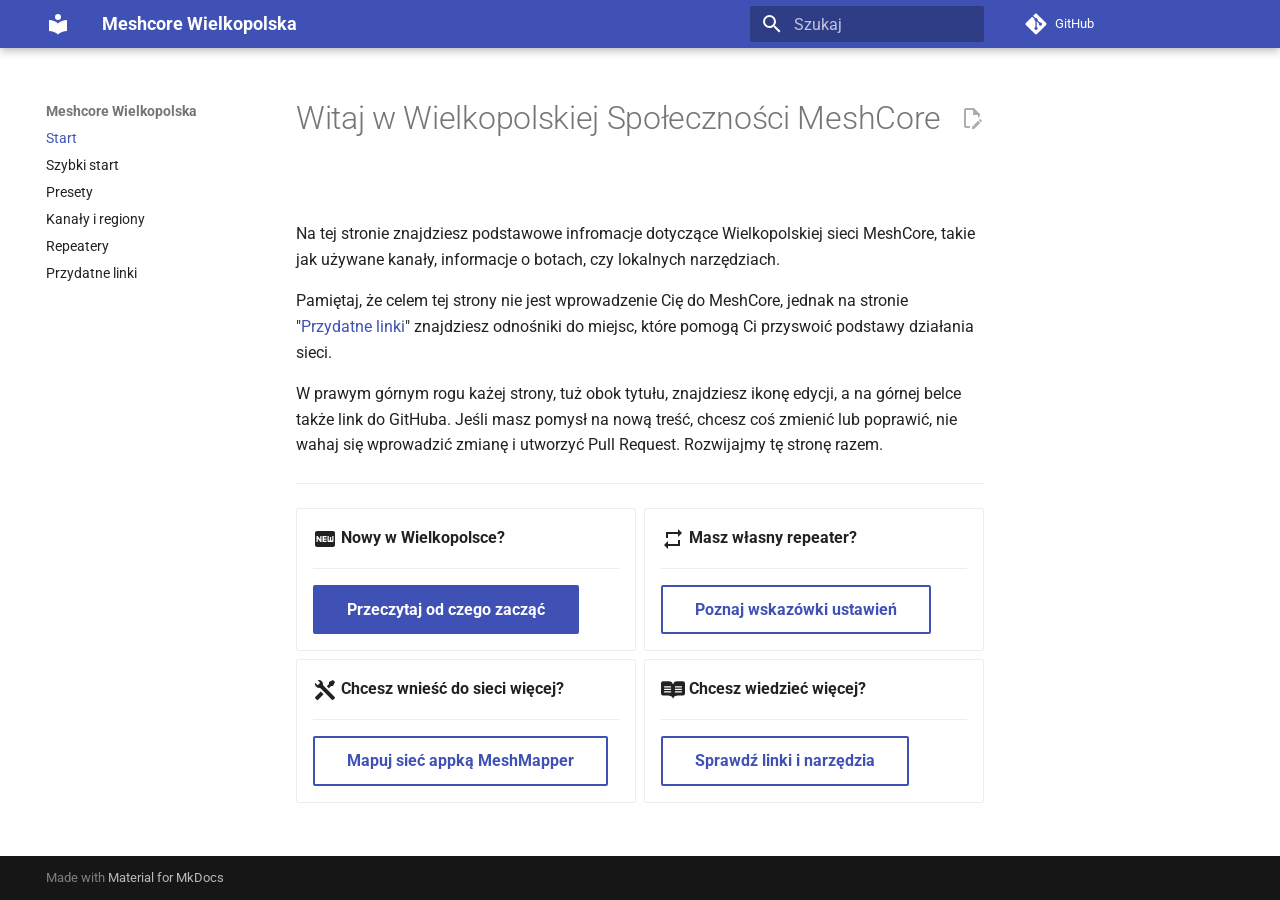
<file: index.html>
<!doctype html>
<html lang="pl" class="no-js">
  <head>
    
      <meta charset="utf-8">
      <meta name="viewport" content="width=device-width,initial-scale=1">
      
        <meta name="description" content="Lokalna wiki Wielkopolskiej Społeczności MeshCore">
      
      
      
        <link rel="canonical" href="https://mcwlkp.pl/">
      
      
      
        <link rel="next" href="quickstart/">
      
      
        
      
      
      <link rel="icon" href="assets/images/favicon.png">
      <meta name="generator" content="mkdocs-1.6.1, mkdocs-material-9.7.6">
    
    
      
        <title>Meshcore Wielkopolska</title>
      
    
    
      <link rel="stylesheet" href="assets/stylesheets/main.484c7ddc.min.css">
      
      


    
    
      
    
    
      
        
        
        <link rel="preconnect" href="https://fonts.gstatic.com" crossorigin>
        <link rel="stylesheet" href="https://fonts.googleapis.com/css?family=Roboto:300,300i,400,400i,700,700i%7CRoboto+Mono:400,400i,700,700i&display=fallback">
        <style>:root{--md-text-font:"Roboto";--md-code-font:"Roboto Mono"}</style>
      
    
    
    <script>__md_scope=new URL(".",location),__md_hash=e=>[...e].reduce(((e,_)=>(e<<5)-e+_.charCodeAt(0)),0),__md_get=(e,_=localStorage,t=__md_scope)=>JSON.parse(_.getItem(t.pathname+"."+e)),__md_set=(e,_,t=localStorage,a=__md_scope)=>{try{t.setItem(a.pathname+"."+e,JSON.stringify(_))}catch(e){}}</script>
    
      

    
    
  </head>
  
  
    <body dir="ltr">
  
    
    <input class="md-toggle" data-md-toggle="drawer" type="checkbox" id="__drawer" autocomplete="off">
    <input class="md-toggle" data-md-toggle="search" type="checkbox" id="__search" autocomplete="off">
    <label class="md-overlay" for="__drawer"></label>
    <div data-md-component="skip">
      
        
        <a href="#witaj-w-wielkopolskiej-spoecznosci-meshcore" class="md-skip">
          Przejdź do treści
        </a>
      
    </div>
    <div data-md-component="announce">
      
    </div>
    
    
      

  

<header class="md-header md-header--shadow" data-md-component="header">
  <nav class="md-header__inner md-grid" aria-label="Nagłówek">
    <a href="." title="Meshcore Wielkopolska" class="md-header__button md-logo" aria-label="Meshcore Wielkopolska" data-md-component="logo">
      
  
  <svg xmlns="http://www.w3.org/2000/svg" viewBox="0 0 24 24"><path d="M12 8a3 3 0 0 0 3-3 3 3 0 0 0-3-3 3 3 0 0 0-3 3 3 3 0 0 0 3 3m0 3.54C9.64 9.35 6.5 8 3 8v11c3.5 0 6.64 1.35 9 3.54 2.36-2.19 5.5-3.54 9-3.54V8c-3.5 0-6.64 1.35-9 3.54"/></svg>

    </a>
    <label class="md-header__button md-icon" for="__drawer">
      
      <svg xmlns="http://www.w3.org/2000/svg" viewBox="0 0 24 24"><path d="M3 6h18v2H3zm0 5h18v2H3zm0 5h18v2H3z"/></svg>
    </label>
    <div class="md-header__title" data-md-component="header-title">
      <div class="md-header__ellipsis">
        <div class="md-header__topic">
          <span class="md-ellipsis">
            Meshcore Wielkopolska
          </span>
        </div>
        <div class="md-header__topic" data-md-component="header-topic">
          <span class="md-ellipsis">
            
              Start
            
          </span>
        </div>
      </div>
    </div>
    
    
      <script>var palette=__md_get("__palette");if(palette&&palette.color){if("(prefers-color-scheme)"===palette.color.media){var media=matchMedia("(prefers-color-scheme: light)"),input=document.querySelector(media.matches?"[data-md-color-media='(prefers-color-scheme: light)']":"[data-md-color-media='(prefers-color-scheme: dark)']");palette.color.media=input.getAttribute("data-md-color-media"),palette.color.scheme=input.getAttribute("data-md-color-scheme"),palette.color.primary=input.getAttribute("data-md-color-primary"),palette.color.accent=input.getAttribute("data-md-color-accent")}for(var[key,value]of Object.entries(palette.color))document.body.setAttribute("data-md-color-"+key,value)}</script>
    
    
    
      
      
        <label class="md-header__button md-icon" for="__search">
          
          <svg xmlns="http://www.w3.org/2000/svg" viewBox="0 0 24 24"><path d="M9.5 3A6.5 6.5 0 0 1 16 9.5c0 1.61-.59 3.09-1.56 4.23l.27.27h.79l5 5-1.5 1.5-5-5v-.79l-.27-.27A6.52 6.52 0 0 1 9.5 16 6.5 6.5 0 0 1 3 9.5 6.5 6.5 0 0 1 9.5 3m0 2C7 5 5 7 5 9.5S7 14 9.5 14 14 12 14 9.5 12 5 9.5 5"/></svg>
        </label>
        <div class="md-search" data-md-component="search" role="dialog">
  <label class="md-search__overlay" for="__search"></label>
  <div class="md-search__inner" role="search">
    <form class="md-search__form" name="search">
      <input type="text" class="md-search__input" name="query" aria-label="Szukaj" placeholder="Szukaj" autocapitalize="off" autocorrect="off" autocomplete="off" spellcheck="false" data-md-component="search-query" required>
      <label class="md-search__icon md-icon" for="__search">
        
        <svg xmlns="http://www.w3.org/2000/svg" viewBox="0 0 24 24"><path d="M9.5 3A6.5 6.5 0 0 1 16 9.5c0 1.61-.59 3.09-1.56 4.23l.27.27h.79l5 5-1.5 1.5-5-5v-.79l-.27-.27A6.52 6.52 0 0 1 9.5 16 6.5 6.5 0 0 1 3 9.5 6.5 6.5 0 0 1 9.5 3m0 2C7 5 5 7 5 9.5S7 14 9.5 14 14 12 14 9.5 12 5 9.5 5"/></svg>
        
        <svg xmlns="http://www.w3.org/2000/svg" viewBox="0 0 24 24"><path d="M20 11v2H8l5.5 5.5-1.42 1.42L4.16 12l7.92-7.92L13.5 5.5 8 11z"/></svg>
      </label>
      <nav class="md-search__options" aria-label="Szukaj">
        
        <button type="reset" class="md-search__icon md-icon" title="Wyczyść" aria-label="Wyczyść" tabindex="-1">
          
          <svg xmlns="http://www.w3.org/2000/svg" viewBox="0 0 24 24"><path d="M19 6.41 17.59 5 12 10.59 6.41 5 5 6.41 10.59 12 5 17.59 6.41 19 12 13.41 17.59 19 19 17.59 13.41 12z"/></svg>
        </button>
      </nav>
      
        <div class="md-search__suggest" data-md-component="search-suggest"></div>
      
    </form>
    <div class="md-search__output">
      <div class="md-search__scrollwrap" tabindex="0" data-md-scrollfix>
        <div class="md-search-result" data-md-component="search-result">
          <div class="md-search-result__meta">
            Inicjowanie wyszukiwania
          </div>
          <ol class="md-search-result__list" role="presentation"></ol>
        </div>
      </div>
    </div>
  </div>
</div>
      
    
    
      <div class="md-header__source">
        <a href="https://github.com/chybaDapi/awesome-meshcore-wlkp" title="Przejdź do repozytorium" class="md-source" data-md-component="source">
  <div class="md-source__icon md-icon">
    
    <svg xmlns="http://www.w3.org/2000/svg" viewBox="0 0 448 512"><!--! Font Awesome Free 7.1.0 by @fontawesome - https://fontawesome.com License - https://fontawesome.com/license/free (Icons: CC BY 4.0, Fonts: SIL OFL 1.1, Code: MIT License) Copyright 2025 Fonticons, Inc.--><path d="M439.6 236.1 244 40.5c-5.4-5.5-12.8-8.5-20.4-8.5s-15 3-20.4 8.4L162.5 81l51.5 51.5c27.1-9.1 52.7 16.8 43.4 43.7l49.7 49.7c34.2-11.8 61.2 31 35.5 56.7-26.5 26.5-70.2-2.9-56-37.3L240.3 199v121.9c25.3 12.5 22.3 41.8 9.1 55-6.4 6.4-15.2 10.1-24.3 10.1s-17.8-3.6-24.3-10.1c-17.6-17.6-11.1-46.9 11.2-56v-123c-20.8-8.5-24.6-30.7-18.6-45L142.6 101 8.5 235.1C3 240.6 0 247.9 0 255.5s3 15 8.5 20.4l195.6 195.7c5.4 5.4 12.7 8.4 20.4 8.4s15-3 20.4-8.4l194.7-194.7c5.4-5.4 8.4-12.8 8.4-20.4s-3-15-8.4-20.4"/></svg>
  </div>
  <div class="md-source__repository">
    GitHub
  </div>
</a>
      </div>
    
  </nav>
  
</header>
    
    <div class="md-container" data-md-component="container">
      
      
        
          
        
      
      <main class="md-main" data-md-component="main">
        <div class="md-main__inner md-grid">
          
            
              
              <div class="md-sidebar md-sidebar--primary" data-md-component="sidebar" data-md-type="navigation" >
                <div class="md-sidebar__scrollwrap">
                  <div class="md-sidebar__inner">
                    



<nav class="md-nav md-nav--primary" aria-label="Nawigacja" data-md-level="0">
  <label class="md-nav__title" for="__drawer">
    <a href="." title="Meshcore Wielkopolska" class="md-nav__button md-logo" aria-label="Meshcore Wielkopolska" data-md-component="logo">
      
  
  <svg xmlns="http://www.w3.org/2000/svg" viewBox="0 0 24 24"><path d="M12 8a3 3 0 0 0 3-3 3 3 0 0 0-3-3 3 3 0 0 0-3 3 3 3 0 0 0 3 3m0 3.54C9.64 9.35 6.5 8 3 8v11c3.5 0 6.64 1.35 9 3.54 2.36-2.19 5.5-3.54 9-3.54V8c-3.5 0-6.64 1.35-9 3.54"/></svg>

    </a>
    Meshcore Wielkopolska
  </label>
  
    <div class="md-nav__source">
      <a href="https://github.com/chybaDapi/awesome-meshcore-wlkp" title="Przejdź do repozytorium" class="md-source" data-md-component="source">
  <div class="md-source__icon md-icon">
    
    <svg xmlns="http://www.w3.org/2000/svg" viewBox="0 0 448 512"><!--! Font Awesome Free 7.1.0 by @fontawesome - https://fontawesome.com License - https://fontawesome.com/license/free (Icons: CC BY 4.0, Fonts: SIL OFL 1.1, Code: MIT License) Copyright 2025 Fonticons, Inc.--><path d="M439.6 236.1 244 40.5c-5.4-5.5-12.8-8.5-20.4-8.5s-15 3-20.4 8.4L162.5 81l51.5 51.5c27.1-9.1 52.7 16.8 43.4 43.7l49.7 49.7c34.2-11.8 61.2 31 35.5 56.7-26.5 26.5-70.2-2.9-56-37.3L240.3 199v121.9c25.3 12.5 22.3 41.8 9.1 55-6.4 6.4-15.2 10.1-24.3 10.1s-17.8-3.6-24.3-10.1c-17.6-17.6-11.1-46.9 11.2-56v-123c-20.8-8.5-24.6-30.7-18.6-45L142.6 101 8.5 235.1C3 240.6 0 247.9 0 255.5s3 15 8.5 20.4l195.6 195.7c5.4 5.4 12.7 8.4 20.4 8.4s15-3 20.4-8.4l194.7-194.7c5.4-5.4 8.4-12.8 8.4-20.4s-3-15-8.4-20.4"/></svg>
  </div>
  <div class="md-source__repository">
    GitHub
  </div>
</a>
    </div>
  
  <ul class="md-nav__list" data-md-scrollfix>
    
      
      
  
  
    
  
  
  
    <li class="md-nav__item md-nav__item--active">
      
      <input class="md-nav__toggle md-toggle" type="checkbox" id="__toc">
      
      
        
      
      
      <a href="." class="md-nav__link md-nav__link--active">
        
  
  
  <span class="md-ellipsis">
    
  
    Start
  

    
  </span>
  
  

      </a>
      
    </li>
  

    
      
      
  
  
  
  
    <li class="md-nav__item">
      <a href="quickstart/" class="md-nav__link">
        
  
  
  <span class="md-ellipsis">
    
  
    Szybki start
  

    
  </span>
  
  

      </a>
    </li>
  

    
      
      
  
  
  
  
    <li class="md-nav__item">
      <a href="presets/" class="md-nav__link">
        
  
  
  <span class="md-ellipsis">
    
  
    Presety
  

    
  </span>
  
  

      </a>
    </li>
  

    
      
      
  
  
  
  
    <li class="md-nav__item">
      <a href="channels/" class="md-nav__link">
        
  
  
  <span class="md-ellipsis">
    
  
    Kanały i regiony
  

    
  </span>
  
  

      </a>
    </li>
  

    
      
      
  
  
  
  
    <li class="md-nav__item">
      <a href="repeaters/" class="md-nav__link">
        
  
  
  <span class="md-ellipsis">
    
  
    Repeatery
  

    
  </span>
  
  

      </a>
    </li>
  

    
      
      
  
  
  
  
    <li class="md-nav__item">
      <a href="resources/" class="md-nav__link">
        
  
  
  <span class="md-ellipsis">
    
  
    Przydatne linki
  

    
  </span>
  
  

      </a>
    </li>
  

    
  </ul>
</nav>
                  </div>
                </div>
              </div>
            
            
              
              <div class="md-sidebar md-sidebar--secondary" data-md-component="sidebar" data-md-type="toc" >
                <div class="md-sidebar__scrollwrap">
                  <div class="md-sidebar__inner">
                    

<nav class="md-nav md-nav--secondary" aria-label="Spis treści">
  
  
  
    
  
  
</nav>
                  </div>
                </div>
              </div>
            
          
          
            <div class="md-content" data-md-component="content">
              
              <article class="md-content__inner md-typeset">
                
                  


  
    <a href="https://github.com/chybaDapi/awesome-meshcore-wlkp/edit/main/docs/index.md" title="Edytuj tę stronę" class="md-content__button md-icon" rel="edit">
      
      <svg xmlns="http://www.w3.org/2000/svg" viewBox="0 0 24 24"><path d="M10 20H6V4h7v5h5v3.1l2-2V8l-6-6H6c-1.1 0-2 .9-2 2v16c0 1.1.9 2 2 2h4zm10.2-7c.1 0 .3.1.4.2l1.3 1.3c.2.2.2.6 0 .8l-1 1-2.1-2.1 1-1c.1-.1.2-.2.4-.2m0 3.9L14.1 23H12v-2.1l6.1-6.1z"/></svg>
    </a>
  
  


<h1 id="witaj-w-wielkopolskiej-spoecznosci-meshcore">Witaj w Wielkopolskiej Społeczności MeshCore<a class="headerlink" href="#witaj-w-wielkopolskiej-spoecznosci-meshcore" title="Permanent link">&para;</a></h1>
<p>Na tej stronie znajdziesz podstawowe infromacje dotyczące Wielkopolskiej sieci MeshCore, takie jak używane kanały, 
informacje o botach, czy lokalnych narzędziach.</p>
<p>Pamiętaj, że celem tej strony nie jest wprowadzenie Cię do MeshCore, jednak na stronie "<a href="resources/">Przydatne linki</a>" 
znajdziesz odnośniki do miejsc, które pomogą Ci przyswoić podstawy działania sieci.</p>
<p>W prawym górnym rogu każej strony, tuż obok tytułu, znajdziesz ikonę edycji, a na górnej belce także link do GitHuba.
Jeśli masz pomysł na nową treść, chcesz coś zmienić lub poprawić, nie wahaj się wprowadzić zmianę i utworzyć Pull Request.
Rozwijajmy tę stronę razem.</p>
<hr />
<div class="grid cards">
<ul>
<li>
<p><span class="twemoji lg middle"><svg xmlns="http://www.w3.org/2000/svg" viewBox="0 0 24 24"><path d="M20 4c1.11 0 2 .89 2 2v12c0 1.11-.89 2-2 2H4c-1.11 0-2-.89-2-2V6c0-1.11.89-2 2-2zM8.5 15V9H7.25v3.5L4.75 9H3.5v6h1.25v-3.5L7.3 15zm5-4.74V9h-4v6h4v-1.25H11v-1.11h2.5v-1.26H11v-1.12zm7 3.74V9h-1.25v4.5h-1.12V10h-1.25v3.5h-1.13V9H14.5v5a1 1 0 0 0 1 1h4a1 1 0 0 0 1-1"/></svg></span> <strong>Nowy w Wielkopolsce?</strong></p>
<hr />
<p><a class="md-button md-button--primary" href="/quickstart">Przeczytaj od czego zacząć</a></p>
</li>
<li>
<p><span class="twemoji lg middle"><svg xmlns="http://www.w3.org/2000/svg" viewBox="0 0 24 24"><path d="M17 17H7v-3l-4 4 4 4v-3h12v-6h-2M7 7h10v3l4-4-4-4v3H5v6h2z"/></svg></span> <strong>Masz własny repeater?</strong></p>
<hr />
<p><a class="md-button" href="/repeaters/">Poznaj wskazówki ustawień</a></p>
</li>
<li>
<p><span class="twemoji lg middle"><svg xmlns="http://www.w3.org/2000/svg" viewBox="0 0 24 24"><path d="m21.71 20.29-1.42 1.42a1 1 0 0 1-1.41 0L7 9.85A3.8 3.8 0 0 1 6 10a4 4 0 0 1-3.78-5.3l2.54 2.54.53-.53 1.42-1.42.53-.53L4.7 2.22A4 4 0 0 1 10 6a3.8 3.8 0 0 1-.15 1l11.86 11.88a1 1 0 0 1 0 1.41M2.29 18.88a1 1 0 0 0 0 1.41l1.42 1.42a1 1 0 0 0 1.41 0l5.47-5.46-2.83-2.83M20 2l-4 2v2l-2.17 2.17 2 2L18 8h2l2-4Z"/></svg></span> <strong>Chcesz wnieść do sieci więcej?</strong></p>
<hr />
<p><a class="md-button" href="/resources/#narzedzia">Mapuj sieć appką MeshMapper</a></p>
</li>
<li>
<p><span class="twemoji lg middle"><svg xmlns="http://www.w3.org/2000/svg" viewBox="0 0 24 24"><path d="M22.011 3.269H16.19a4.29 4.29 0 0 0-4.185 3.345A4.29 4.29 0 0 0 7.819 3.27H2a2 2 0 0 0-2.001 2v10.244a2 2 0 0 0 2 2h3.738c4.257 0 5.53 1.025 6.138 3.134a.11.11 0 0 0 .112.084h.024a.11.11 0 0 0 .112-.084c.612-2.109 1.885-3.133 6.138-3.133h3.737a2 2 0 0 0 2.001-2V5.27a2 2 0 0 0-1.989-2ZM10.083 14.325a.144.144 0 0 1-.144.144H3.257a.144.144 0 0 1-.144-.144v-.953a.144.144 0 0 1 .144-.144H9.94a.144.144 0 0 1 .144.144zm0-2.537a.144.144 0 0 1-.144.144H3.257a.144.144 0 0 1-.144-.144v-.952a.144.144 0 0 1 .144-.144H9.94a.144.144 0 0 1 .144.144zm0-2.537a.144.144 0 0 1-.144.144H3.257a.144.144 0 0 1-.144-.144V8.3a.144.144 0 0 1 .144-.144H9.94a.144.144 0 0 1 .144.144zm10.804 5.07a.144.144 0 0 1-.144.144h-6.682a.144.144 0 0 1-.144-.144v-.953a.144.144 0 0 1 .144-.144h6.682a.144.144 0 0 1 .144.144zm0-2.537a.144.144 0 0 1-.144.144h-6.682a.144.144 0 0 1-.144-.144v-.952a.144.144 0 0 1 .144-.144h6.682a.144.144 0 0 1 .144.144zm0-2.537a.144.144 0 0 1-.144.144h-6.682a.144.144 0 0 1-.144-.144V8.3a.144.144 0 0 1 .144-.144h6.682a.144.144 0 0 1 .144.144v.952z"/></svg></span> <strong>Chcesz wiedzieć więcej?</strong></p>
<hr />
<p><a class="md-button" href="/resources/">Sprawdź linki i narzędzia</a></p>
</li>
</ul>
</div>












                
              </article>
            </div>
          
          
<script>var target=document.getElementById(location.hash.slice(1));target&&target.name&&(target.checked=target.name.startsWith("__tabbed_"))</script>
        </div>
        
          <button type="button" class="md-top md-icon" data-md-component="top" hidden>
  
  <svg xmlns="http://www.w3.org/2000/svg" viewBox="0 0 24 24"><path d="M13 20h-2V8l-5.5 5.5-1.42-1.42L12 4.16l7.92 7.92-1.42 1.42L13 8z"/></svg>
  Powrót do góry
</button>
        
      </main>
      
        <footer class="md-footer">
  
  <div class="md-footer-meta md-typeset">
    <div class="md-footer-meta__inner md-grid">
      <div class="md-copyright">
  
  
    Made with
    <a href="https://squidfunk.github.io/mkdocs-material/" target="_blank" rel="noopener">
      Material for MkDocs
    </a>
  
</div>
      
    </div>
  </div>
</footer>
      
    </div>
    <div class="md-dialog" data-md-component="dialog">
      <div class="md-dialog__inner md-typeset"></div>
    </div>
    
    
    
      
      
      <script id="__config" type="application/json">{"annotate": null, "base": ".", "features": ["navigation.instant", "navigation.tracking", "navigation.expand", "navigation.top", "search.suggest", "search.highlight", "content.action.edit"], "search": "assets/javascripts/workers/search.2c215733.min.js", "tags": null, "translations": {"clipboard.copied": "Skopiowano do schowka", "clipboard.copy": "Kopiuj do schowka", "search.result.more.one": "1 wi\u0119cej na tej stronie", "search.result.more.other": "# wi\u0119cej na tej stronie", "search.result.none": "Brak wynik\u00f3w wyszukiwania", "search.result.one": "Wyniki wyszukiwania: 1", "search.result.other": "Wyniki wyszukiwania: #", "search.result.placeholder": "Zacznij pisa\u0107, aby szuka\u0107", "search.result.term.missing": "Brak", "select.version": "Wybierz wersj\u0119"}, "version": null}</script>
    
    
      <script src="assets/javascripts/bundle.79ae519e.min.js"></script>
      
    
  </body>
</html>
</file>
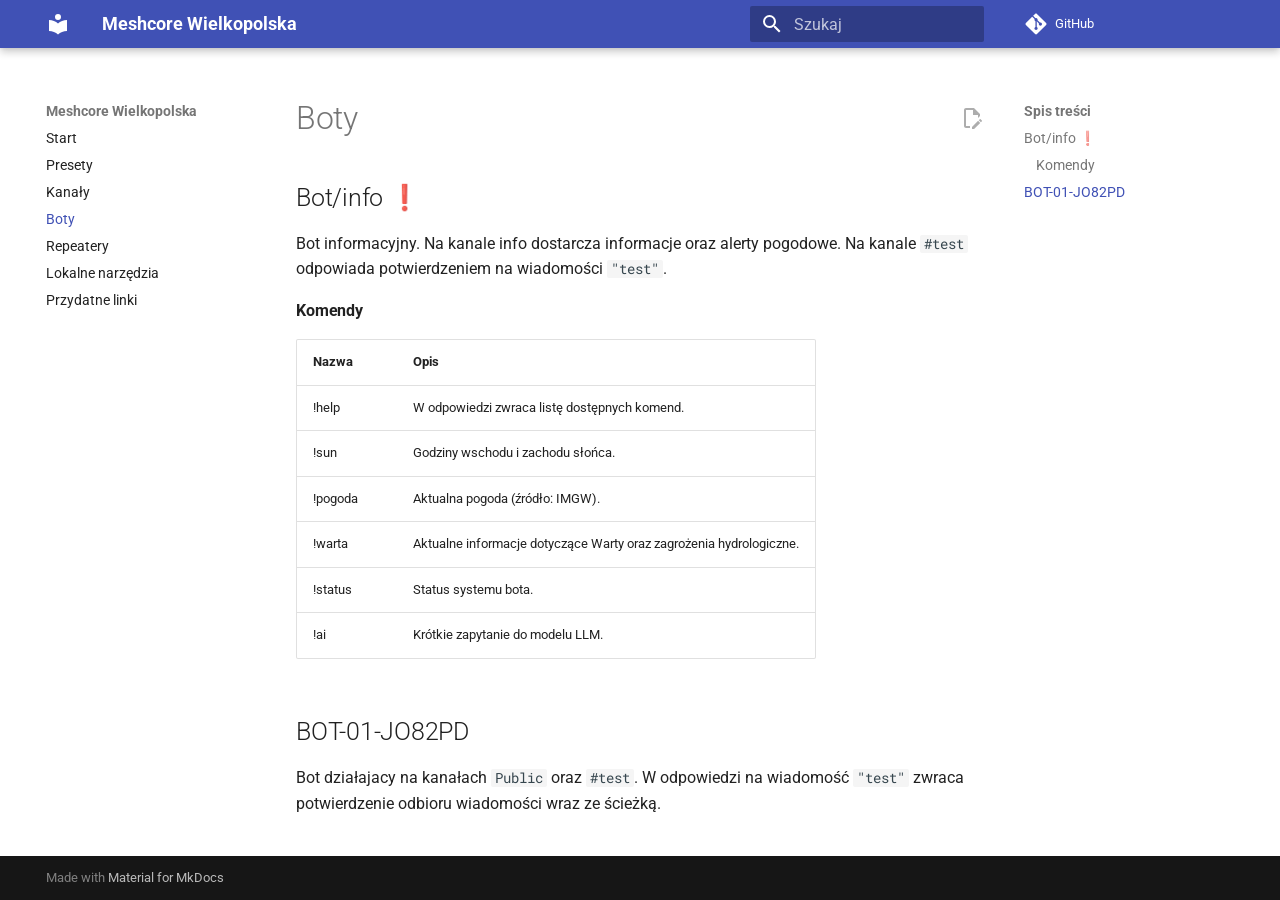
<file: bots/index.html>
<!doctype html>
<html lang="pl" class="no-js">
  <head>
    
      <meta charset="utf-8">
      <meta name="viewport" content="width=device-width,initial-scale=1">
      
        <meta name="description" content="Lokalna wiki Wielkopolskiej Społeczności MeshCore">
      
      
      
        <link rel="canonical" href="https://mcwlkp.pl/bots/">
      
      
        <link rel="prev" href="../channels/">
      
      
        <link rel="next" href="../repeaters/">
      
      
        
      
      
      <link rel="icon" href="../assets/images/favicon.png">
      <meta name="generator" content="mkdocs-1.6.1, mkdocs-material-9.7.1">
    
    
      
        <title>Boty - Meshcore Wielkopolska</title>
      
    
    
      <link rel="stylesheet" href="../assets/stylesheets/main.484c7ddc.min.css">
      
      


    
    
      
    
    
      
        
        
        <link rel="preconnect" href="https://fonts.gstatic.com" crossorigin>
        <link rel="stylesheet" href="https://fonts.googleapis.com/css?family=Roboto:300,300i,400,400i,700,700i%7CRoboto+Mono:400,400i,700,700i&display=fallback">
        <style>:root{--md-text-font:"Roboto";--md-code-font:"Roboto Mono"}</style>
      
    
    
    <script>__md_scope=new URL("..",location),__md_hash=e=>[...e].reduce(((e,_)=>(e<<5)-e+_.charCodeAt(0)),0),__md_get=(e,_=localStorage,t=__md_scope)=>JSON.parse(_.getItem(t.pathname+"."+e)),__md_set=(e,_,t=localStorage,a=__md_scope)=>{try{t.setItem(a.pathname+"."+e,JSON.stringify(_))}catch(e){}}</script>
    
      

    
    
  </head>
  
  
    <body dir="ltr">
  
    
    <input class="md-toggle" data-md-toggle="drawer" type="checkbox" id="__drawer" autocomplete="off">
    <input class="md-toggle" data-md-toggle="search" type="checkbox" id="__search" autocomplete="off">
    <label class="md-overlay" for="__drawer"></label>
    <div data-md-component="skip">
      
        
        <a href="#botinfo" class="md-skip">
          Przejdź do treści
        </a>
      
    </div>
    <div data-md-component="announce">
      
    </div>
    
    
      

  

<header class="md-header md-header--shadow" data-md-component="header">
  <nav class="md-header__inner md-grid" aria-label="Nagłówek">
    <a href=".." title="Meshcore Wielkopolska" class="md-header__button md-logo" aria-label="Meshcore Wielkopolska" data-md-component="logo">
      
  
  <svg xmlns="http://www.w3.org/2000/svg" viewBox="0 0 24 24"><path d="M12 8a3 3 0 0 0 3-3 3 3 0 0 0-3-3 3 3 0 0 0-3 3 3 3 0 0 0 3 3m0 3.54C9.64 9.35 6.5 8 3 8v11c3.5 0 6.64 1.35 9 3.54 2.36-2.19 5.5-3.54 9-3.54V8c-3.5 0-6.64 1.35-9 3.54"/></svg>

    </a>
    <label class="md-header__button md-icon" for="__drawer">
      
      <svg xmlns="http://www.w3.org/2000/svg" viewBox="0 0 24 24"><path d="M3 6h18v2H3zm0 5h18v2H3zm0 5h18v2H3z"/></svg>
    </label>
    <div class="md-header__title" data-md-component="header-title">
      <div class="md-header__ellipsis">
        <div class="md-header__topic">
          <span class="md-ellipsis">
            Meshcore Wielkopolska
          </span>
        </div>
        <div class="md-header__topic" data-md-component="header-topic">
          <span class="md-ellipsis">
            
              Boty
            
          </span>
        </div>
      </div>
    </div>
    
    
      <script>var palette=__md_get("__palette");if(palette&&palette.color){if("(prefers-color-scheme)"===palette.color.media){var media=matchMedia("(prefers-color-scheme: light)"),input=document.querySelector(media.matches?"[data-md-color-media='(prefers-color-scheme: light)']":"[data-md-color-media='(prefers-color-scheme: dark)']");palette.color.media=input.getAttribute("data-md-color-media"),palette.color.scheme=input.getAttribute("data-md-color-scheme"),palette.color.primary=input.getAttribute("data-md-color-primary"),palette.color.accent=input.getAttribute("data-md-color-accent")}for(var[key,value]of Object.entries(palette.color))document.body.setAttribute("data-md-color-"+key,value)}</script>
    
    
    
      
      
        <label class="md-header__button md-icon" for="__search">
          
          <svg xmlns="http://www.w3.org/2000/svg" viewBox="0 0 24 24"><path d="M9.5 3A6.5 6.5 0 0 1 16 9.5c0 1.61-.59 3.09-1.56 4.23l.27.27h.79l5 5-1.5 1.5-5-5v-.79l-.27-.27A6.52 6.52 0 0 1 9.5 16 6.5 6.5 0 0 1 3 9.5 6.5 6.5 0 0 1 9.5 3m0 2C7 5 5 7 5 9.5S7 14 9.5 14 14 12 14 9.5 12 5 9.5 5"/></svg>
        </label>
        <div class="md-search" data-md-component="search" role="dialog">
  <label class="md-search__overlay" for="__search"></label>
  <div class="md-search__inner" role="search">
    <form class="md-search__form" name="search">
      <input type="text" class="md-search__input" name="query" aria-label="Szukaj" placeholder="Szukaj" autocapitalize="off" autocorrect="off" autocomplete="off" spellcheck="false" data-md-component="search-query" required>
      <label class="md-search__icon md-icon" for="__search">
        
        <svg xmlns="http://www.w3.org/2000/svg" viewBox="0 0 24 24"><path d="M9.5 3A6.5 6.5 0 0 1 16 9.5c0 1.61-.59 3.09-1.56 4.23l.27.27h.79l5 5-1.5 1.5-5-5v-.79l-.27-.27A6.52 6.52 0 0 1 9.5 16 6.5 6.5 0 0 1 3 9.5 6.5 6.5 0 0 1 9.5 3m0 2C7 5 5 7 5 9.5S7 14 9.5 14 14 12 14 9.5 12 5 9.5 5"/></svg>
        
        <svg xmlns="http://www.w3.org/2000/svg" viewBox="0 0 24 24"><path d="M20 11v2H8l5.5 5.5-1.42 1.42L4.16 12l7.92-7.92L13.5 5.5 8 11z"/></svg>
      </label>
      <nav class="md-search__options" aria-label="Szukaj">
        
        <button type="reset" class="md-search__icon md-icon" title="Wyczyść" aria-label="Wyczyść" tabindex="-1">
          
          <svg xmlns="http://www.w3.org/2000/svg" viewBox="0 0 24 24"><path d="M19 6.41 17.59 5 12 10.59 6.41 5 5 6.41 10.59 12 5 17.59 6.41 19 12 13.41 17.59 19 19 17.59 13.41 12z"/></svg>
        </button>
      </nav>
      
        <div class="md-search__suggest" data-md-component="search-suggest"></div>
      
    </form>
    <div class="md-search__output">
      <div class="md-search__scrollwrap" tabindex="0" data-md-scrollfix>
        <div class="md-search-result" data-md-component="search-result">
          <div class="md-search-result__meta">
            Inicjowanie wyszukiwania
          </div>
          <ol class="md-search-result__list" role="presentation"></ol>
        </div>
      </div>
    </div>
  </div>
</div>
      
    
    
      <div class="md-header__source">
        <a href="https://github.com/chybaDapi/awesome-meshcore-wlkp" title="Przejdź do repozytorium" class="md-source" data-md-component="source">
  <div class="md-source__icon md-icon">
    
    <svg xmlns="http://www.w3.org/2000/svg" viewBox="0 0 448 512"><!--! Font Awesome Free 7.1.0 by @fontawesome - https://fontawesome.com License - https://fontawesome.com/license/free (Icons: CC BY 4.0, Fonts: SIL OFL 1.1, Code: MIT License) Copyright 2025 Fonticons, Inc.--><path d="M439.6 236.1 244 40.5c-5.4-5.5-12.8-8.5-20.4-8.5s-15 3-20.4 8.4L162.5 81l51.5 51.5c27.1-9.1 52.7 16.8 43.4 43.7l49.7 49.7c34.2-11.8 61.2 31 35.5 56.7-26.5 26.5-70.2-2.9-56-37.3L240.3 199v121.9c25.3 12.5 22.3 41.8 9.1 55-6.4 6.4-15.2 10.1-24.3 10.1s-17.8-3.6-24.3-10.1c-17.6-17.6-11.1-46.9 11.2-56v-123c-20.8-8.5-24.6-30.7-18.6-45L142.6 101 8.5 235.1C3 240.6 0 247.9 0 255.5s3 15 8.5 20.4l195.6 195.7c5.4 5.4 12.7 8.4 20.4 8.4s15-3 20.4-8.4l194.7-194.7c5.4-5.4 8.4-12.8 8.4-20.4s-3-15-8.4-20.4"/></svg>
  </div>
  <div class="md-source__repository">
    GitHub
  </div>
</a>
      </div>
    
  </nav>
  
</header>
    
    <div class="md-container" data-md-component="container">
      
      
        
          
        
      
      <main class="md-main" data-md-component="main">
        <div class="md-main__inner md-grid">
          
            
              
              <div class="md-sidebar md-sidebar--primary" data-md-component="sidebar" data-md-type="navigation" >
                <div class="md-sidebar__scrollwrap">
                  <div class="md-sidebar__inner">
                    



<nav class="md-nav md-nav--primary" aria-label="Nawigacja" data-md-level="0">
  <label class="md-nav__title" for="__drawer">
    <a href=".." title="Meshcore Wielkopolska" class="md-nav__button md-logo" aria-label="Meshcore Wielkopolska" data-md-component="logo">
      
  
  <svg xmlns="http://www.w3.org/2000/svg" viewBox="0 0 24 24"><path d="M12 8a3 3 0 0 0 3-3 3 3 0 0 0-3-3 3 3 0 0 0-3 3 3 3 0 0 0 3 3m0 3.54C9.64 9.35 6.5 8 3 8v11c3.5 0 6.64 1.35 9 3.54 2.36-2.19 5.5-3.54 9-3.54V8c-3.5 0-6.64 1.35-9 3.54"/></svg>

    </a>
    Meshcore Wielkopolska
  </label>
  
    <div class="md-nav__source">
      <a href="https://github.com/chybaDapi/awesome-meshcore-wlkp" title="Przejdź do repozytorium" class="md-source" data-md-component="source">
  <div class="md-source__icon md-icon">
    
    <svg xmlns="http://www.w3.org/2000/svg" viewBox="0 0 448 512"><!--! Font Awesome Free 7.1.0 by @fontawesome - https://fontawesome.com License - https://fontawesome.com/license/free (Icons: CC BY 4.0, Fonts: SIL OFL 1.1, Code: MIT License) Copyright 2025 Fonticons, Inc.--><path d="M439.6 236.1 244 40.5c-5.4-5.5-12.8-8.5-20.4-8.5s-15 3-20.4 8.4L162.5 81l51.5 51.5c27.1-9.1 52.7 16.8 43.4 43.7l49.7 49.7c34.2-11.8 61.2 31 35.5 56.7-26.5 26.5-70.2-2.9-56-37.3L240.3 199v121.9c25.3 12.5 22.3 41.8 9.1 55-6.4 6.4-15.2 10.1-24.3 10.1s-17.8-3.6-24.3-10.1c-17.6-17.6-11.1-46.9 11.2-56v-123c-20.8-8.5-24.6-30.7-18.6-45L142.6 101 8.5 235.1C3 240.6 0 247.9 0 255.5s3 15 8.5 20.4l195.6 195.7c5.4 5.4 12.7 8.4 20.4 8.4s15-3 20.4-8.4l194.7-194.7c5.4-5.4 8.4-12.8 8.4-20.4s-3-15-8.4-20.4"/></svg>
  </div>
  <div class="md-source__repository">
    GitHub
  </div>
</a>
    </div>
  
  <ul class="md-nav__list" data-md-scrollfix>
    
      
      
  
  
  
  
    <li class="md-nav__item">
      <a href=".." class="md-nav__link">
        
  
  
  <span class="md-ellipsis">
    
  
    Start
  

    
  </span>
  
  

      </a>
    </li>
  

    
      
      
  
  
  
  
    <li class="md-nav__item">
      <a href="../presets/" class="md-nav__link">
        
  
  
  <span class="md-ellipsis">
    
  
    Presety
  

    
  </span>
  
  

      </a>
    </li>
  

    
      
      
  
  
  
  
    <li class="md-nav__item">
      <a href="../channels/" class="md-nav__link">
        
  
  
  <span class="md-ellipsis">
    
  
    Kanały
  

    
  </span>
  
  

      </a>
    </li>
  

    
      
      
  
  
    
  
  
  
    <li class="md-nav__item md-nav__item--active">
      
      <input class="md-nav__toggle md-toggle" type="checkbox" id="__toc">
      
      
      
        <label class="md-nav__link md-nav__link--active" for="__toc">
          
  
  
  <span class="md-ellipsis">
    
  
    Boty
  

    
  </span>
  
  

          <span class="md-nav__icon md-icon"></span>
        </label>
      
      <a href="./" class="md-nav__link md-nav__link--active">
        
  
  
  <span class="md-ellipsis">
    
  
    Boty
  

    
  </span>
  
  

      </a>
      
        

<nav class="md-nav md-nav--secondary" aria-label="Spis treści">
  
  
  
  
    <label class="md-nav__title" for="__toc">
      <span class="md-nav__icon md-icon"></span>
      Spis treści
    </label>
    <ul class="md-nav__list" data-md-component="toc" data-md-scrollfix>
      
        <li class="md-nav__item">
  <a href="#botinfo" class="md-nav__link">
    <span class="md-ellipsis">
      
        Bot/info ❗
      
    </span>
  </a>
  
    <nav class="md-nav" aria-label="Bot/info ❗">
      <ul class="md-nav__list">
        
          <li class="md-nav__item">
  <a href="#komendy" class="md-nav__link">
    <span class="md-ellipsis">
      
        Komendy
      
    </span>
  </a>
  
</li>
        
      </ul>
    </nav>
  
</li>
      
        <li class="md-nav__item">
  <a href="#bot-01-jo82pd" class="md-nav__link">
    <span class="md-ellipsis">
      
        BOT-01-JO82PD
      
    </span>
  </a>
  
</li>
      
    </ul>
  
</nav>
      
    </li>
  

    
      
      
  
  
  
  
    <li class="md-nav__item">
      <a href="../repeaters/" class="md-nav__link">
        
  
  
  <span class="md-ellipsis">
    
  
    Repeatery
  

    
  </span>
  
  

      </a>
    </li>
  

    
      
      
  
  
  
  
    <li class="md-nav__item">
      <a href="../tools/" class="md-nav__link">
        
  
  
  <span class="md-ellipsis">
    
  
    Lokalne narzędzia
  

    
  </span>
  
  

      </a>
    </li>
  

    
      
      
  
  
  
  
    <li class="md-nav__item">
      <a href="../resources/" class="md-nav__link">
        
  
  
  <span class="md-ellipsis">
    
  
    Przydatne linki
  

    
  </span>
  
  

      </a>
    </li>
  

    
  </ul>
</nav>
                  </div>
                </div>
              </div>
            
            
              
              <div class="md-sidebar md-sidebar--secondary" data-md-component="sidebar" data-md-type="toc" >
                <div class="md-sidebar__scrollwrap">
                  <div class="md-sidebar__inner">
                    

<nav class="md-nav md-nav--secondary" aria-label="Spis treści">
  
  
  
  
    <label class="md-nav__title" for="__toc">
      <span class="md-nav__icon md-icon"></span>
      Spis treści
    </label>
    <ul class="md-nav__list" data-md-component="toc" data-md-scrollfix>
      
        <li class="md-nav__item">
  <a href="#botinfo" class="md-nav__link">
    <span class="md-ellipsis">
      
        Bot/info ❗
      
    </span>
  </a>
  
    <nav class="md-nav" aria-label="Bot/info ❗">
      <ul class="md-nav__list">
        
          <li class="md-nav__item">
  <a href="#komendy" class="md-nav__link">
    <span class="md-ellipsis">
      
        Komendy
      
    </span>
  </a>
  
</li>
        
      </ul>
    </nav>
  
</li>
      
        <li class="md-nav__item">
  <a href="#bot-01-jo82pd" class="md-nav__link">
    <span class="md-ellipsis">
      
        BOT-01-JO82PD
      
    </span>
  </a>
  
</li>
      
    </ul>
  
</nav>
                  </div>
                </div>
              </div>
            
          
          
            <div class="md-content" data-md-component="content">
              
              <article class="md-content__inner md-typeset">
                
                  


  
    <a href="https://github.com/chybaDapi/awesome-meshcore-wlkp/edit/main/docs/bots.md" title="Edytuj tę stronę" class="md-content__button md-icon" rel="edit">
      
      <svg xmlns="http://www.w3.org/2000/svg" viewBox="0 0 24 24"><path d="M10 20H6V4h7v5h5v3.1l2-2V8l-6-6H6c-1.1 0-2 .9-2 2v16c0 1.1.9 2 2 2h4zm10.2-7c.1 0 .3.1.4.2l1.3 1.3c.2.2.2.6 0 .8l-1 1-2.1-2.1 1-1c.1-.1.2-.2.4-.2m0 3.9L14.1 23H12v-2.1l6.1-6.1z"/></svg>
    </a>
  
  


  <h1>Boty</h1>

<h2 id="botinfo">Bot/info ❗<a class="headerlink" href="#botinfo" title="Permanent link">&para;</a></h2>
<p>Bot informacyjny. Na kanale info dostarcza informacje oraz alerty pogodowe. Na kanale <code>#test</code> odpowiada potwierdzeniem na wiadomości <code>"test"</code>.</p>
<h4 id="komendy">Komendy<a class="headerlink" href="#komendy" title="Permanent link">&para;</a></h4>
<table>
<thead>
<tr>
<th>Nazwa</th>
<th>Opis</th>
</tr>
</thead>
<tbody>
<tr>
<td>!help</td>
<td>W odpowiedzi zwraca listę dostępnych komend.</td>
</tr>
<tr>
<td>!sun</td>
<td>Godziny wschodu i zachodu słońca.</td>
</tr>
<tr>
<td>!pogoda</td>
<td>Aktualna pogoda (źródło: IMGW).</td>
</tr>
<tr>
<td>!warta</td>
<td>Aktualne informacje dotyczące Warty oraz zagrożenia hydrologiczne.</td>
</tr>
<tr>
<td>!status</td>
<td>Status systemu bota.</td>
</tr>
<tr>
<td>!ai <pytanie></td>
<td>Krótkie zapytanie do modelu LLM.</td>
</tr>
</tbody>
</table>
<h2 id="bot-01-jo82pd">BOT-01-JO82PD<a class="headerlink" href="#bot-01-jo82pd" title="Permanent link">&para;</a></h2>
<p>Bot działajacy na kanałach <code>Public</code> oraz <code>#test</code>. W odpowiedzi na wiadomość <code>"test"</code> zwraca potwierdzenie odbioru wiadomości wraz ze ścieżką.</p>












                
              </article>
            </div>
          
          
<script>var target=document.getElementById(location.hash.slice(1));target&&target.name&&(target.checked=target.name.startsWith("__tabbed_"))</script>
        </div>
        
          <button type="button" class="md-top md-icon" data-md-component="top" hidden>
  
  <svg xmlns="http://www.w3.org/2000/svg" viewBox="0 0 24 24"><path d="M13 20h-2V8l-5.5 5.5-1.42-1.42L12 4.16l7.92 7.92-1.42 1.42L13 8z"/></svg>
  Powrót do góry
</button>
        
      </main>
      
        <footer class="md-footer">
  
  <div class="md-footer-meta md-typeset">
    <div class="md-footer-meta__inner md-grid">
      <div class="md-copyright">
  
  
    Made with
    <a href="https://squidfunk.github.io/mkdocs-material/" target="_blank" rel="noopener">
      Material for MkDocs
    </a>
  
</div>
      
    </div>
  </div>
</footer>
      
    </div>
    <div class="md-dialog" data-md-component="dialog">
      <div class="md-dialog__inner md-typeset"></div>
    </div>
    
    
    
      
      
      <script id="__config" type="application/json">{"annotate": null, "base": "..", "features": ["navigation.instant", "navigation.tracking", "navigation.expand", "navigation.top", "search.suggest", "search.highlight", "content.action.edit"], "search": "../assets/javascripts/workers/search.2c215733.min.js", "tags": null, "translations": {"clipboard.copied": "Skopiowano do schowka", "clipboard.copy": "Kopiuj do schowka", "search.result.more.one": "1 wi\u0119cej na tej stronie", "search.result.more.other": "# wi\u0119cej na tej stronie", "search.result.none": "Brak wynik\u00f3w wyszukiwania", "search.result.one": "Wyniki wyszukiwania: 1", "search.result.other": "Wyniki wyszukiwania: #", "search.result.placeholder": "Zacznij pisa\u0107, aby szuka\u0107", "search.result.term.missing": "Brak", "select.version": "Wybierz wersj\u0119"}, "version": null}</script>
    
    
      <script src="../assets/javascripts/bundle.79ae519e.min.js"></script>
      
    
  </body>
</html>
</file>
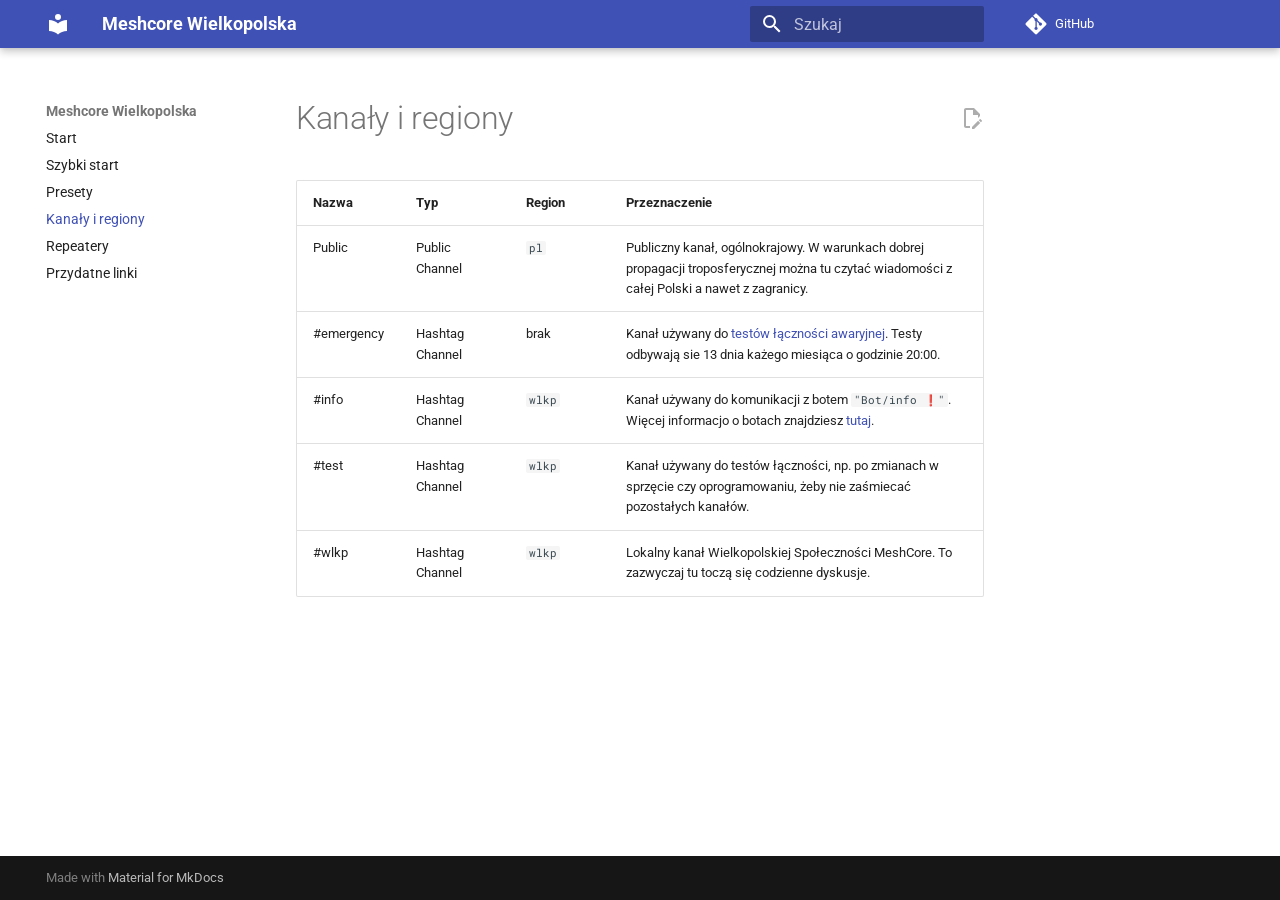
<file: channels/index.html>
<!doctype html>
<html lang="pl" class="no-js">
  <head>
    
      <meta charset="utf-8">
      <meta name="viewport" content="width=device-width,initial-scale=1">
      
        <meta name="description" content="Lokalna wiki Wielkopolskiej Społeczności MeshCore">
      
      
      
        <link rel="canonical" href="https://mcwlkp.pl/channels/">
      
      
        <link rel="prev" href="../presets/">
      
      
        <link rel="next" href="../repeaters/">
      
      
        
      
      
      <link rel="icon" href="../assets/images/favicon.png">
      <meta name="generator" content="mkdocs-1.6.1, mkdocs-material-9.7.6">
    
    
      
        <title>Kanały i regiony - Meshcore Wielkopolska</title>
      
    
    
      <link rel="stylesheet" href="../assets/stylesheets/main.484c7ddc.min.css">
      
      


    
    
      
    
    
      
        
        
        <link rel="preconnect" href="https://fonts.gstatic.com" crossorigin>
        <link rel="stylesheet" href="https://fonts.googleapis.com/css?family=Roboto:300,300i,400,400i,700,700i%7CRoboto+Mono:400,400i,700,700i&display=fallback">
        <style>:root{--md-text-font:"Roboto";--md-code-font:"Roboto Mono"}</style>
      
    
    
    <script>__md_scope=new URL("..",location),__md_hash=e=>[...e].reduce(((e,_)=>(e<<5)-e+_.charCodeAt(0)),0),__md_get=(e,_=localStorage,t=__md_scope)=>JSON.parse(_.getItem(t.pathname+"."+e)),__md_set=(e,_,t=localStorage,a=__md_scope)=>{try{t.setItem(a.pathname+"."+e,JSON.stringify(_))}catch(e){}}</script>
    
      

    
    
  </head>
  
  
    <body dir="ltr">
  
    
    <input class="md-toggle" data-md-toggle="drawer" type="checkbox" id="__drawer" autocomplete="off">
    <input class="md-toggle" data-md-toggle="search" type="checkbox" id="__search" autocomplete="off">
    <label class="md-overlay" for="__drawer"></label>
    <div data-md-component="skip">
      
    </div>
    <div data-md-component="announce">
      
    </div>
    
    
      

  

<header class="md-header md-header--shadow" data-md-component="header">
  <nav class="md-header__inner md-grid" aria-label="Nagłówek">
    <a href=".." title="Meshcore Wielkopolska" class="md-header__button md-logo" aria-label="Meshcore Wielkopolska" data-md-component="logo">
      
  
  <svg xmlns="http://www.w3.org/2000/svg" viewBox="0 0 24 24"><path d="M12 8a3 3 0 0 0 3-3 3 3 0 0 0-3-3 3 3 0 0 0-3 3 3 3 0 0 0 3 3m0 3.54C9.64 9.35 6.5 8 3 8v11c3.5 0 6.64 1.35 9 3.54 2.36-2.19 5.5-3.54 9-3.54V8c-3.5 0-6.64 1.35-9 3.54"/></svg>

    </a>
    <label class="md-header__button md-icon" for="__drawer">
      
      <svg xmlns="http://www.w3.org/2000/svg" viewBox="0 0 24 24"><path d="M3 6h18v2H3zm0 5h18v2H3zm0 5h18v2H3z"/></svg>
    </label>
    <div class="md-header__title" data-md-component="header-title">
      <div class="md-header__ellipsis">
        <div class="md-header__topic">
          <span class="md-ellipsis">
            Meshcore Wielkopolska
          </span>
        </div>
        <div class="md-header__topic" data-md-component="header-topic">
          <span class="md-ellipsis">
            
              Kanały i regiony
            
          </span>
        </div>
      </div>
    </div>
    
    
      <script>var palette=__md_get("__palette");if(palette&&palette.color){if("(prefers-color-scheme)"===palette.color.media){var media=matchMedia("(prefers-color-scheme: light)"),input=document.querySelector(media.matches?"[data-md-color-media='(prefers-color-scheme: light)']":"[data-md-color-media='(prefers-color-scheme: dark)']");palette.color.media=input.getAttribute("data-md-color-media"),palette.color.scheme=input.getAttribute("data-md-color-scheme"),palette.color.primary=input.getAttribute("data-md-color-primary"),palette.color.accent=input.getAttribute("data-md-color-accent")}for(var[key,value]of Object.entries(palette.color))document.body.setAttribute("data-md-color-"+key,value)}</script>
    
    
    
      
      
        <label class="md-header__button md-icon" for="__search">
          
          <svg xmlns="http://www.w3.org/2000/svg" viewBox="0 0 24 24"><path d="M9.5 3A6.5 6.5 0 0 1 16 9.5c0 1.61-.59 3.09-1.56 4.23l.27.27h.79l5 5-1.5 1.5-5-5v-.79l-.27-.27A6.52 6.52 0 0 1 9.5 16 6.5 6.5 0 0 1 3 9.5 6.5 6.5 0 0 1 9.5 3m0 2C7 5 5 7 5 9.5S7 14 9.5 14 14 12 14 9.5 12 5 9.5 5"/></svg>
        </label>
        <div class="md-search" data-md-component="search" role="dialog">
  <label class="md-search__overlay" for="__search"></label>
  <div class="md-search__inner" role="search">
    <form class="md-search__form" name="search">
      <input type="text" class="md-search__input" name="query" aria-label="Szukaj" placeholder="Szukaj" autocapitalize="off" autocorrect="off" autocomplete="off" spellcheck="false" data-md-component="search-query" required>
      <label class="md-search__icon md-icon" for="__search">
        
        <svg xmlns="http://www.w3.org/2000/svg" viewBox="0 0 24 24"><path d="M9.5 3A6.5 6.5 0 0 1 16 9.5c0 1.61-.59 3.09-1.56 4.23l.27.27h.79l5 5-1.5 1.5-5-5v-.79l-.27-.27A6.52 6.52 0 0 1 9.5 16 6.5 6.5 0 0 1 3 9.5 6.5 6.5 0 0 1 9.5 3m0 2C7 5 5 7 5 9.5S7 14 9.5 14 14 12 14 9.5 12 5 9.5 5"/></svg>
        
        <svg xmlns="http://www.w3.org/2000/svg" viewBox="0 0 24 24"><path d="M20 11v2H8l5.5 5.5-1.42 1.42L4.16 12l7.92-7.92L13.5 5.5 8 11z"/></svg>
      </label>
      <nav class="md-search__options" aria-label="Szukaj">
        
        <button type="reset" class="md-search__icon md-icon" title="Wyczyść" aria-label="Wyczyść" tabindex="-1">
          
          <svg xmlns="http://www.w3.org/2000/svg" viewBox="0 0 24 24"><path d="M19 6.41 17.59 5 12 10.59 6.41 5 5 6.41 10.59 12 5 17.59 6.41 19 12 13.41 17.59 19 19 17.59 13.41 12z"/></svg>
        </button>
      </nav>
      
        <div class="md-search__suggest" data-md-component="search-suggest"></div>
      
    </form>
    <div class="md-search__output">
      <div class="md-search__scrollwrap" tabindex="0" data-md-scrollfix>
        <div class="md-search-result" data-md-component="search-result">
          <div class="md-search-result__meta">
            Inicjowanie wyszukiwania
          </div>
          <ol class="md-search-result__list" role="presentation"></ol>
        </div>
      </div>
    </div>
  </div>
</div>
      
    
    
      <div class="md-header__source">
        <a href="https://github.com/chybaDapi/awesome-meshcore-wlkp" title="Przejdź do repozytorium" class="md-source" data-md-component="source">
  <div class="md-source__icon md-icon">
    
    <svg xmlns="http://www.w3.org/2000/svg" viewBox="0 0 448 512"><!--! Font Awesome Free 7.1.0 by @fontawesome - https://fontawesome.com License - https://fontawesome.com/license/free (Icons: CC BY 4.0, Fonts: SIL OFL 1.1, Code: MIT License) Copyright 2025 Fonticons, Inc.--><path d="M439.6 236.1 244 40.5c-5.4-5.5-12.8-8.5-20.4-8.5s-15 3-20.4 8.4L162.5 81l51.5 51.5c27.1-9.1 52.7 16.8 43.4 43.7l49.7 49.7c34.2-11.8 61.2 31 35.5 56.7-26.5 26.5-70.2-2.9-56-37.3L240.3 199v121.9c25.3 12.5 22.3 41.8 9.1 55-6.4 6.4-15.2 10.1-24.3 10.1s-17.8-3.6-24.3-10.1c-17.6-17.6-11.1-46.9 11.2-56v-123c-20.8-8.5-24.6-30.7-18.6-45L142.6 101 8.5 235.1C3 240.6 0 247.9 0 255.5s3 15 8.5 20.4l195.6 195.7c5.4 5.4 12.7 8.4 20.4 8.4s15-3 20.4-8.4l194.7-194.7c5.4-5.4 8.4-12.8 8.4-20.4s-3-15-8.4-20.4"/></svg>
  </div>
  <div class="md-source__repository">
    GitHub
  </div>
</a>
      </div>
    
  </nav>
  
</header>
    
    <div class="md-container" data-md-component="container">
      
      
        
          
        
      
      <main class="md-main" data-md-component="main">
        <div class="md-main__inner md-grid">
          
            
              
              <div class="md-sidebar md-sidebar--primary" data-md-component="sidebar" data-md-type="navigation" >
                <div class="md-sidebar__scrollwrap">
                  <div class="md-sidebar__inner">
                    



<nav class="md-nav md-nav--primary" aria-label="Nawigacja" data-md-level="0">
  <label class="md-nav__title" for="__drawer">
    <a href=".." title="Meshcore Wielkopolska" class="md-nav__button md-logo" aria-label="Meshcore Wielkopolska" data-md-component="logo">
      
  
  <svg xmlns="http://www.w3.org/2000/svg" viewBox="0 0 24 24"><path d="M12 8a3 3 0 0 0 3-3 3 3 0 0 0-3-3 3 3 0 0 0-3 3 3 3 0 0 0 3 3m0 3.54C9.64 9.35 6.5 8 3 8v11c3.5 0 6.64 1.35 9 3.54 2.36-2.19 5.5-3.54 9-3.54V8c-3.5 0-6.64 1.35-9 3.54"/></svg>

    </a>
    Meshcore Wielkopolska
  </label>
  
    <div class="md-nav__source">
      <a href="https://github.com/chybaDapi/awesome-meshcore-wlkp" title="Przejdź do repozytorium" class="md-source" data-md-component="source">
  <div class="md-source__icon md-icon">
    
    <svg xmlns="http://www.w3.org/2000/svg" viewBox="0 0 448 512"><!--! Font Awesome Free 7.1.0 by @fontawesome - https://fontawesome.com License - https://fontawesome.com/license/free (Icons: CC BY 4.0, Fonts: SIL OFL 1.1, Code: MIT License) Copyright 2025 Fonticons, Inc.--><path d="M439.6 236.1 244 40.5c-5.4-5.5-12.8-8.5-20.4-8.5s-15 3-20.4 8.4L162.5 81l51.5 51.5c27.1-9.1 52.7 16.8 43.4 43.7l49.7 49.7c34.2-11.8 61.2 31 35.5 56.7-26.5 26.5-70.2-2.9-56-37.3L240.3 199v121.9c25.3 12.5 22.3 41.8 9.1 55-6.4 6.4-15.2 10.1-24.3 10.1s-17.8-3.6-24.3-10.1c-17.6-17.6-11.1-46.9 11.2-56v-123c-20.8-8.5-24.6-30.7-18.6-45L142.6 101 8.5 235.1C3 240.6 0 247.9 0 255.5s3 15 8.5 20.4l195.6 195.7c5.4 5.4 12.7 8.4 20.4 8.4s15-3 20.4-8.4l194.7-194.7c5.4-5.4 8.4-12.8 8.4-20.4s-3-15-8.4-20.4"/></svg>
  </div>
  <div class="md-source__repository">
    GitHub
  </div>
</a>
    </div>
  
  <ul class="md-nav__list" data-md-scrollfix>
    
      
      
  
  
  
  
    <li class="md-nav__item">
      <a href=".." class="md-nav__link">
        
  
  
  <span class="md-ellipsis">
    
  
    Start
  

    
  </span>
  
  

      </a>
    </li>
  

    
      
      
  
  
  
  
    <li class="md-nav__item">
      <a href="../quickstart/" class="md-nav__link">
        
  
  
  <span class="md-ellipsis">
    
  
    Szybki start
  

    
  </span>
  
  

      </a>
    </li>
  

    
      
      
  
  
  
  
    <li class="md-nav__item">
      <a href="../presets/" class="md-nav__link">
        
  
  
  <span class="md-ellipsis">
    
  
    Presety
  

    
  </span>
  
  

      </a>
    </li>
  

    
      
      
  
  
    
  
  
  
    <li class="md-nav__item md-nav__item--active">
      
      <input class="md-nav__toggle md-toggle" type="checkbox" id="__toc">
      
      
      
      <a href="./" class="md-nav__link md-nav__link--active">
        
  
  
  <span class="md-ellipsis">
    
  
    Kanały i regiony
  

    
  </span>
  
  

      </a>
      
    </li>
  

    
      
      
  
  
  
  
    <li class="md-nav__item">
      <a href="../repeaters/" class="md-nav__link">
        
  
  
  <span class="md-ellipsis">
    
  
    Repeatery
  

    
  </span>
  
  

      </a>
    </li>
  

    
      
      
  
  
  
  
    <li class="md-nav__item">
      <a href="../resources/" class="md-nav__link">
        
  
  
  <span class="md-ellipsis">
    
  
    Przydatne linki
  

    
  </span>
  
  

      </a>
    </li>
  

    
  </ul>
</nav>
                  </div>
                </div>
              </div>
            
            
              
              <div class="md-sidebar md-sidebar--secondary" data-md-component="sidebar" data-md-type="toc" >
                <div class="md-sidebar__scrollwrap">
                  <div class="md-sidebar__inner">
                    

<nav class="md-nav md-nav--secondary" aria-label="Spis treści">
  
  
  
  
</nav>
                  </div>
                </div>
              </div>
            
          
          
            <div class="md-content" data-md-component="content">
              
              <article class="md-content__inner md-typeset">
                
                  


  
    <a href="https://github.com/chybaDapi/awesome-meshcore-wlkp/edit/main/docs/channels.md" title="Edytuj tę stronę" class="md-content__button md-icon" rel="edit">
      
      <svg xmlns="http://www.w3.org/2000/svg" viewBox="0 0 24 24"><path d="M10 20H6V4h7v5h5v3.1l2-2V8l-6-6H6c-1.1 0-2 .9-2 2v16c0 1.1.9 2 2 2h4zm10.2-7c.1 0 .3.1.4.2l1.3 1.3c.2.2.2.6 0 .8l-1 1-2.1-2.1 1-1c.1-.1.2-.2.4-.2m0 3.9L14.1 23H12v-2.1l6.1-6.1z"/></svg>
    </a>
  
  


  <h1>Kanały i regiony</h1>

<table>
<thead>
<tr>
<th>Nazwa</th>
<th>Typ</th>
<th>Region</th>
<th>Przeznaczenie</th>
</tr>
</thead>
<tbody>
<tr>
<td>Public</td>
<td>Public Channel</td>
<td><code>pl</code></td>
<td>Publiczny kanał, ogólnokrajowy. W warunkach dobrej propagacji troposferycznej można tu czytać wiadomości z całej Polski a nawet z zagranicy.</td>
</tr>
<tr>
<td>#emergency</td>
<td>Hashtag Channel</td>
<td>brak</td>
<td>Kanał używany do <a href="https://planawaryjny.com/lacznosc-awaryjna/">testów łączności awaryjnej</a>. Testy odbywają sie 13 dnia każego miesiąca o godzinie 20:00.</td>
</tr>
<tr>
<td>#info</td>
<td>Hashtag Channel</td>
<td><code>wlkp</code></td>
<td>Kanał używany do komunikacji z botem <code>"Bot/info ❗"</code>. Więcej informacjo o botach znajdziesz <a href="bots.md">tutaj</a>.</td>
</tr>
<tr>
<td>#test</td>
<td>Hashtag Channel</td>
<td><code>wlkp</code></td>
<td>Kanał używany do testów łączności, np. po zmianach w sprzęcie czy oprogramowaniu, żeby nie zaśmiecać pozostałych kanałów.</td>
</tr>
<tr>
<td>#wlkp</td>
<td>Hashtag Channel</td>
<td><code>wlkp</code></td>
<td>Lokalny kanał Wielkopolskiej Społeczności MeshCore. To zazwyczaj tu toczą się codzienne dyskusje.</td>
</tr>
</tbody>
</table>












                
              </article>
            </div>
          
          
<script>var target=document.getElementById(location.hash.slice(1));target&&target.name&&(target.checked=target.name.startsWith("__tabbed_"))</script>
        </div>
        
          <button type="button" class="md-top md-icon" data-md-component="top" hidden>
  
  <svg xmlns="http://www.w3.org/2000/svg" viewBox="0 0 24 24"><path d="M13 20h-2V8l-5.5 5.5-1.42-1.42L12 4.16l7.92 7.92-1.42 1.42L13 8z"/></svg>
  Powrót do góry
</button>
        
      </main>
      
        <footer class="md-footer">
  
  <div class="md-footer-meta md-typeset">
    <div class="md-footer-meta__inner md-grid">
      <div class="md-copyright">
  
  
    Made with
    <a href="https://squidfunk.github.io/mkdocs-material/" target="_blank" rel="noopener">
      Material for MkDocs
    </a>
  
</div>
      
    </div>
  </div>
</footer>
      
    </div>
    <div class="md-dialog" data-md-component="dialog">
      <div class="md-dialog__inner md-typeset"></div>
    </div>
    
    
    
      
      
      <script id="__config" type="application/json">{"annotate": null, "base": "..", "features": ["navigation.instant", "navigation.tracking", "navigation.expand", "navigation.top", "search.suggest", "search.highlight", "content.action.edit"], "search": "../assets/javascripts/workers/search.2c215733.min.js", "tags": null, "translations": {"clipboard.copied": "Skopiowano do schowka", "clipboard.copy": "Kopiuj do schowka", "search.result.more.one": "1 wi\u0119cej na tej stronie", "search.result.more.other": "# wi\u0119cej na tej stronie", "search.result.none": "Brak wynik\u00f3w wyszukiwania", "search.result.one": "Wyniki wyszukiwania: 1", "search.result.other": "Wyniki wyszukiwania: #", "search.result.placeholder": "Zacznij pisa\u0107, aby szuka\u0107", "search.result.term.missing": "Brak", "select.version": "Wybierz wersj\u0119"}, "version": null}</script>
    
    
      <script src="../assets/javascripts/bundle.79ae519e.min.js"></script>
      
    
  </body>
</html>
</file>
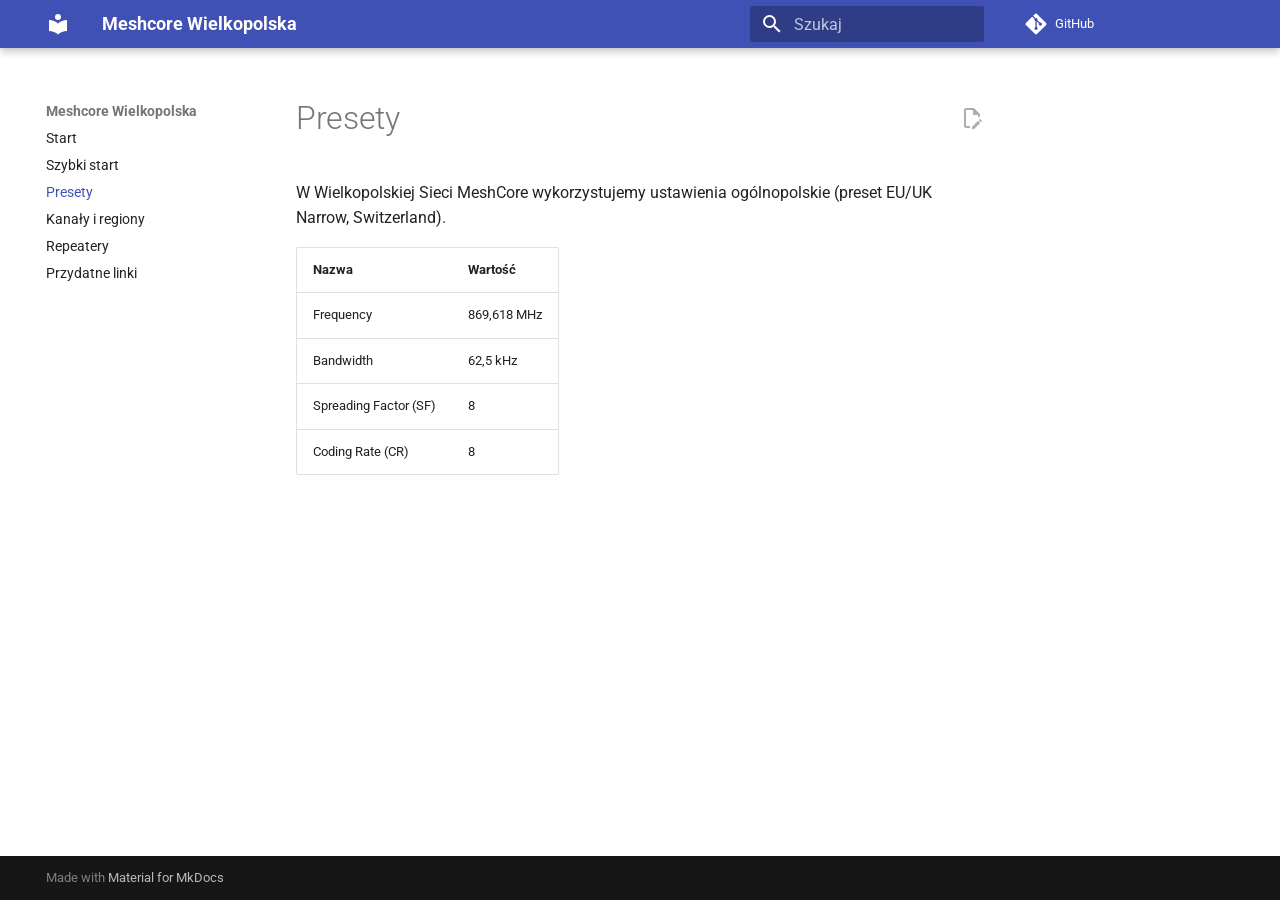
<file: presets/index.html>
<!doctype html>
<html lang="pl" class="no-js">
  <head>
    
      <meta charset="utf-8">
      <meta name="viewport" content="width=device-width,initial-scale=1">
      
        <meta name="description" content="Lokalna wiki Wielkopolskiej Społeczności MeshCore">
      
      
      
        <link rel="canonical" href="https://mcwlkp.pl/presets/">
      
      
        <link rel="prev" href="../quickstart/">
      
      
        <link rel="next" href="../channels/">
      
      
        
      
      
      <link rel="icon" href="../assets/images/favicon.png">
      <meta name="generator" content="mkdocs-1.6.1, mkdocs-material-9.7.6">
    
    
      
        <title>Presety - Meshcore Wielkopolska</title>
      
    
    
      <link rel="stylesheet" href="../assets/stylesheets/main.484c7ddc.min.css">
      
      


    
    
      
    
    
      
        
        
        <link rel="preconnect" href="https://fonts.gstatic.com" crossorigin>
        <link rel="stylesheet" href="https://fonts.googleapis.com/css?family=Roboto:300,300i,400,400i,700,700i%7CRoboto+Mono:400,400i,700,700i&display=fallback">
        <style>:root{--md-text-font:"Roboto";--md-code-font:"Roboto Mono"}</style>
      
    
    
    <script>__md_scope=new URL("..",location),__md_hash=e=>[...e].reduce(((e,_)=>(e<<5)-e+_.charCodeAt(0)),0),__md_get=(e,_=localStorage,t=__md_scope)=>JSON.parse(_.getItem(t.pathname+"."+e)),__md_set=(e,_,t=localStorage,a=__md_scope)=>{try{t.setItem(a.pathname+"."+e,JSON.stringify(_))}catch(e){}}</script>
    
      

    
    
  </head>
  
  
    <body dir="ltr">
  
    
    <input class="md-toggle" data-md-toggle="drawer" type="checkbox" id="__drawer" autocomplete="off">
    <input class="md-toggle" data-md-toggle="search" type="checkbox" id="__search" autocomplete="off">
    <label class="md-overlay" for="__drawer"></label>
    <div data-md-component="skip">
      
    </div>
    <div data-md-component="announce">
      
    </div>
    
    
      

  

<header class="md-header md-header--shadow" data-md-component="header">
  <nav class="md-header__inner md-grid" aria-label="Nagłówek">
    <a href=".." title="Meshcore Wielkopolska" class="md-header__button md-logo" aria-label="Meshcore Wielkopolska" data-md-component="logo">
      
  
  <svg xmlns="http://www.w3.org/2000/svg" viewBox="0 0 24 24"><path d="M12 8a3 3 0 0 0 3-3 3 3 0 0 0-3-3 3 3 0 0 0-3 3 3 3 0 0 0 3 3m0 3.54C9.64 9.35 6.5 8 3 8v11c3.5 0 6.64 1.35 9 3.54 2.36-2.19 5.5-3.54 9-3.54V8c-3.5 0-6.64 1.35-9 3.54"/></svg>

    </a>
    <label class="md-header__button md-icon" for="__drawer">
      
      <svg xmlns="http://www.w3.org/2000/svg" viewBox="0 0 24 24"><path d="M3 6h18v2H3zm0 5h18v2H3zm0 5h18v2H3z"/></svg>
    </label>
    <div class="md-header__title" data-md-component="header-title">
      <div class="md-header__ellipsis">
        <div class="md-header__topic">
          <span class="md-ellipsis">
            Meshcore Wielkopolska
          </span>
        </div>
        <div class="md-header__topic" data-md-component="header-topic">
          <span class="md-ellipsis">
            
              Presety
            
          </span>
        </div>
      </div>
    </div>
    
    
      <script>var palette=__md_get("__palette");if(palette&&palette.color){if("(prefers-color-scheme)"===palette.color.media){var media=matchMedia("(prefers-color-scheme: light)"),input=document.querySelector(media.matches?"[data-md-color-media='(prefers-color-scheme: light)']":"[data-md-color-media='(prefers-color-scheme: dark)']");palette.color.media=input.getAttribute("data-md-color-media"),palette.color.scheme=input.getAttribute("data-md-color-scheme"),palette.color.primary=input.getAttribute("data-md-color-primary"),palette.color.accent=input.getAttribute("data-md-color-accent")}for(var[key,value]of Object.entries(palette.color))document.body.setAttribute("data-md-color-"+key,value)}</script>
    
    
    
      
      
        <label class="md-header__button md-icon" for="__search">
          
          <svg xmlns="http://www.w3.org/2000/svg" viewBox="0 0 24 24"><path d="M9.5 3A6.5 6.5 0 0 1 16 9.5c0 1.61-.59 3.09-1.56 4.23l.27.27h.79l5 5-1.5 1.5-5-5v-.79l-.27-.27A6.52 6.52 0 0 1 9.5 16 6.5 6.5 0 0 1 3 9.5 6.5 6.5 0 0 1 9.5 3m0 2C7 5 5 7 5 9.5S7 14 9.5 14 14 12 14 9.5 12 5 9.5 5"/></svg>
        </label>
        <div class="md-search" data-md-component="search" role="dialog">
  <label class="md-search__overlay" for="__search"></label>
  <div class="md-search__inner" role="search">
    <form class="md-search__form" name="search">
      <input type="text" class="md-search__input" name="query" aria-label="Szukaj" placeholder="Szukaj" autocapitalize="off" autocorrect="off" autocomplete="off" spellcheck="false" data-md-component="search-query" required>
      <label class="md-search__icon md-icon" for="__search">
        
        <svg xmlns="http://www.w3.org/2000/svg" viewBox="0 0 24 24"><path d="M9.5 3A6.5 6.5 0 0 1 16 9.5c0 1.61-.59 3.09-1.56 4.23l.27.27h.79l5 5-1.5 1.5-5-5v-.79l-.27-.27A6.52 6.52 0 0 1 9.5 16 6.5 6.5 0 0 1 3 9.5 6.5 6.5 0 0 1 9.5 3m0 2C7 5 5 7 5 9.5S7 14 9.5 14 14 12 14 9.5 12 5 9.5 5"/></svg>
        
        <svg xmlns="http://www.w3.org/2000/svg" viewBox="0 0 24 24"><path d="M20 11v2H8l5.5 5.5-1.42 1.42L4.16 12l7.92-7.92L13.5 5.5 8 11z"/></svg>
      </label>
      <nav class="md-search__options" aria-label="Szukaj">
        
        <button type="reset" class="md-search__icon md-icon" title="Wyczyść" aria-label="Wyczyść" tabindex="-1">
          
          <svg xmlns="http://www.w3.org/2000/svg" viewBox="0 0 24 24"><path d="M19 6.41 17.59 5 12 10.59 6.41 5 5 6.41 10.59 12 5 17.59 6.41 19 12 13.41 17.59 19 19 17.59 13.41 12z"/></svg>
        </button>
      </nav>
      
        <div class="md-search__suggest" data-md-component="search-suggest"></div>
      
    </form>
    <div class="md-search__output">
      <div class="md-search__scrollwrap" tabindex="0" data-md-scrollfix>
        <div class="md-search-result" data-md-component="search-result">
          <div class="md-search-result__meta">
            Inicjowanie wyszukiwania
          </div>
          <ol class="md-search-result__list" role="presentation"></ol>
        </div>
      </div>
    </div>
  </div>
</div>
      
    
    
      <div class="md-header__source">
        <a href="https://github.com/chybaDapi/awesome-meshcore-wlkp" title="Przejdź do repozytorium" class="md-source" data-md-component="source">
  <div class="md-source__icon md-icon">
    
    <svg xmlns="http://www.w3.org/2000/svg" viewBox="0 0 448 512"><!--! Font Awesome Free 7.1.0 by @fontawesome - https://fontawesome.com License - https://fontawesome.com/license/free (Icons: CC BY 4.0, Fonts: SIL OFL 1.1, Code: MIT License) Copyright 2025 Fonticons, Inc.--><path d="M439.6 236.1 244 40.5c-5.4-5.5-12.8-8.5-20.4-8.5s-15 3-20.4 8.4L162.5 81l51.5 51.5c27.1-9.1 52.7 16.8 43.4 43.7l49.7 49.7c34.2-11.8 61.2 31 35.5 56.7-26.5 26.5-70.2-2.9-56-37.3L240.3 199v121.9c25.3 12.5 22.3 41.8 9.1 55-6.4 6.4-15.2 10.1-24.3 10.1s-17.8-3.6-24.3-10.1c-17.6-17.6-11.1-46.9 11.2-56v-123c-20.8-8.5-24.6-30.7-18.6-45L142.6 101 8.5 235.1C3 240.6 0 247.9 0 255.5s3 15 8.5 20.4l195.6 195.7c5.4 5.4 12.7 8.4 20.4 8.4s15-3 20.4-8.4l194.7-194.7c5.4-5.4 8.4-12.8 8.4-20.4s-3-15-8.4-20.4"/></svg>
  </div>
  <div class="md-source__repository">
    GitHub
  </div>
</a>
      </div>
    
  </nav>
  
</header>
    
    <div class="md-container" data-md-component="container">
      
      
        
          
        
      
      <main class="md-main" data-md-component="main">
        <div class="md-main__inner md-grid">
          
            
              
              <div class="md-sidebar md-sidebar--primary" data-md-component="sidebar" data-md-type="navigation" >
                <div class="md-sidebar__scrollwrap">
                  <div class="md-sidebar__inner">
                    



<nav class="md-nav md-nav--primary" aria-label="Nawigacja" data-md-level="0">
  <label class="md-nav__title" for="__drawer">
    <a href=".." title="Meshcore Wielkopolska" class="md-nav__button md-logo" aria-label="Meshcore Wielkopolska" data-md-component="logo">
      
  
  <svg xmlns="http://www.w3.org/2000/svg" viewBox="0 0 24 24"><path d="M12 8a3 3 0 0 0 3-3 3 3 0 0 0-3-3 3 3 0 0 0-3 3 3 3 0 0 0 3 3m0 3.54C9.64 9.35 6.5 8 3 8v11c3.5 0 6.64 1.35 9 3.54 2.36-2.19 5.5-3.54 9-3.54V8c-3.5 0-6.64 1.35-9 3.54"/></svg>

    </a>
    Meshcore Wielkopolska
  </label>
  
    <div class="md-nav__source">
      <a href="https://github.com/chybaDapi/awesome-meshcore-wlkp" title="Przejdź do repozytorium" class="md-source" data-md-component="source">
  <div class="md-source__icon md-icon">
    
    <svg xmlns="http://www.w3.org/2000/svg" viewBox="0 0 448 512"><!--! Font Awesome Free 7.1.0 by @fontawesome - https://fontawesome.com License - https://fontawesome.com/license/free (Icons: CC BY 4.0, Fonts: SIL OFL 1.1, Code: MIT License) Copyright 2025 Fonticons, Inc.--><path d="M439.6 236.1 244 40.5c-5.4-5.5-12.8-8.5-20.4-8.5s-15 3-20.4 8.4L162.5 81l51.5 51.5c27.1-9.1 52.7 16.8 43.4 43.7l49.7 49.7c34.2-11.8 61.2 31 35.5 56.7-26.5 26.5-70.2-2.9-56-37.3L240.3 199v121.9c25.3 12.5 22.3 41.8 9.1 55-6.4 6.4-15.2 10.1-24.3 10.1s-17.8-3.6-24.3-10.1c-17.6-17.6-11.1-46.9 11.2-56v-123c-20.8-8.5-24.6-30.7-18.6-45L142.6 101 8.5 235.1C3 240.6 0 247.9 0 255.5s3 15 8.5 20.4l195.6 195.7c5.4 5.4 12.7 8.4 20.4 8.4s15-3 20.4-8.4l194.7-194.7c5.4-5.4 8.4-12.8 8.4-20.4s-3-15-8.4-20.4"/></svg>
  </div>
  <div class="md-source__repository">
    GitHub
  </div>
</a>
    </div>
  
  <ul class="md-nav__list" data-md-scrollfix>
    
      
      
  
  
  
  
    <li class="md-nav__item">
      <a href=".." class="md-nav__link">
        
  
  
  <span class="md-ellipsis">
    
  
    Start
  

    
  </span>
  
  

      </a>
    </li>
  

    
      
      
  
  
  
  
    <li class="md-nav__item">
      <a href="../quickstart/" class="md-nav__link">
        
  
  
  <span class="md-ellipsis">
    
  
    Szybki start
  

    
  </span>
  
  

      </a>
    </li>
  

    
      
      
  
  
    
  
  
  
    <li class="md-nav__item md-nav__item--active">
      
      <input class="md-nav__toggle md-toggle" type="checkbox" id="__toc">
      
      
      
      <a href="./" class="md-nav__link md-nav__link--active">
        
  
  
  <span class="md-ellipsis">
    
  
    Presety
  

    
  </span>
  
  

      </a>
      
    </li>
  

    
      
      
  
  
  
  
    <li class="md-nav__item">
      <a href="../channels/" class="md-nav__link">
        
  
  
  <span class="md-ellipsis">
    
  
    Kanały i regiony
  

    
  </span>
  
  

      </a>
    </li>
  

    
      
      
  
  
  
  
    <li class="md-nav__item">
      <a href="../repeaters/" class="md-nav__link">
        
  
  
  <span class="md-ellipsis">
    
  
    Repeatery
  

    
  </span>
  
  

      </a>
    </li>
  

    
      
      
  
  
  
  
    <li class="md-nav__item">
      <a href="../resources/" class="md-nav__link">
        
  
  
  <span class="md-ellipsis">
    
  
    Przydatne linki
  

    
  </span>
  
  

      </a>
    </li>
  

    
  </ul>
</nav>
                  </div>
                </div>
              </div>
            
            
              
              <div class="md-sidebar md-sidebar--secondary" data-md-component="sidebar" data-md-type="toc" >
                <div class="md-sidebar__scrollwrap">
                  <div class="md-sidebar__inner">
                    

<nav class="md-nav md-nav--secondary" aria-label="Spis treści">
  
  
  
  
</nav>
                  </div>
                </div>
              </div>
            
          
          
            <div class="md-content" data-md-component="content">
              
              <article class="md-content__inner md-typeset">
                
                  


  
    <a href="https://github.com/chybaDapi/awesome-meshcore-wlkp/edit/main/docs/presets.md" title="Edytuj tę stronę" class="md-content__button md-icon" rel="edit">
      
      <svg xmlns="http://www.w3.org/2000/svg" viewBox="0 0 24 24"><path d="M10 20H6V4h7v5h5v3.1l2-2V8l-6-6H6c-1.1 0-2 .9-2 2v16c0 1.1.9 2 2 2h4zm10.2-7c.1 0 .3.1.4.2l1.3 1.3c.2.2.2.6 0 .8l-1 1-2.1-2.1 1-1c.1-.1.2-.2.4-.2m0 3.9L14.1 23H12v-2.1l6.1-6.1z"/></svg>
    </a>
  
  


  <h1>Presety</h1>

<p>W Wielkopolskiej Sieci MeshCore wykorzystujemy ustawienia ogólnopolskie (preset EU/UK Narrow, Switzerland).</p>
<table>
<thead>
<tr>
<th>Nazwa</th>
<th>Wartość</th>
</tr>
</thead>
<tbody>
<tr>
<td>Frequency</td>
<td>869,618 MHz</td>
</tr>
<tr>
<td>Bandwidth</td>
<td>62,5 kHz</td>
</tr>
<tr>
<td>Spreading Factor (SF)</td>
<td>8</td>
</tr>
<tr>
<td>Coding Rate (CR)</td>
<td>8</td>
</tr>
</tbody>
</table>












                
              </article>
            </div>
          
          
<script>var target=document.getElementById(location.hash.slice(1));target&&target.name&&(target.checked=target.name.startsWith("__tabbed_"))</script>
        </div>
        
          <button type="button" class="md-top md-icon" data-md-component="top" hidden>
  
  <svg xmlns="http://www.w3.org/2000/svg" viewBox="0 0 24 24"><path d="M13 20h-2V8l-5.5 5.5-1.42-1.42L12 4.16l7.92 7.92-1.42 1.42L13 8z"/></svg>
  Powrót do góry
</button>
        
      </main>
      
        <footer class="md-footer">
  
  <div class="md-footer-meta md-typeset">
    <div class="md-footer-meta__inner md-grid">
      <div class="md-copyright">
  
  
    Made with
    <a href="https://squidfunk.github.io/mkdocs-material/" target="_blank" rel="noopener">
      Material for MkDocs
    </a>
  
</div>
      
    </div>
  </div>
</footer>
      
    </div>
    <div class="md-dialog" data-md-component="dialog">
      <div class="md-dialog__inner md-typeset"></div>
    </div>
    
    
    
      
      
      <script id="__config" type="application/json">{"annotate": null, "base": "..", "features": ["navigation.instant", "navigation.tracking", "navigation.expand", "navigation.top", "search.suggest", "search.highlight", "content.action.edit"], "search": "../assets/javascripts/workers/search.2c215733.min.js", "tags": null, "translations": {"clipboard.copied": "Skopiowano do schowka", "clipboard.copy": "Kopiuj do schowka", "search.result.more.one": "1 wi\u0119cej na tej stronie", "search.result.more.other": "# wi\u0119cej na tej stronie", "search.result.none": "Brak wynik\u00f3w wyszukiwania", "search.result.one": "Wyniki wyszukiwania: 1", "search.result.other": "Wyniki wyszukiwania: #", "search.result.placeholder": "Zacznij pisa\u0107, aby szuka\u0107", "search.result.term.missing": "Brak", "select.version": "Wybierz wersj\u0119"}, "version": null}</script>
    
    
      <script src="../assets/javascripts/bundle.79ae519e.min.js"></script>
      
    
  </body>
</html>
</file>
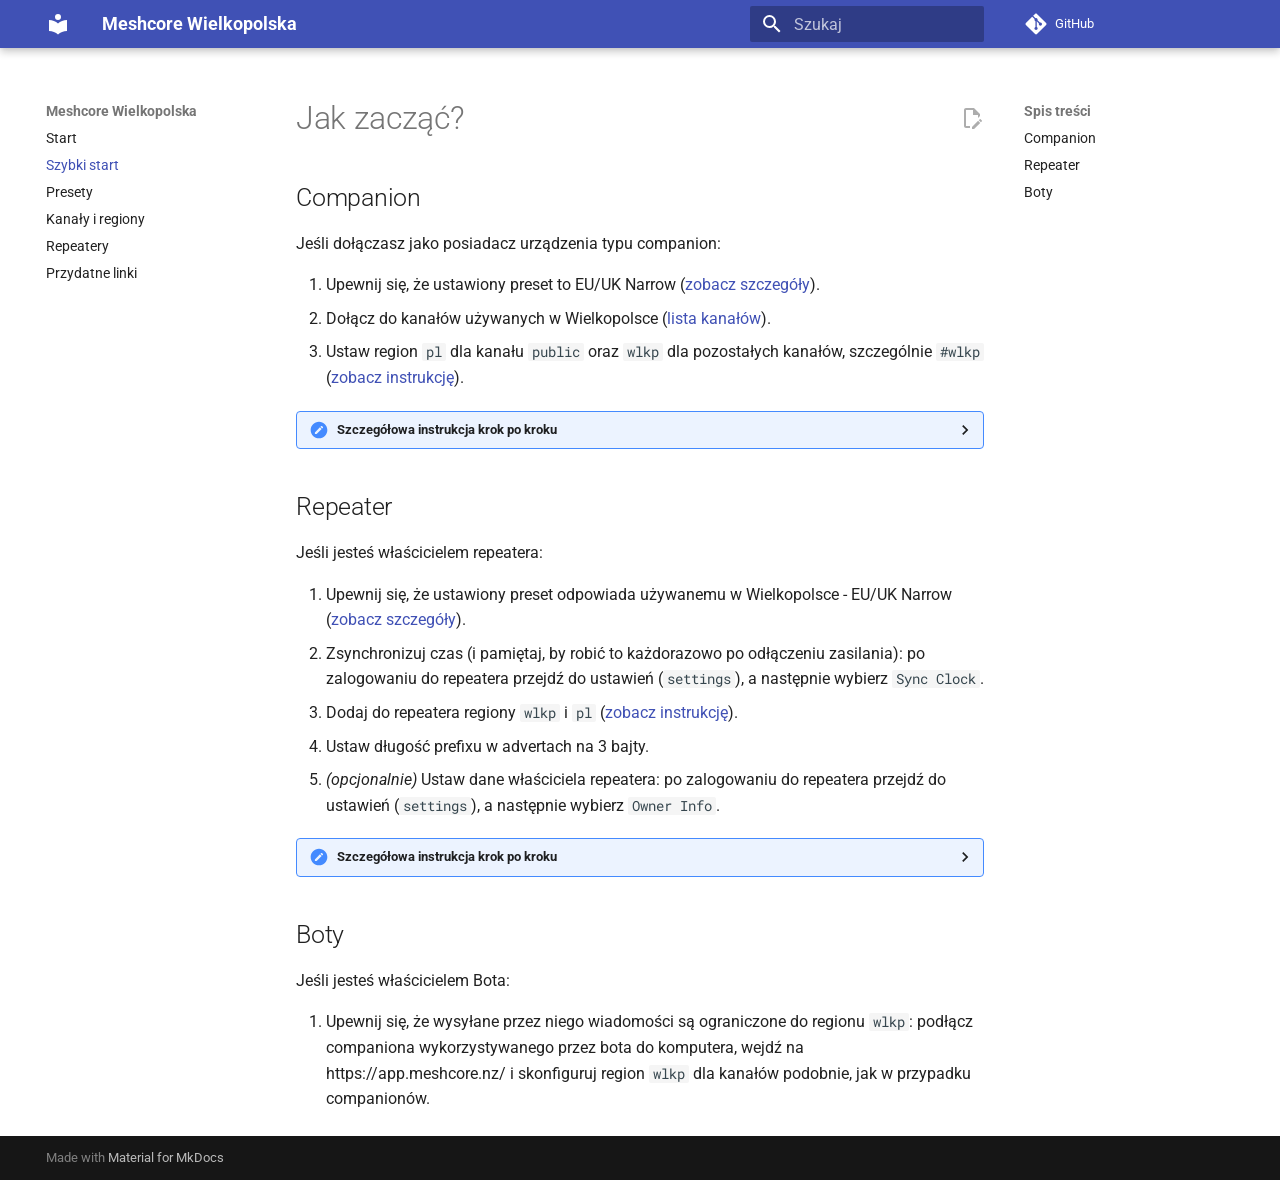
<file: quickstart/index.html>
<!doctype html>
<html lang="pl" class="no-js">
  <head>
    
      <meta charset="utf-8">
      <meta name="viewport" content="width=device-width,initial-scale=1">
      
        <meta name="description" content="Lokalna wiki Wielkopolskiej Społeczności MeshCore">
      
      
      
        <link rel="canonical" href="https://mcwlkp.pl/quickstart/">
      
      
        <link rel="prev" href="..">
      
      
        <link rel="next" href="../presets/">
      
      
        
      
      
      <link rel="icon" href="../assets/images/favicon.png">
      <meta name="generator" content="mkdocs-1.6.1, mkdocs-material-9.7.6">
    
    
      
        <title>Szybki start - Meshcore Wielkopolska</title>
      
    
    
      <link rel="stylesheet" href="../assets/stylesheets/main.484c7ddc.min.css">
      
      


    
    
      
    
    
      
        
        
        <link rel="preconnect" href="https://fonts.gstatic.com" crossorigin>
        <link rel="stylesheet" href="https://fonts.googleapis.com/css?family=Roboto:300,300i,400,400i,700,700i%7CRoboto+Mono:400,400i,700,700i&display=fallback">
        <style>:root{--md-text-font:"Roboto";--md-code-font:"Roboto Mono"}</style>
      
    
    
    <script>__md_scope=new URL("..",location),__md_hash=e=>[...e].reduce(((e,_)=>(e<<5)-e+_.charCodeAt(0)),0),__md_get=(e,_=localStorage,t=__md_scope)=>JSON.parse(_.getItem(t.pathname+"."+e)),__md_set=(e,_,t=localStorage,a=__md_scope)=>{try{t.setItem(a.pathname+"."+e,JSON.stringify(_))}catch(e){}}</script>
    
      

    
    
  </head>
  
  
    <body dir="ltr">
  
    
    <input class="md-toggle" data-md-toggle="drawer" type="checkbox" id="__drawer" autocomplete="off">
    <input class="md-toggle" data-md-toggle="search" type="checkbox" id="__search" autocomplete="off">
    <label class="md-overlay" for="__drawer"></label>
    <div data-md-component="skip">
      
        
        <a href="#jak-zaczac" class="md-skip">
          Przejdź do treści
        </a>
      
    </div>
    <div data-md-component="announce">
      
    </div>
    
    
      

  

<header class="md-header md-header--shadow" data-md-component="header">
  <nav class="md-header__inner md-grid" aria-label="Nagłówek">
    <a href=".." title="Meshcore Wielkopolska" class="md-header__button md-logo" aria-label="Meshcore Wielkopolska" data-md-component="logo">
      
  
  <svg xmlns="http://www.w3.org/2000/svg" viewBox="0 0 24 24"><path d="M12 8a3 3 0 0 0 3-3 3 3 0 0 0-3-3 3 3 0 0 0-3 3 3 3 0 0 0 3 3m0 3.54C9.64 9.35 6.5 8 3 8v11c3.5 0 6.64 1.35 9 3.54 2.36-2.19 5.5-3.54 9-3.54V8c-3.5 0-6.64 1.35-9 3.54"/></svg>

    </a>
    <label class="md-header__button md-icon" for="__drawer">
      
      <svg xmlns="http://www.w3.org/2000/svg" viewBox="0 0 24 24"><path d="M3 6h18v2H3zm0 5h18v2H3zm0 5h18v2H3z"/></svg>
    </label>
    <div class="md-header__title" data-md-component="header-title">
      <div class="md-header__ellipsis">
        <div class="md-header__topic">
          <span class="md-ellipsis">
            Meshcore Wielkopolska
          </span>
        </div>
        <div class="md-header__topic" data-md-component="header-topic">
          <span class="md-ellipsis">
            
              Szybki start
            
          </span>
        </div>
      </div>
    </div>
    
    
      <script>var palette=__md_get("__palette");if(palette&&palette.color){if("(prefers-color-scheme)"===palette.color.media){var media=matchMedia("(prefers-color-scheme: light)"),input=document.querySelector(media.matches?"[data-md-color-media='(prefers-color-scheme: light)']":"[data-md-color-media='(prefers-color-scheme: dark)']");palette.color.media=input.getAttribute("data-md-color-media"),palette.color.scheme=input.getAttribute("data-md-color-scheme"),palette.color.primary=input.getAttribute("data-md-color-primary"),palette.color.accent=input.getAttribute("data-md-color-accent")}for(var[key,value]of Object.entries(palette.color))document.body.setAttribute("data-md-color-"+key,value)}</script>
    
    
    
      
      
        <label class="md-header__button md-icon" for="__search">
          
          <svg xmlns="http://www.w3.org/2000/svg" viewBox="0 0 24 24"><path d="M9.5 3A6.5 6.5 0 0 1 16 9.5c0 1.61-.59 3.09-1.56 4.23l.27.27h.79l5 5-1.5 1.5-5-5v-.79l-.27-.27A6.52 6.52 0 0 1 9.5 16 6.5 6.5 0 0 1 3 9.5 6.5 6.5 0 0 1 9.5 3m0 2C7 5 5 7 5 9.5S7 14 9.5 14 14 12 14 9.5 12 5 9.5 5"/></svg>
        </label>
        <div class="md-search" data-md-component="search" role="dialog">
  <label class="md-search__overlay" for="__search"></label>
  <div class="md-search__inner" role="search">
    <form class="md-search__form" name="search">
      <input type="text" class="md-search__input" name="query" aria-label="Szukaj" placeholder="Szukaj" autocapitalize="off" autocorrect="off" autocomplete="off" spellcheck="false" data-md-component="search-query" required>
      <label class="md-search__icon md-icon" for="__search">
        
        <svg xmlns="http://www.w3.org/2000/svg" viewBox="0 0 24 24"><path d="M9.5 3A6.5 6.5 0 0 1 16 9.5c0 1.61-.59 3.09-1.56 4.23l.27.27h.79l5 5-1.5 1.5-5-5v-.79l-.27-.27A6.52 6.52 0 0 1 9.5 16 6.5 6.5 0 0 1 3 9.5 6.5 6.5 0 0 1 9.5 3m0 2C7 5 5 7 5 9.5S7 14 9.5 14 14 12 14 9.5 12 5 9.5 5"/></svg>
        
        <svg xmlns="http://www.w3.org/2000/svg" viewBox="0 0 24 24"><path d="M20 11v2H8l5.5 5.5-1.42 1.42L4.16 12l7.92-7.92L13.5 5.5 8 11z"/></svg>
      </label>
      <nav class="md-search__options" aria-label="Szukaj">
        
        <button type="reset" class="md-search__icon md-icon" title="Wyczyść" aria-label="Wyczyść" tabindex="-1">
          
          <svg xmlns="http://www.w3.org/2000/svg" viewBox="0 0 24 24"><path d="M19 6.41 17.59 5 12 10.59 6.41 5 5 6.41 10.59 12 5 17.59 6.41 19 12 13.41 17.59 19 19 17.59 13.41 12z"/></svg>
        </button>
      </nav>
      
        <div class="md-search__suggest" data-md-component="search-suggest"></div>
      
    </form>
    <div class="md-search__output">
      <div class="md-search__scrollwrap" tabindex="0" data-md-scrollfix>
        <div class="md-search-result" data-md-component="search-result">
          <div class="md-search-result__meta">
            Inicjowanie wyszukiwania
          </div>
          <ol class="md-search-result__list" role="presentation"></ol>
        </div>
      </div>
    </div>
  </div>
</div>
      
    
    
      <div class="md-header__source">
        <a href="https://github.com/chybaDapi/awesome-meshcore-wlkp" title="Przejdź do repozytorium" class="md-source" data-md-component="source">
  <div class="md-source__icon md-icon">
    
    <svg xmlns="http://www.w3.org/2000/svg" viewBox="0 0 448 512"><!--! Font Awesome Free 7.1.0 by @fontawesome - https://fontawesome.com License - https://fontawesome.com/license/free (Icons: CC BY 4.0, Fonts: SIL OFL 1.1, Code: MIT License) Copyright 2025 Fonticons, Inc.--><path d="M439.6 236.1 244 40.5c-5.4-5.5-12.8-8.5-20.4-8.5s-15 3-20.4 8.4L162.5 81l51.5 51.5c27.1-9.1 52.7 16.8 43.4 43.7l49.7 49.7c34.2-11.8 61.2 31 35.5 56.7-26.5 26.5-70.2-2.9-56-37.3L240.3 199v121.9c25.3 12.5 22.3 41.8 9.1 55-6.4 6.4-15.2 10.1-24.3 10.1s-17.8-3.6-24.3-10.1c-17.6-17.6-11.1-46.9 11.2-56v-123c-20.8-8.5-24.6-30.7-18.6-45L142.6 101 8.5 235.1C3 240.6 0 247.9 0 255.5s3 15 8.5 20.4l195.6 195.7c5.4 5.4 12.7 8.4 20.4 8.4s15-3 20.4-8.4l194.7-194.7c5.4-5.4 8.4-12.8 8.4-20.4s-3-15-8.4-20.4"/></svg>
  </div>
  <div class="md-source__repository">
    GitHub
  </div>
</a>
      </div>
    
  </nav>
  
</header>
    
    <div class="md-container" data-md-component="container">
      
      
        
          
        
      
      <main class="md-main" data-md-component="main">
        <div class="md-main__inner md-grid">
          
            
              
              <div class="md-sidebar md-sidebar--primary" data-md-component="sidebar" data-md-type="navigation" >
                <div class="md-sidebar__scrollwrap">
                  <div class="md-sidebar__inner">
                    



<nav class="md-nav md-nav--primary" aria-label="Nawigacja" data-md-level="0">
  <label class="md-nav__title" for="__drawer">
    <a href=".." title="Meshcore Wielkopolska" class="md-nav__button md-logo" aria-label="Meshcore Wielkopolska" data-md-component="logo">
      
  
  <svg xmlns="http://www.w3.org/2000/svg" viewBox="0 0 24 24"><path d="M12 8a3 3 0 0 0 3-3 3 3 0 0 0-3-3 3 3 0 0 0-3 3 3 3 0 0 0 3 3m0 3.54C9.64 9.35 6.5 8 3 8v11c3.5 0 6.64 1.35 9 3.54 2.36-2.19 5.5-3.54 9-3.54V8c-3.5 0-6.64 1.35-9 3.54"/></svg>

    </a>
    Meshcore Wielkopolska
  </label>
  
    <div class="md-nav__source">
      <a href="https://github.com/chybaDapi/awesome-meshcore-wlkp" title="Przejdź do repozytorium" class="md-source" data-md-component="source">
  <div class="md-source__icon md-icon">
    
    <svg xmlns="http://www.w3.org/2000/svg" viewBox="0 0 448 512"><!--! Font Awesome Free 7.1.0 by @fontawesome - https://fontawesome.com License - https://fontawesome.com/license/free (Icons: CC BY 4.0, Fonts: SIL OFL 1.1, Code: MIT License) Copyright 2025 Fonticons, Inc.--><path d="M439.6 236.1 244 40.5c-5.4-5.5-12.8-8.5-20.4-8.5s-15 3-20.4 8.4L162.5 81l51.5 51.5c27.1-9.1 52.7 16.8 43.4 43.7l49.7 49.7c34.2-11.8 61.2 31 35.5 56.7-26.5 26.5-70.2-2.9-56-37.3L240.3 199v121.9c25.3 12.5 22.3 41.8 9.1 55-6.4 6.4-15.2 10.1-24.3 10.1s-17.8-3.6-24.3-10.1c-17.6-17.6-11.1-46.9 11.2-56v-123c-20.8-8.5-24.6-30.7-18.6-45L142.6 101 8.5 235.1C3 240.6 0 247.9 0 255.5s3 15 8.5 20.4l195.6 195.7c5.4 5.4 12.7 8.4 20.4 8.4s15-3 20.4-8.4l194.7-194.7c5.4-5.4 8.4-12.8 8.4-20.4s-3-15-8.4-20.4"/></svg>
  </div>
  <div class="md-source__repository">
    GitHub
  </div>
</a>
    </div>
  
  <ul class="md-nav__list" data-md-scrollfix>
    
      
      
  
  
  
  
    <li class="md-nav__item">
      <a href=".." class="md-nav__link">
        
  
  
  <span class="md-ellipsis">
    
  
    Start
  

    
  </span>
  
  

      </a>
    </li>
  

    
      
      
  
  
    
  
  
  
    <li class="md-nav__item md-nav__item--active">
      
      <input class="md-nav__toggle md-toggle" type="checkbox" id="__toc">
      
      
        
      
      
        <label class="md-nav__link md-nav__link--active" for="__toc">
          
  
  
  <span class="md-ellipsis">
    
  
    Szybki start
  

    
  </span>
  
  

          <span class="md-nav__icon md-icon"></span>
        </label>
      
      <a href="./" class="md-nav__link md-nav__link--active">
        
  
  
  <span class="md-ellipsis">
    
  
    Szybki start
  

    
  </span>
  
  

      </a>
      
        

<nav class="md-nav md-nav--secondary" aria-label="Spis treści">
  
  
  
    
  
  
    <label class="md-nav__title" for="__toc">
      <span class="md-nav__icon md-icon"></span>
      Spis treści
    </label>
    <ul class="md-nav__list" data-md-component="toc" data-md-scrollfix>
      
        <li class="md-nav__item">
  <a href="#companion" class="md-nav__link">
    <span class="md-ellipsis">
      
        Companion
      
    </span>
  </a>
  
</li>
      
        <li class="md-nav__item">
  <a href="#repeater" class="md-nav__link">
    <span class="md-ellipsis">
      
        Repeater
      
    </span>
  </a>
  
</li>
      
        <li class="md-nav__item">
  <a href="#boty" class="md-nav__link">
    <span class="md-ellipsis">
      
        Boty
      
    </span>
  </a>
  
</li>
      
    </ul>
  
</nav>
      
    </li>
  

    
      
      
  
  
  
  
    <li class="md-nav__item">
      <a href="../presets/" class="md-nav__link">
        
  
  
  <span class="md-ellipsis">
    
  
    Presety
  

    
  </span>
  
  

      </a>
    </li>
  

    
      
      
  
  
  
  
    <li class="md-nav__item">
      <a href="../channels/" class="md-nav__link">
        
  
  
  <span class="md-ellipsis">
    
  
    Kanały i regiony
  

    
  </span>
  
  

      </a>
    </li>
  

    
      
      
  
  
  
  
    <li class="md-nav__item">
      <a href="../repeaters/" class="md-nav__link">
        
  
  
  <span class="md-ellipsis">
    
  
    Repeatery
  

    
  </span>
  
  

      </a>
    </li>
  

    
      
      
  
  
  
  
    <li class="md-nav__item">
      <a href="../resources/" class="md-nav__link">
        
  
  
  <span class="md-ellipsis">
    
  
    Przydatne linki
  

    
  </span>
  
  

      </a>
    </li>
  

    
  </ul>
</nav>
                  </div>
                </div>
              </div>
            
            
              
              <div class="md-sidebar md-sidebar--secondary" data-md-component="sidebar" data-md-type="toc" >
                <div class="md-sidebar__scrollwrap">
                  <div class="md-sidebar__inner">
                    

<nav class="md-nav md-nav--secondary" aria-label="Spis treści">
  
  
  
    
  
  
    <label class="md-nav__title" for="__toc">
      <span class="md-nav__icon md-icon"></span>
      Spis treści
    </label>
    <ul class="md-nav__list" data-md-component="toc" data-md-scrollfix>
      
        <li class="md-nav__item">
  <a href="#companion" class="md-nav__link">
    <span class="md-ellipsis">
      
        Companion
      
    </span>
  </a>
  
</li>
      
        <li class="md-nav__item">
  <a href="#repeater" class="md-nav__link">
    <span class="md-ellipsis">
      
        Repeater
      
    </span>
  </a>
  
</li>
      
        <li class="md-nav__item">
  <a href="#boty" class="md-nav__link">
    <span class="md-ellipsis">
      
        Boty
      
    </span>
  </a>
  
</li>
      
    </ul>
  
</nav>
                  </div>
                </div>
              </div>
            
          
          
            <div class="md-content" data-md-component="content">
              
              <article class="md-content__inner md-typeset">
                
                  


  
    <a href="https://github.com/chybaDapi/awesome-meshcore-wlkp/edit/main/docs/quickstart.md" title="Edytuj tę stronę" class="md-content__button md-icon" rel="edit">
      
      <svg xmlns="http://www.w3.org/2000/svg" viewBox="0 0 24 24"><path d="M10 20H6V4h7v5h5v3.1l2-2V8l-6-6H6c-1.1 0-2 .9-2 2v16c0 1.1.9 2 2 2h4zm10.2-7c.1 0 .3.1.4.2l1.3 1.3c.2.2.2.6 0 .8l-1 1-2.1-2.1 1-1c.1-.1.2-.2.4-.2m0 3.9L14.1 23H12v-2.1l6.1-6.1z"/></svg>
    </a>
  
  


<h1 id="jak-zaczac">Jak zacząć?<a class="headerlink" href="#jak-zaczac" title="Permanent link">&para;</a></h1>
<h2 id="companion">Companion<a class="headerlink" href="#companion" title="Permanent link">&para;</a></h2>
<p>Jeśli dołączasz jako posiadacz urządzenia typu companion:</p>
<ol>
<li>Upewnij się, że ustawiony preset to EU/UK Narrow (<a href="/presets">zobacz szczegóły</a>).</li>
<li>Dołącz do kanałów używanych w Wielkopolsce (<a href="/channels">lista kanałów</a>).</li>
<li>Ustaw region <code>pl</code> dla kanału <code>public</code> oraz <code>wlkp</code> dla pozostałych kanałów, szczególnie <code>#wlkp</code> (<a href="/regions/#konfiguracja-regionu-dla-wiadomosci">zobacz instrukcję</a>).</li>
</ol>
<details><summary>Szczegółowa instrukcja krok po kroku</summary>
    <ol>
        <li>
            Ustawienie presetu EU/UK Narrow:
            <ol>
               <li>Otwórz aplikację MeshCore i jeśli to konieczne, połącz się ze swoim companionem.</li>
               <li>W prawym górnym rogu wybierz ikonę koła zębatego, aby otworzyć ustawienia.</li>
               <li>Przewiń do sekcji "Radio SettingsUstawienia radiowe" i kliknij przycisk "Choose Preset/Wybierz preset".</li>
               <li>Z pomocą wyszukiwarki znajdź "EU/UK (Narrow), Switzerland" i wybierz go.</li>
               <li>Zapisz zmiany, klikając ikonę ptaszka w prawym górnym rogu.</li>
            </ol>
        </li>
        <li>
            Dołączanie do kanałów:
            <ol>
               <li>Z ekranu głównego aplikacji MeshCore wybierz na dole kartę "Channels/Kanały".</li>
               <li>Otwórz menu, klikając ikonę trzech kropek w prawym górnym rogu i wybierz opcję "Add Channel/Dodaj kanał".</li>
               <li>Wybierz opcję "Join a Hashtag Channel/Dołącz do hashtagowego kanału".</li>
               <li>Podaj nazwę kanału, rozpoczynając od znaku `#`, np. `#wlkp`, a następnie zapisz, klikając przycisk "Join channel/Dołącz do kanału" oraz "Continue to channel/Przejdź do kanału".</li>
               <li>Powtórz dla pozostałych kanałów zgodnie z [listą](/channels).</li>
             </ol>
        </li>
        <li>
            Ustawianie regionu:
            <ol>
               <li>Otwórz kanał, dla którego chcesz ustawić region, np. wlkp.</li>
               <li>Otwórz menu, klikając ikonę trzech kropek w prawym górnym rogu i wybierz opcję "Set Region Scope/Ustaw zakres regionu".</li>
               <li>W prawym górnym rogu wybierz "+", dodaj region `wlkp` i zapisz "ptaszkiem" w prawym górnym rogu. Hasztag i wielkość znaków mają znaczenie!</li>
               <li>Po zapisaniu zmian aplikacja przeniesie Cię do ekranu "Select Region/Wybierz region". Wybierz `wlkp` klikając w niego.</li>
               <li>Powtórz dla pozostałych kanałów ustawiając region zgodnie z [listą](/channels).</li>
            </ol>
        </li>
    </ol>
</details>

<h2 id="repeater">Repeater<a class="headerlink" href="#repeater" title="Permanent link">&para;</a></h2>
<p>Jeśli jesteś właścicielem repeatera:</p>
<ol>
<li>Upewnij się, że ustawiony preset odpowiada używanemu w Wielkopolsce - EU/UK Narrow (<a href="/presets">zobacz szczegóły</a>).</li>
<li>Zsynchronizuj czas (i pamiętaj, by robić to każdorazowo po odłączeniu zasilania): po zalogowaniu do repeatera przejdź do ustawień (<code>settings</code>), a następnie wybierz <code>Sync Clock</code>.</li>
<li>Dodaj do repeatera regiony <code>wlkp</code> i <code>pl</code> (<a href="/regions/#konfiguracja-repeatera">zobacz instrukcję</a>).</li>
<li>Ustaw długość prefixu w advertach na 3 bajty.</li>
<li><em>(opcjonalnie)</em> Ustaw dane właściciela repeatera: po zalogowaniu do repeatera przejdź do ustawień (<code>settings</code>), a następnie wybierz <code>Owner Info</code>.</li>
</ol>
<details><summary>Szczegółowa instrukcja krok po kroku</summary>
    <ol>
        <li>
            Ustawienie presetu EU/UK Narrow:
            <ol>
               <li>Otwórz aplikację MeshCore i jeśli to konieczne, połącz się ze swoim companionem.</li>
               <li>Z dolnego menu wybierz "Contacts/Kontakty", a następnie wybierz repeater, którym zarządzasz i zaloguj się do niego jako administrator.</li>
               <li>Z dolnego menu wybierz pozycję "Settings/Ustawienia".</li>
               <li>Przewiń do sekcji "Radio Settings/Ustawienia radiowe", kliknij ikonę trzech kropek, by otworzyć menu i wybierz opcję "Choose Preset/Wybierz preset".</li>
               <li>Z pomocą wyszukiwarki znajdź "EU/UK (Narrow), Switzerland" i wybierz go.</li>
               <li>Zapisz zmiany, klikając ikonę ptaszka w prawym górnym rogu.</li>
            </ol>
        </li>
        <li>
            Synchronizacja czasu:
            <ol>
               <li>Po zalogowaniu do repeatera z dolnego menu wybierz pozycję "Settings/Ustawienia".</li>
               <li>Przewiń w doł i wybierz pozycję "Sync Clock/Synchronizuj zegar".</li>
            </ol>
        </li>
        <li>
            Dodawanie regionu:
            <ol>
                <li>W aplikacji MeshCore, po zalogowaniu do repeatera, z dolnego menu wybierz pozycję "Settings/Ustawienia".</li>
                <li>Znajdź pozycję "Manage Regions/Zarządzaj regionami", a następnie w prawym górnym roku wybierz ikonę "+".</li>
                <li>Dodaj region "wlkp" i zatwierdź "ptaszkiem". Uwaga! Wielkość liter MA znaczenie!</li>
                <li>Przy nowo utworzonym regionie kliknij trzy kropeczki i wybierz opcję "Allow Flood/Zezwól na flood".</li>
                <li>Dodaj region "pl" i zatwierdź "ptaszkiem". Uwaga! Wielkość liter MA znaczenie!</li>
                <li>Przy nowo utworzonym regionie kliknij trzy kropeczki i wybierz opcję "Allow Flood/Zezwól na flood".</li>
                <li>Zapisz zmiany klikając "ptaszka" w prawym górnym rogu.</li>
            </ol>
        </li>
        <li>
            Konfiguracja długości prefixów w advertach:
            <ol>
                <li>W aplikacji MeshCore, po zalogowaniu do repeatera, z dolnego menu wybierz pozycję "CLI/Wiersz poleceń".</li>
                <li>Wpisz komendę `set path.hash.mode 2` i wyślij.</li>
            </ol>
        </li>
        <li>
            Ustawianie danych właściciela:
            <ol>
                <li>Po zalogowaniu do repeatera z dolnego menu wybierz pozycję "Settings/Ustawienia".</li>
                <li>Przewiń w doł i wybierz pozycję "Owner Info/Informacje o właścicielu".</li>
                <li>Wpisz nazwę, którą posługujesz się na companionie i zatwierdź, klikając ikonę "ptaszka".</li>
            </ol>
        </li>
    </ol>
</details>

<h2 id="boty">Boty<a class="headerlink" href="#boty" title="Permanent link">&para;</a></h2>
<p>Jeśli jesteś właścicielem Bota:</p>
<ol>
<li>Upewnij się, że wysyłane przez niego wiadomości są ograniczone do regionu <code>wlkp</code>: podłącz companiona wykorzystywanego przez bota do komputera, wejdź na https://app.meshcore.nz/ i skonfiguruj region <code>wlkp</code> dla kanałów podobnie, jak w przypadku companionów.</li>
</ol>












                
              </article>
            </div>
          
          
<script>var target=document.getElementById(location.hash.slice(1));target&&target.name&&(target.checked=target.name.startsWith("__tabbed_"))</script>
        </div>
        
          <button type="button" class="md-top md-icon" data-md-component="top" hidden>
  
  <svg xmlns="http://www.w3.org/2000/svg" viewBox="0 0 24 24"><path d="M13 20h-2V8l-5.5 5.5-1.42-1.42L12 4.16l7.92 7.92-1.42 1.42L13 8z"/></svg>
  Powrót do góry
</button>
        
      </main>
      
        <footer class="md-footer">
  
  <div class="md-footer-meta md-typeset">
    <div class="md-footer-meta__inner md-grid">
      <div class="md-copyright">
  
  
    Made with
    <a href="https://squidfunk.github.io/mkdocs-material/" target="_blank" rel="noopener">
      Material for MkDocs
    </a>
  
</div>
      
    </div>
  </div>
</footer>
      
    </div>
    <div class="md-dialog" data-md-component="dialog">
      <div class="md-dialog__inner md-typeset"></div>
    </div>
    
    
    
      
      
      <script id="__config" type="application/json">{"annotate": null, "base": "..", "features": ["navigation.instant", "navigation.tracking", "navigation.expand", "navigation.top", "search.suggest", "search.highlight", "content.action.edit"], "search": "../assets/javascripts/workers/search.2c215733.min.js", "tags": null, "translations": {"clipboard.copied": "Skopiowano do schowka", "clipboard.copy": "Kopiuj do schowka", "search.result.more.one": "1 wi\u0119cej na tej stronie", "search.result.more.other": "# wi\u0119cej na tej stronie", "search.result.none": "Brak wynik\u00f3w wyszukiwania", "search.result.one": "Wyniki wyszukiwania: 1", "search.result.other": "Wyniki wyszukiwania: #", "search.result.placeholder": "Zacznij pisa\u0107, aby szuka\u0107", "search.result.term.missing": "Brak", "select.version": "Wybierz wersj\u0119"}, "version": null}</script>
    
    
      <script src="../assets/javascripts/bundle.79ae519e.min.js"></script>
      
    
  </body>
</html>
</file>
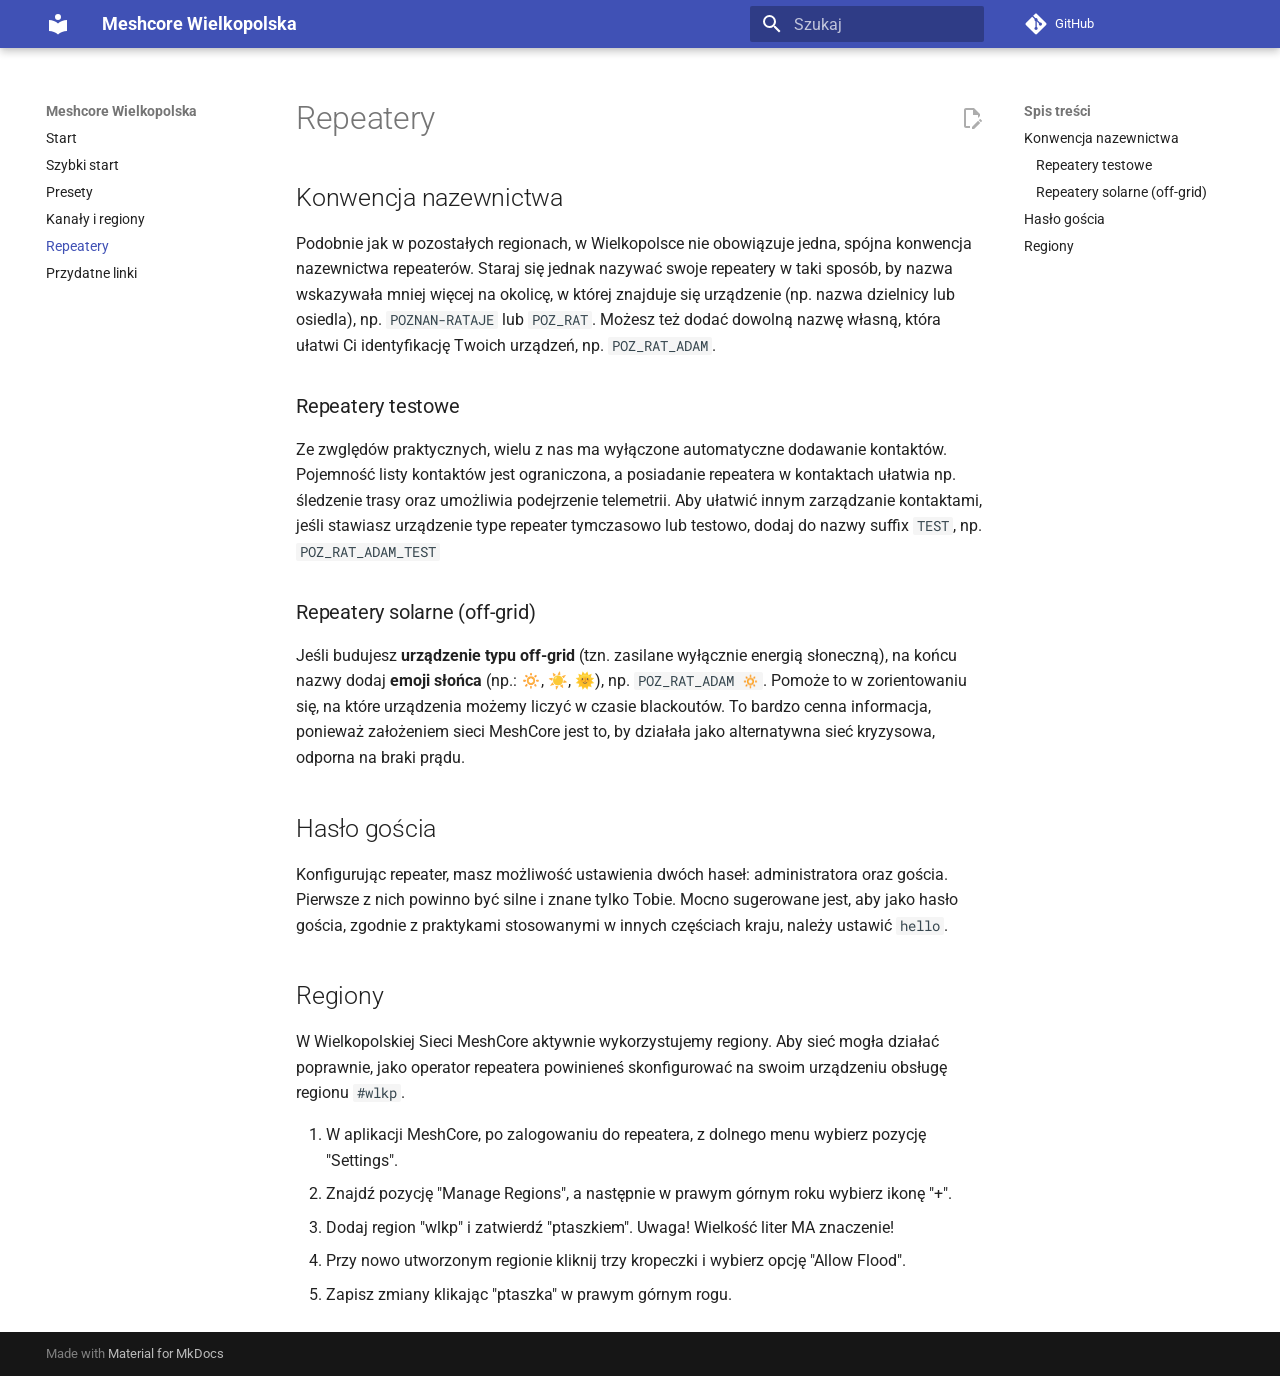
<file: repeaters/index.html>
<!doctype html>
<html lang="pl" class="no-js">
  <head>
    
      <meta charset="utf-8">
      <meta name="viewport" content="width=device-width,initial-scale=1">
      
        <meta name="description" content="Lokalna wiki Wielkopolskiej Społeczności MeshCore">
      
      
      
        <link rel="canonical" href="https://mcwlkp.pl/repeaters/">
      
      
        <link rel="prev" href="../channels/">
      
      
        <link rel="next" href="../resources/">
      
      
        
      
      
      <link rel="icon" href="../assets/images/favicon.png">
      <meta name="generator" content="mkdocs-1.6.1, mkdocs-material-9.7.6">
    
    
      
        <title>Repeatery - Meshcore Wielkopolska</title>
      
    
    
      <link rel="stylesheet" href="../assets/stylesheets/main.484c7ddc.min.css">
      
      


    
    
      
    
    
      
        
        
        <link rel="preconnect" href="https://fonts.gstatic.com" crossorigin>
        <link rel="stylesheet" href="https://fonts.googleapis.com/css?family=Roboto:300,300i,400,400i,700,700i%7CRoboto+Mono:400,400i,700,700i&display=fallback">
        <style>:root{--md-text-font:"Roboto";--md-code-font:"Roboto Mono"}</style>
      
    
    
    <script>__md_scope=new URL("..",location),__md_hash=e=>[...e].reduce(((e,_)=>(e<<5)-e+_.charCodeAt(0)),0),__md_get=(e,_=localStorage,t=__md_scope)=>JSON.parse(_.getItem(t.pathname+"."+e)),__md_set=(e,_,t=localStorage,a=__md_scope)=>{try{t.setItem(a.pathname+"."+e,JSON.stringify(_))}catch(e){}}</script>
    
      

    
    
  </head>
  
  
    <body dir="ltr">
  
    
    <input class="md-toggle" data-md-toggle="drawer" type="checkbox" id="__drawer" autocomplete="off">
    <input class="md-toggle" data-md-toggle="search" type="checkbox" id="__search" autocomplete="off">
    <label class="md-overlay" for="__drawer"></label>
    <div data-md-component="skip">
      
        
        <a href="#konwencja-nazewnictwa" class="md-skip">
          Przejdź do treści
        </a>
      
    </div>
    <div data-md-component="announce">
      
    </div>
    
    
      

  

<header class="md-header md-header--shadow" data-md-component="header">
  <nav class="md-header__inner md-grid" aria-label="Nagłówek">
    <a href=".." title="Meshcore Wielkopolska" class="md-header__button md-logo" aria-label="Meshcore Wielkopolska" data-md-component="logo">
      
  
  <svg xmlns="http://www.w3.org/2000/svg" viewBox="0 0 24 24"><path d="M12 8a3 3 0 0 0 3-3 3 3 0 0 0-3-3 3 3 0 0 0-3 3 3 3 0 0 0 3 3m0 3.54C9.64 9.35 6.5 8 3 8v11c3.5 0 6.64 1.35 9 3.54 2.36-2.19 5.5-3.54 9-3.54V8c-3.5 0-6.64 1.35-9 3.54"/></svg>

    </a>
    <label class="md-header__button md-icon" for="__drawer">
      
      <svg xmlns="http://www.w3.org/2000/svg" viewBox="0 0 24 24"><path d="M3 6h18v2H3zm0 5h18v2H3zm0 5h18v2H3z"/></svg>
    </label>
    <div class="md-header__title" data-md-component="header-title">
      <div class="md-header__ellipsis">
        <div class="md-header__topic">
          <span class="md-ellipsis">
            Meshcore Wielkopolska
          </span>
        </div>
        <div class="md-header__topic" data-md-component="header-topic">
          <span class="md-ellipsis">
            
              Repeatery
            
          </span>
        </div>
      </div>
    </div>
    
    
      <script>var palette=__md_get("__palette");if(palette&&palette.color){if("(prefers-color-scheme)"===palette.color.media){var media=matchMedia("(prefers-color-scheme: light)"),input=document.querySelector(media.matches?"[data-md-color-media='(prefers-color-scheme: light)']":"[data-md-color-media='(prefers-color-scheme: dark)']");palette.color.media=input.getAttribute("data-md-color-media"),palette.color.scheme=input.getAttribute("data-md-color-scheme"),palette.color.primary=input.getAttribute("data-md-color-primary"),palette.color.accent=input.getAttribute("data-md-color-accent")}for(var[key,value]of Object.entries(palette.color))document.body.setAttribute("data-md-color-"+key,value)}</script>
    
    
    
      
      
        <label class="md-header__button md-icon" for="__search">
          
          <svg xmlns="http://www.w3.org/2000/svg" viewBox="0 0 24 24"><path d="M9.5 3A6.5 6.5 0 0 1 16 9.5c0 1.61-.59 3.09-1.56 4.23l.27.27h.79l5 5-1.5 1.5-5-5v-.79l-.27-.27A6.52 6.52 0 0 1 9.5 16 6.5 6.5 0 0 1 3 9.5 6.5 6.5 0 0 1 9.5 3m0 2C7 5 5 7 5 9.5S7 14 9.5 14 14 12 14 9.5 12 5 9.5 5"/></svg>
        </label>
        <div class="md-search" data-md-component="search" role="dialog">
  <label class="md-search__overlay" for="__search"></label>
  <div class="md-search__inner" role="search">
    <form class="md-search__form" name="search">
      <input type="text" class="md-search__input" name="query" aria-label="Szukaj" placeholder="Szukaj" autocapitalize="off" autocorrect="off" autocomplete="off" spellcheck="false" data-md-component="search-query" required>
      <label class="md-search__icon md-icon" for="__search">
        
        <svg xmlns="http://www.w3.org/2000/svg" viewBox="0 0 24 24"><path d="M9.5 3A6.5 6.5 0 0 1 16 9.5c0 1.61-.59 3.09-1.56 4.23l.27.27h.79l5 5-1.5 1.5-5-5v-.79l-.27-.27A6.52 6.52 0 0 1 9.5 16 6.5 6.5 0 0 1 3 9.5 6.5 6.5 0 0 1 9.5 3m0 2C7 5 5 7 5 9.5S7 14 9.5 14 14 12 14 9.5 12 5 9.5 5"/></svg>
        
        <svg xmlns="http://www.w3.org/2000/svg" viewBox="0 0 24 24"><path d="M20 11v2H8l5.5 5.5-1.42 1.42L4.16 12l7.92-7.92L13.5 5.5 8 11z"/></svg>
      </label>
      <nav class="md-search__options" aria-label="Szukaj">
        
        <button type="reset" class="md-search__icon md-icon" title="Wyczyść" aria-label="Wyczyść" tabindex="-1">
          
          <svg xmlns="http://www.w3.org/2000/svg" viewBox="0 0 24 24"><path d="M19 6.41 17.59 5 12 10.59 6.41 5 5 6.41 10.59 12 5 17.59 6.41 19 12 13.41 17.59 19 19 17.59 13.41 12z"/></svg>
        </button>
      </nav>
      
        <div class="md-search__suggest" data-md-component="search-suggest"></div>
      
    </form>
    <div class="md-search__output">
      <div class="md-search__scrollwrap" tabindex="0" data-md-scrollfix>
        <div class="md-search-result" data-md-component="search-result">
          <div class="md-search-result__meta">
            Inicjowanie wyszukiwania
          </div>
          <ol class="md-search-result__list" role="presentation"></ol>
        </div>
      </div>
    </div>
  </div>
</div>
      
    
    
      <div class="md-header__source">
        <a href="https://github.com/chybaDapi/awesome-meshcore-wlkp" title="Przejdź do repozytorium" class="md-source" data-md-component="source">
  <div class="md-source__icon md-icon">
    
    <svg xmlns="http://www.w3.org/2000/svg" viewBox="0 0 448 512"><!--! Font Awesome Free 7.1.0 by @fontawesome - https://fontawesome.com License - https://fontawesome.com/license/free (Icons: CC BY 4.0, Fonts: SIL OFL 1.1, Code: MIT License) Copyright 2025 Fonticons, Inc.--><path d="M439.6 236.1 244 40.5c-5.4-5.5-12.8-8.5-20.4-8.5s-15 3-20.4 8.4L162.5 81l51.5 51.5c27.1-9.1 52.7 16.8 43.4 43.7l49.7 49.7c34.2-11.8 61.2 31 35.5 56.7-26.5 26.5-70.2-2.9-56-37.3L240.3 199v121.9c25.3 12.5 22.3 41.8 9.1 55-6.4 6.4-15.2 10.1-24.3 10.1s-17.8-3.6-24.3-10.1c-17.6-17.6-11.1-46.9 11.2-56v-123c-20.8-8.5-24.6-30.7-18.6-45L142.6 101 8.5 235.1C3 240.6 0 247.9 0 255.5s3 15 8.5 20.4l195.6 195.7c5.4 5.4 12.7 8.4 20.4 8.4s15-3 20.4-8.4l194.7-194.7c5.4-5.4 8.4-12.8 8.4-20.4s-3-15-8.4-20.4"/></svg>
  </div>
  <div class="md-source__repository">
    GitHub
  </div>
</a>
      </div>
    
  </nav>
  
</header>
    
    <div class="md-container" data-md-component="container">
      
      
        
          
        
      
      <main class="md-main" data-md-component="main">
        <div class="md-main__inner md-grid">
          
            
              
              <div class="md-sidebar md-sidebar--primary" data-md-component="sidebar" data-md-type="navigation" >
                <div class="md-sidebar__scrollwrap">
                  <div class="md-sidebar__inner">
                    



<nav class="md-nav md-nav--primary" aria-label="Nawigacja" data-md-level="0">
  <label class="md-nav__title" for="__drawer">
    <a href=".." title="Meshcore Wielkopolska" class="md-nav__button md-logo" aria-label="Meshcore Wielkopolska" data-md-component="logo">
      
  
  <svg xmlns="http://www.w3.org/2000/svg" viewBox="0 0 24 24"><path d="M12 8a3 3 0 0 0 3-3 3 3 0 0 0-3-3 3 3 0 0 0-3 3 3 3 0 0 0 3 3m0 3.54C9.64 9.35 6.5 8 3 8v11c3.5 0 6.64 1.35 9 3.54 2.36-2.19 5.5-3.54 9-3.54V8c-3.5 0-6.64 1.35-9 3.54"/></svg>

    </a>
    Meshcore Wielkopolska
  </label>
  
    <div class="md-nav__source">
      <a href="https://github.com/chybaDapi/awesome-meshcore-wlkp" title="Przejdź do repozytorium" class="md-source" data-md-component="source">
  <div class="md-source__icon md-icon">
    
    <svg xmlns="http://www.w3.org/2000/svg" viewBox="0 0 448 512"><!--! Font Awesome Free 7.1.0 by @fontawesome - https://fontawesome.com License - https://fontawesome.com/license/free (Icons: CC BY 4.0, Fonts: SIL OFL 1.1, Code: MIT License) Copyright 2025 Fonticons, Inc.--><path d="M439.6 236.1 244 40.5c-5.4-5.5-12.8-8.5-20.4-8.5s-15 3-20.4 8.4L162.5 81l51.5 51.5c27.1-9.1 52.7 16.8 43.4 43.7l49.7 49.7c34.2-11.8 61.2 31 35.5 56.7-26.5 26.5-70.2-2.9-56-37.3L240.3 199v121.9c25.3 12.5 22.3 41.8 9.1 55-6.4 6.4-15.2 10.1-24.3 10.1s-17.8-3.6-24.3-10.1c-17.6-17.6-11.1-46.9 11.2-56v-123c-20.8-8.5-24.6-30.7-18.6-45L142.6 101 8.5 235.1C3 240.6 0 247.9 0 255.5s3 15 8.5 20.4l195.6 195.7c5.4 5.4 12.7 8.4 20.4 8.4s15-3 20.4-8.4l194.7-194.7c5.4-5.4 8.4-12.8 8.4-20.4s-3-15-8.4-20.4"/></svg>
  </div>
  <div class="md-source__repository">
    GitHub
  </div>
</a>
    </div>
  
  <ul class="md-nav__list" data-md-scrollfix>
    
      
      
  
  
  
  
    <li class="md-nav__item">
      <a href=".." class="md-nav__link">
        
  
  
  <span class="md-ellipsis">
    
  
    Start
  

    
  </span>
  
  

      </a>
    </li>
  

    
      
      
  
  
  
  
    <li class="md-nav__item">
      <a href="../quickstart/" class="md-nav__link">
        
  
  
  <span class="md-ellipsis">
    
  
    Szybki start
  

    
  </span>
  
  

      </a>
    </li>
  

    
      
      
  
  
  
  
    <li class="md-nav__item">
      <a href="../presets/" class="md-nav__link">
        
  
  
  <span class="md-ellipsis">
    
  
    Presety
  

    
  </span>
  
  

      </a>
    </li>
  

    
      
      
  
  
  
  
    <li class="md-nav__item">
      <a href="../channels/" class="md-nav__link">
        
  
  
  <span class="md-ellipsis">
    
  
    Kanały i regiony
  

    
  </span>
  
  

      </a>
    </li>
  

    
      
      
  
  
    
  
  
  
    <li class="md-nav__item md-nav__item--active">
      
      <input class="md-nav__toggle md-toggle" type="checkbox" id="__toc">
      
      
      
        <label class="md-nav__link md-nav__link--active" for="__toc">
          
  
  
  <span class="md-ellipsis">
    
  
    Repeatery
  

    
  </span>
  
  

          <span class="md-nav__icon md-icon"></span>
        </label>
      
      <a href="./" class="md-nav__link md-nav__link--active">
        
  
  
  <span class="md-ellipsis">
    
  
    Repeatery
  

    
  </span>
  
  

      </a>
      
        

<nav class="md-nav md-nav--secondary" aria-label="Spis treści">
  
  
  
  
    <label class="md-nav__title" for="__toc">
      <span class="md-nav__icon md-icon"></span>
      Spis treści
    </label>
    <ul class="md-nav__list" data-md-component="toc" data-md-scrollfix>
      
        <li class="md-nav__item">
  <a href="#konwencja-nazewnictwa" class="md-nav__link">
    <span class="md-ellipsis">
      
        Konwencja nazewnictwa
      
    </span>
  </a>
  
    <nav class="md-nav" aria-label="Konwencja nazewnictwa">
      <ul class="md-nav__list">
        
          <li class="md-nav__item">
  <a href="#repeatery-testowe" class="md-nav__link">
    <span class="md-ellipsis">
      
        Repeatery testowe
      
    </span>
  </a>
  
</li>
        
          <li class="md-nav__item">
  <a href="#repeatery-solarne-off-grid" class="md-nav__link">
    <span class="md-ellipsis">
      
        Repeatery solarne (off-grid)
      
    </span>
  </a>
  
</li>
        
      </ul>
    </nav>
  
</li>
      
        <li class="md-nav__item">
  <a href="#haso-goscia" class="md-nav__link">
    <span class="md-ellipsis">
      
        Hasło gościa
      
    </span>
  </a>
  
</li>
      
        <li class="md-nav__item">
  <a href="#regiony" class="md-nav__link">
    <span class="md-ellipsis">
      
        Regiony
      
    </span>
  </a>
  
</li>
      
    </ul>
  
</nav>
      
    </li>
  

    
      
      
  
  
  
  
    <li class="md-nav__item">
      <a href="../resources/" class="md-nav__link">
        
  
  
  <span class="md-ellipsis">
    
  
    Przydatne linki
  

    
  </span>
  
  

      </a>
    </li>
  

    
  </ul>
</nav>
                  </div>
                </div>
              </div>
            
            
              
              <div class="md-sidebar md-sidebar--secondary" data-md-component="sidebar" data-md-type="toc" >
                <div class="md-sidebar__scrollwrap">
                  <div class="md-sidebar__inner">
                    

<nav class="md-nav md-nav--secondary" aria-label="Spis treści">
  
  
  
  
    <label class="md-nav__title" for="__toc">
      <span class="md-nav__icon md-icon"></span>
      Spis treści
    </label>
    <ul class="md-nav__list" data-md-component="toc" data-md-scrollfix>
      
        <li class="md-nav__item">
  <a href="#konwencja-nazewnictwa" class="md-nav__link">
    <span class="md-ellipsis">
      
        Konwencja nazewnictwa
      
    </span>
  </a>
  
    <nav class="md-nav" aria-label="Konwencja nazewnictwa">
      <ul class="md-nav__list">
        
          <li class="md-nav__item">
  <a href="#repeatery-testowe" class="md-nav__link">
    <span class="md-ellipsis">
      
        Repeatery testowe
      
    </span>
  </a>
  
</li>
        
          <li class="md-nav__item">
  <a href="#repeatery-solarne-off-grid" class="md-nav__link">
    <span class="md-ellipsis">
      
        Repeatery solarne (off-grid)
      
    </span>
  </a>
  
</li>
        
      </ul>
    </nav>
  
</li>
      
        <li class="md-nav__item">
  <a href="#haso-goscia" class="md-nav__link">
    <span class="md-ellipsis">
      
        Hasło gościa
      
    </span>
  </a>
  
</li>
      
        <li class="md-nav__item">
  <a href="#regiony" class="md-nav__link">
    <span class="md-ellipsis">
      
        Regiony
      
    </span>
  </a>
  
</li>
      
    </ul>
  
</nav>
                  </div>
                </div>
              </div>
            
          
          
            <div class="md-content" data-md-component="content">
              
              <article class="md-content__inner md-typeset">
                
                  


  
    <a href="https://github.com/chybaDapi/awesome-meshcore-wlkp/edit/main/docs/repeaters.md" title="Edytuj tę stronę" class="md-content__button md-icon" rel="edit">
      
      <svg xmlns="http://www.w3.org/2000/svg" viewBox="0 0 24 24"><path d="M10 20H6V4h7v5h5v3.1l2-2V8l-6-6H6c-1.1 0-2 .9-2 2v16c0 1.1.9 2 2 2h4zm10.2-7c.1 0 .3.1.4.2l1.3 1.3c.2.2.2.6 0 .8l-1 1-2.1-2.1 1-1c.1-.1.2-.2.4-.2m0 3.9L14.1 23H12v-2.1l6.1-6.1z"/></svg>
    </a>
  
  


  <h1>Repeatery</h1>

<h2 id="konwencja-nazewnictwa">Konwencja nazewnictwa<a class="headerlink" href="#konwencja-nazewnictwa" title="Permanent link">&para;</a></h2>
<p>Podobnie jak w pozostałych regionach, w Wielkopolsce nie obowiązuje jedna, spójna konwencja nazewnictwa repeaterów. 
Staraj się jednak nazywać swoje repeatery w taki sposób, by nazwa wskazywała mniej więcej na okolicę, w której znajduje 
się urządzenie (np. nazwa dzielnicy lub osiedla), np. <code>POZNAN-RATAJE</code> lub <code>POZ_RAT</code>. Możesz też dodać dowolną nazwę 
własną, która ułatwi Ci identyfikację Twoich urządzeń, np. <code>POZ_RAT_ADAM</code>.</p>
<h3 id="repeatery-testowe">Repeatery testowe<a class="headerlink" href="#repeatery-testowe" title="Permanent link">&para;</a></h3>
<p>Ze zwględów praktycznych, wielu z nas ma wyłączone automatyczne dodawanie kontaktów. Pojemność listy kontaktów jest 
ograniczona, a posiadanie repeatera w kontaktach ułatwia np. śledzenie trasy oraz umożliwia podejrzenie telemetrii.
Aby ułatwić innym zarządzanie kontaktami, jeśli stawiasz urządzenie type repeater tymczasowo lub testowo, dodaj
do nazwy suffix <code>TEST</code>, np. <code>POZ_RAT_ADAM_TEST</code></p>
<h3 id="repeatery-solarne-off-grid">Repeatery solarne (off-grid)<a class="headerlink" href="#repeatery-solarne-off-grid" title="Permanent link">&para;</a></h3>
<p>Jeśli budujesz <strong>urządzenie typu off-grid</strong> (tzn. zasilane wyłącznie energią słoneczną), na końcu nazwy dodaj 
<strong>emoji słońca</strong> (np.: 🔅, ☀️, 🌞), np. <code>POZ_RAT_ADAM 🔅</code>. Pomoże to w zorientowaniu się, na które urządzenia możemy 
liczyć w czasie blackoutów. To bardzo cenna informacja, ponieważ założeniem sieci MeshCore jest to, by działała
jako alternatywna sieć kryzysowa, odporna na braki prądu.</p>
<h2 id="haso-goscia">Hasło gościa<a class="headerlink" href="#haso-goscia" title="Permanent link">&para;</a></h2>
<p>Konfigurując repeater, masz możliwość ustawienia dwóch haseł: administratora oraz gościa. Pierwsze z nich powinno być silne
i znane tylko Tobie. Mocno sugerowane jest, aby jako hasło gościa, zgodnie z praktykami stosowanymi w innych częściach 
kraju, należy ustawić <code>hello</code>.</p>
<h2 id="regiony">Regiony<a class="headerlink" href="#regiony" title="Permanent link">&para;</a></h2>
<p>W Wielkopolskiej Sieci MeshCore aktywnie wykorzystujemy regiony. Aby sieć mogła działać poprawnie, jako operator repeatera powinieneś skonfigurować na swoim urządzeniu obsługę regionu <code>#wlkp</code>.</p>
<ol>
<li>W aplikacji MeshCore, po zalogowaniu do repeatera, z dolnego menu wybierz pozycję "Settings".</li>
<li>Znajdź pozycję "Manage Regions", a następnie w prawym górnym roku wybierz ikonę "+".</li>
<li>Dodaj region "wlkp" i zatwierdź "ptaszkiem". Uwaga! Wielkość liter MA znaczenie!</li>
<li>Przy nowo utworzonym regionie kliknij trzy kropeczki i wybierz opcję "Allow Flood".</li>
<li>Zapisz zmiany klikając "ptaszka" w prawym górnym rogu.</li>
</ol>












                
              </article>
            </div>
          
          
<script>var target=document.getElementById(location.hash.slice(1));target&&target.name&&(target.checked=target.name.startsWith("__tabbed_"))</script>
        </div>
        
          <button type="button" class="md-top md-icon" data-md-component="top" hidden>
  
  <svg xmlns="http://www.w3.org/2000/svg" viewBox="0 0 24 24"><path d="M13 20h-2V8l-5.5 5.5-1.42-1.42L12 4.16l7.92 7.92-1.42 1.42L13 8z"/></svg>
  Powrót do góry
</button>
        
      </main>
      
        <footer class="md-footer">
  
  <div class="md-footer-meta md-typeset">
    <div class="md-footer-meta__inner md-grid">
      <div class="md-copyright">
  
  
    Made with
    <a href="https://squidfunk.github.io/mkdocs-material/" target="_blank" rel="noopener">
      Material for MkDocs
    </a>
  
</div>
      
    </div>
  </div>
</footer>
      
    </div>
    <div class="md-dialog" data-md-component="dialog">
      <div class="md-dialog__inner md-typeset"></div>
    </div>
    
    
    
      
      
      <script id="__config" type="application/json">{"annotate": null, "base": "..", "features": ["navigation.instant", "navigation.tracking", "navigation.expand", "navigation.top", "search.suggest", "search.highlight", "content.action.edit"], "search": "../assets/javascripts/workers/search.2c215733.min.js", "tags": null, "translations": {"clipboard.copied": "Skopiowano do schowka", "clipboard.copy": "Kopiuj do schowka", "search.result.more.one": "1 wi\u0119cej na tej stronie", "search.result.more.other": "# wi\u0119cej na tej stronie", "search.result.none": "Brak wynik\u00f3w wyszukiwania", "search.result.one": "Wyniki wyszukiwania: 1", "search.result.other": "Wyniki wyszukiwania: #", "search.result.placeholder": "Zacznij pisa\u0107, aby szuka\u0107", "search.result.term.missing": "Brak", "select.version": "Wybierz wersj\u0119"}, "version": null}</script>
    
    
      <script src="../assets/javascripts/bundle.79ae519e.min.js"></script>
      
    
  </body>
</html>
</file>
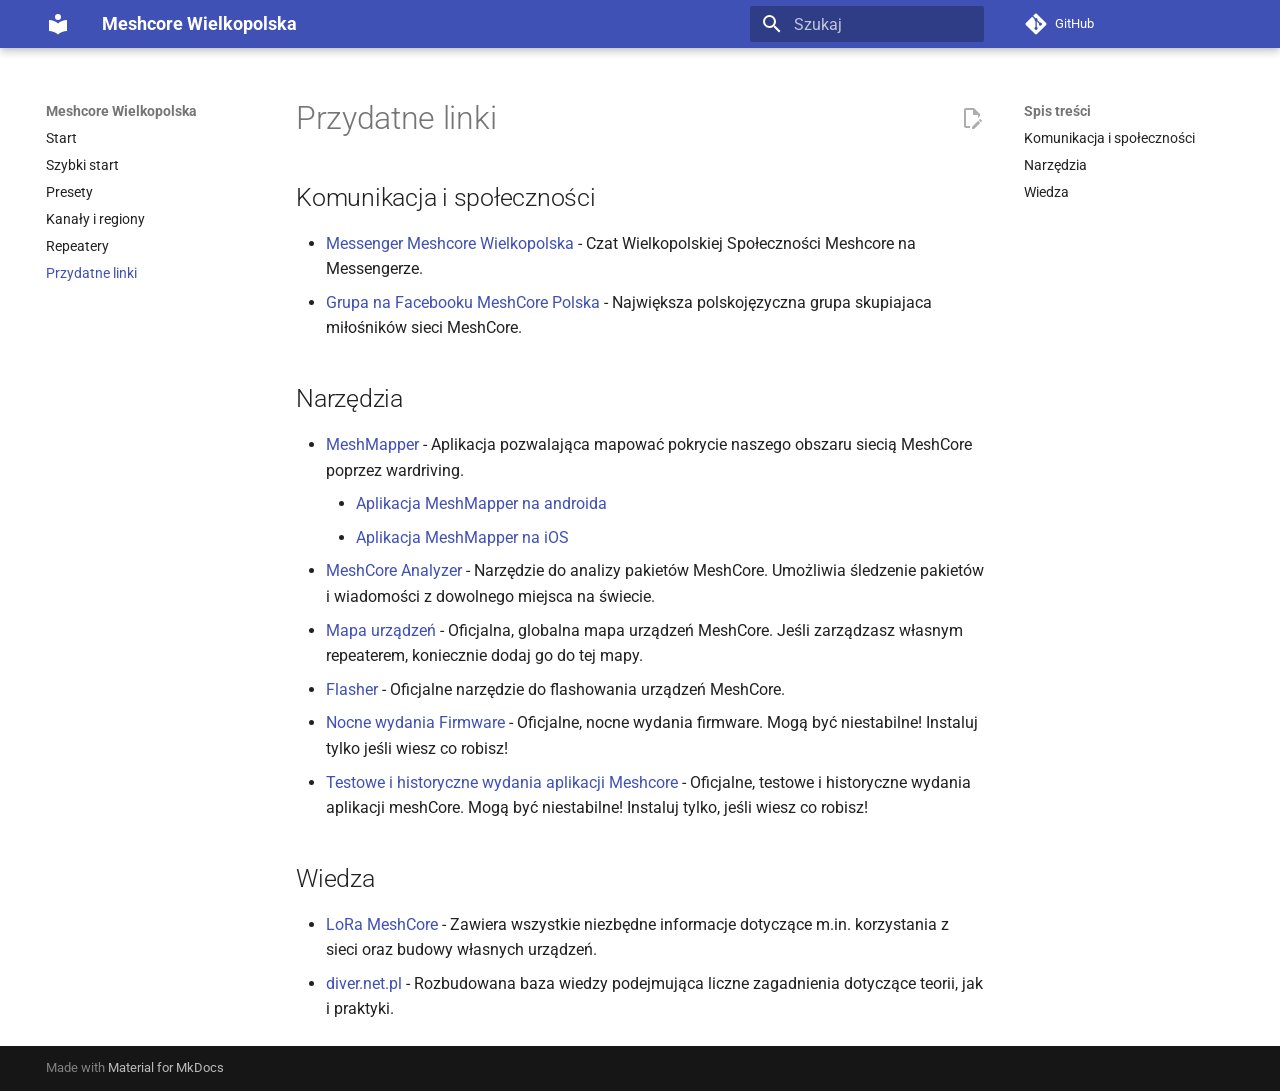
<file: resources/index.html>
<!doctype html>
<html lang="pl" class="no-js">
  <head>
    
      <meta charset="utf-8">
      <meta name="viewport" content="width=device-width,initial-scale=1">
      
        <meta name="description" content="Lokalna wiki Wielkopolskiej Społeczności MeshCore">
      
      
      
        <link rel="canonical" href="https://mcwlkp.pl/resources/">
      
      
        <link rel="prev" href="../repeaters/">
      
      
      
        
      
      
      <link rel="icon" href="../assets/images/favicon.png">
      <meta name="generator" content="mkdocs-1.6.1, mkdocs-material-9.7.6">
    
    
      
        <title>Przydatne linki - Meshcore Wielkopolska</title>
      
    
    
      <link rel="stylesheet" href="../assets/stylesheets/main.484c7ddc.min.css">
      
      


    
    
      
    
    
      
        
        
        <link rel="preconnect" href="https://fonts.gstatic.com" crossorigin>
        <link rel="stylesheet" href="https://fonts.googleapis.com/css?family=Roboto:300,300i,400,400i,700,700i%7CRoboto+Mono:400,400i,700,700i&display=fallback">
        <style>:root{--md-text-font:"Roboto";--md-code-font:"Roboto Mono"}</style>
      
    
    
    <script>__md_scope=new URL("..",location),__md_hash=e=>[...e].reduce(((e,_)=>(e<<5)-e+_.charCodeAt(0)),0),__md_get=(e,_=localStorage,t=__md_scope)=>JSON.parse(_.getItem(t.pathname+"."+e)),__md_set=(e,_,t=localStorage,a=__md_scope)=>{try{t.setItem(a.pathname+"."+e,JSON.stringify(_))}catch(e){}}</script>
    
      

    
    
  </head>
  
  
    <body dir="ltr">
  
    
    <input class="md-toggle" data-md-toggle="drawer" type="checkbox" id="__drawer" autocomplete="off">
    <input class="md-toggle" data-md-toggle="search" type="checkbox" id="__search" autocomplete="off">
    <label class="md-overlay" for="__drawer"></label>
    <div data-md-component="skip">
      
        
        <a href="#komunikacja-i-spoecznosci" class="md-skip">
          Przejdź do treści
        </a>
      
    </div>
    <div data-md-component="announce">
      
    </div>
    
    
      

  

<header class="md-header md-header--shadow" data-md-component="header">
  <nav class="md-header__inner md-grid" aria-label="Nagłówek">
    <a href=".." title="Meshcore Wielkopolska" class="md-header__button md-logo" aria-label="Meshcore Wielkopolska" data-md-component="logo">
      
  
  <svg xmlns="http://www.w3.org/2000/svg" viewBox="0 0 24 24"><path d="M12 8a3 3 0 0 0 3-3 3 3 0 0 0-3-3 3 3 0 0 0-3 3 3 3 0 0 0 3 3m0 3.54C9.64 9.35 6.5 8 3 8v11c3.5 0 6.64 1.35 9 3.54 2.36-2.19 5.5-3.54 9-3.54V8c-3.5 0-6.64 1.35-9 3.54"/></svg>

    </a>
    <label class="md-header__button md-icon" for="__drawer">
      
      <svg xmlns="http://www.w3.org/2000/svg" viewBox="0 0 24 24"><path d="M3 6h18v2H3zm0 5h18v2H3zm0 5h18v2H3z"/></svg>
    </label>
    <div class="md-header__title" data-md-component="header-title">
      <div class="md-header__ellipsis">
        <div class="md-header__topic">
          <span class="md-ellipsis">
            Meshcore Wielkopolska
          </span>
        </div>
        <div class="md-header__topic" data-md-component="header-topic">
          <span class="md-ellipsis">
            
              Przydatne linki
            
          </span>
        </div>
      </div>
    </div>
    
    
      <script>var palette=__md_get("__palette");if(palette&&palette.color){if("(prefers-color-scheme)"===palette.color.media){var media=matchMedia("(prefers-color-scheme: light)"),input=document.querySelector(media.matches?"[data-md-color-media='(prefers-color-scheme: light)']":"[data-md-color-media='(prefers-color-scheme: dark)']");palette.color.media=input.getAttribute("data-md-color-media"),palette.color.scheme=input.getAttribute("data-md-color-scheme"),palette.color.primary=input.getAttribute("data-md-color-primary"),palette.color.accent=input.getAttribute("data-md-color-accent")}for(var[key,value]of Object.entries(palette.color))document.body.setAttribute("data-md-color-"+key,value)}</script>
    
    
    
      
      
        <label class="md-header__button md-icon" for="__search">
          
          <svg xmlns="http://www.w3.org/2000/svg" viewBox="0 0 24 24"><path d="M9.5 3A6.5 6.5 0 0 1 16 9.5c0 1.61-.59 3.09-1.56 4.23l.27.27h.79l5 5-1.5 1.5-5-5v-.79l-.27-.27A6.52 6.52 0 0 1 9.5 16 6.5 6.5 0 0 1 3 9.5 6.5 6.5 0 0 1 9.5 3m0 2C7 5 5 7 5 9.5S7 14 9.5 14 14 12 14 9.5 12 5 9.5 5"/></svg>
        </label>
        <div class="md-search" data-md-component="search" role="dialog">
  <label class="md-search__overlay" for="__search"></label>
  <div class="md-search__inner" role="search">
    <form class="md-search__form" name="search">
      <input type="text" class="md-search__input" name="query" aria-label="Szukaj" placeholder="Szukaj" autocapitalize="off" autocorrect="off" autocomplete="off" spellcheck="false" data-md-component="search-query" required>
      <label class="md-search__icon md-icon" for="__search">
        
        <svg xmlns="http://www.w3.org/2000/svg" viewBox="0 0 24 24"><path d="M9.5 3A6.5 6.5 0 0 1 16 9.5c0 1.61-.59 3.09-1.56 4.23l.27.27h.79l5 5-1.5 1.5-5-5v-.79l-.27-.27A6.52 6.52 0 0 1 9.5 16 6.5 6.5 0 0 1 3 9.5 6.5 6.5 0 0 1 9.5 3m0 2C7 5 5 7 5 9.5S7 14 9.5 14 14 12 14 9.5 12 5 9.5 5"/></svg>
        
        <svg xmlns="http://www.w3.org/2000/svg" viewBox="0 0 24 24"><path d="M20 11v2H8l5.5 5.5-1.42 1.42L4.16 12l7.92-7.92L13.5 5.5 8 11z"/></svg>
      </label>
      <nav class="md-search__options" aria-label="Szukaj">
        
        <button type="reset" class="md-search__icon md-icon" title="Wyczyść" aria-label="Wyczyść" tabindex="-1">
          
          <svg xmlns="http://www.w3.org/2000/svg" viewBox="0 0 24 24"><path d="M19 6.41 17.59 5 12 10.59 6.41 5 5 6.41 10.59 12 5 17.59 6.41 19 12 13.41 17.59 19 19 17.59 13.41 12z"/></svg>
        </button>
      </nav>
      
        <div class="md-search__suggest" data-md-component="search-suggest"></div>
      
    </form>
    <div class="md-search__output">
      <div class="md-search__scrollwrap" tabindex="0" data-md-scrollfix>
        <div class="md-search-result" data-md-component="search-result">
          <div class="md-search-result__meta">
            Inicjowanie wyszukiwania
          </div>
          <ol class="md-search-result__list" role="presentation"></ol>
        </div>
      </div>
    </div>
  </div>
</div>
      
    
    
      <div class="md-header__source">
        <a href="https://github.com/chybaDapi/awesome-meshcore-wlkp" title="Przejdź do repozytorium" class="md-source" data-md-component="source">
  <div class="md-source__icon md-icon">
    
    <svg xmlns="http://www.w3.org/2000/svg" viewBox="0 0 448 512"><!--! Font Awesome Free 7.1.0 by @fontawesome - https://fontawesome.com License - https://fontawesome.com/license/free (Icons: CC BY 4.0, Fonts: SIL OFL 1.1, Code: MIT License) Copyright 2025 Fonticons, Inc.--><path d="M439.6 236.1 244 40.5c-5.4-5.5-12.8-8.5-20.4-8.5s-15 3-20.4 8.4L162.5 81l51.5 51.5c27.1-9.1 52.7 16.8 43.4 43.7l49.7 49.7c34.2-11.8 61.2 31 35.5 56.7-26.5 26.5-70.2-2.9-56-37.3L240.3 199v121.9c25.3 12.5 22.3 41.8 9.1 55-6.4 6.4-15.2 10.1-24.3 10.1s-17.8-3.6-24.3-10.1c-17.6-17.6-11.1-46.9 11.2-56v-123c-20.8-8.5-24.6-30.7-18.6-45L142.6 101 8.5 235.1C3 240.6 0 247.9 0 255.5s3 15 8.5 20.4l195.6 195.7c5.4 5.4 12.7 8.4 20.4 8.4s15-3 20.4-8.4l194.7-194.7c5.4-5.4 8.4-12.8 8.4-20.4s-3-15-8.4-20.4"/></svg>
  </div>
  <div class="md-source__repository">
    GitHub
  </div>
</a>
      </div>
    
  </nav>
  
</header>
    
    <div class="md-container" data-md-component="container">
      
      
        
          
        
      
      <main class="md-main" data-md-component="main">
        <div class="md-main__inner md-grid">
          
            
              
              <div class="md-sidebar md-sidebar--primary" data-md-component="sidebar" data-md-type="navigation" >
                <div class="md-sidebar__scrollwrap">
                  <div class="md-sidebar__inner">
                    



<nav class="md-nav md-nav--primary" aria-label="Nawigacja" data-md-level="0">
  <label class="md-nav__title" for="__drawer">
    <a href=".." title="Meshcore Wielkopolska" class="md-nav__button md-logo" aria-label="Meshcore Wielkopolska" data-md-component="logo">
      
  
  <svg xmlns="http://www.w3.org/2000/svg" viewBox="0 0 24 24"><path d="M12 8a3 3 0 0 0 3-3 3 3 0 0 0-3-3 3 3 0 0 0-3 3 3 3 0 0 0 3 3m0 3.54C9.64 9.35 6.5 8 3 8v11c3.5 0 6.64 1.35 9 3.54 2.36-2.19 5.5-3.54 9-3.54V8c-3.5 0-6.64 1.35-9 3.54"/></svg>

    </a>
    Meshcore Wielkopolska
  </label>
  
    <div class="md-nav__source">
      <a href="https://github.com/chybaDapi/awesome-meshcore-wlkp" title="Przejdź do repozytorium" class="md-source" data-md-component="source">
  <div class="md-source__icon md-icon">
    
    <svg xmlns="http://www.w3.org/2000/svg" viewBox="0 0 448 512"><!--! Font Awesome Free 7.1.0 by @fontawesome - https://fontawesome.com License - https://fontawesome.com/license/free (Icons: CC BY 4.0, Fonts: SIL OFL 1.1, Code: MIT License) Copyright 2025 Fonticons, Inc.--><path d="M439.6 236.1 244 40.5c-5.4-5.5-12.8-8.5-20.4-8.5s-15 3-20.4 8.4L162.5 81l51.5 51.5c27.1-9.1 52.7 16.8 43.4 43.7l49.7 49.7c34.2-11.8 61.2 31 35.5 56.7-26.5 26.5-70.2-2.9-56-37.3L240.3 199v121.9c25.3 12.5 22.3 41.8 9.1 55-6.4 6.4-15.2 10.1-24.3 10.1s-17.8-3.6-24.3-10.1c-17.6-17.6-11.1-46.9 11.2-56v-123c-20.8-8.5-24.6-30.7-18.6-45L142.6 101 8.5 235.1C3 240.6 0 247.9 0 255.5s3 15 8.5 20.4l195.6 195.7c5.4 5.4 12.7 8.4 20.4 8.4s15-3 20.4-8.4l194.7-194.7c5.4-5.4 8.4-12.8 8.4-20.4s-3-15-8.4-20.4"/></svg>
  </div>
  <div class="md-source__repository">
    GitHub
  </div>
</a>
    </div>
  
  <ul class="md-nav__list" data-md-scrollfix>
    
      
      
  
  
  
  
    <li class="md-nav__item">
      <a href=".." class="md-nav__link">
        
  
  
  <span class="md-ellipsis">
    
  
    Start
  

    
  </span>
  
  

      </a>
    </li>
  

    
      
      
  
  
  
  
    <li class="md-nav__item">
      <a href="../quickstart/" class="md-nav__link">
        
  
  
  <span class="md-ellipsis">
    
  
    Szybki start
  

    
  </span>
  
  

      </a>
    </li>
  

    
      
      
  
  
  
  
    <li class="md-nav__item">
      <a href="../presets/" class="md-nav__link">
        
  
  
  <span class="md-ellipsis">
    
  
    Presety
  

    
  </span>
  
  

      </a>
    </li>
  

    
      
      
  
  
  
  
    <li class="md-nav__item">
      <a href="../channels/" class="md-nav__link">
        
  
  
  <span class="md-ellipsis">
    
  
    Kanały i regiony
  

    
  </span>
  
  

      </a>
    </li>
  

    
      
      
  
  
  
  
    <li class="md-nav__item">
      <a href="../repeaters/" class="md-nav__link">
        
  
  
  <span class="md-ellipsis">
    
  
    Repeatery
  

    
  </span>
  
  

      </a>
    </li>
  

    
      
      
  
  
    
  
  
  
    <li class="md-nav__item md-nav__item--active">
      
      <input class="md-nav__toggle md-toggle" type="checkbox" id="__toc">
      
      
      
        <label class="md-nav__link md-nav__link--active" for="__toc">
          
  
  
  <span class="md-ellipsis">
    
  
    Przydatne linki
  

    
  </span>
  
  

          <span class="md-nav__icon md-icon"></span>
        </label>
      
      <a href="./" class="md-nav__link md-nav__link--active">
        
  
  
  <span class="md-ellipsis">
    
  
    Przydatne linki
  

    
  </span>
  
  

      </a>
      
        

<nav class="md-nav md-nav--secondary" aria-label="Spis treści">
  
  
  
  
    <label class="md-nav__title" for="__toc">
      <span class="md-nav__icon md-icon"></span>
      Spis treści
    </label>
    <ul class="md-nav__list" data-md-component="toc" data-md-scrollfix>
      
        <li class="md-nav__item">
  <a href="#komunikacja-i-spoecznosci" class="md-nav__link">
    <span class="md-ellipsis">
      
        Komunikacja i społeczności
      
    </span>
  </a>
  
</li>
      
        <li class="md-nav__item">
  <a href="#narzedzia" class="md-nav__link">
    <span class="md-ellipsis">
      
        Narzędzia
      
    </span>
  </a>
  
</li>
      
        <li class="md-nav__item">
  <a href="#wiedza" class="md-nav__link">
    <span class="md-ellipsis">
      
        Wiedza
      
    </span>
  </a>
  
</li>
      
    </ul>
  
</nav>
      
    </li>
  

    
  </ul>
</nav>
                  </div>
                </div>
              </div>
            
            
              
              <div class="md-sidebar md-sidebar--secondary" data-md-component="sidebar" data-md-type="toc" >
                <div class="md-sidebar__scrollwrap">
                  <div class="md-sidebar__inner">
                    

<nav class="md-nav md-nav--secondary" aria-label="Spis treści">
  
  
  
  
    <label class="md-nav__title" for="__toc">
      <span class="md-nav__icon md-icon"></span>
      Spis treści
    </label>
    <ul class="md-nav__list" data-md-component="toc" data-md-scrollfix>
      
        <li class="md-nav__item">
  <a href="#komunikacja-i-spoecznosci" class="md-nav__link">
    <span class="md-ellipsis">
      
        Komunikacja i społeczności
      
    </span>
  </a>
  
</li>
      
        <li class="md-nav__item">
  <a href="#narzedzia" class="md-nav__link">
    <span class="md-ellipsis">
      
        Narzędzia
      
    </span>
  </a>
  
</li>
      
        <li class="md-nav__item">
  <a href="#wiedza" class="md-nav__link">
    <span class="md-ellipsis">
      
        Wiedza
      
    </span>
  </a>
  
</li>
      
    </ul>
  
</nav>
                  </div>
                </div>
              </div>
            
          
          
            <div class="md-content" data-md-component="content">
              
              <article class="md-content__inner md-typeset">
                
                  


  
    <a href="https://github.com/chybaDapi/awesome-meshcore-wlkp/edit/main/docs/resources.md" title="Edytuj tę stronę" class="md-content__button md-icon" rel="edit">
      
      <svg xmlns="http://www.w3.org/2000/svg" viewBox="0 0 24 24"><path d="M10 20H6V4h7v5h5v3.1l2-2V8l-6-6H6c-1.1 0-2 .9-2 2v16c0 1.1.9 2 2 2h4zm10.2-7c.1 0 .3.1.4.2l1.3 1.3c.2.2.2.6 0 .8l-1 1-2.1-2.1 1-1c.1-.1.2-.2.4-.2m0 3.9L14.1 23H12v-2.1l6.1-6.1z"/></svg>
    </a>
  
  


  <h1>Przydatne linki</h1>

<h2 id="komunikacja-i-spoecznosci">Komunikacja i społeczności<a class="headerlink" href="#komunikacja-i-spoecznosci" title="Permanent link">&para;</a></h2>
<ul>
<li><a href="https://l.facebook.com/l.php?u=https%3A%2F%2Fm.me%2Fch%2FAbbD8U8Cej6qXEJk%2F%3Fsend_source%3Dcm%253Acopy_invite_link%26fbclid%3DIwZXh0bgNhZW0CMTAAYnJpZBExWW5lb3ZmZG5McVg4N0h6QnNydGMGYXBwX2lkEDIyMjAzOTE3ODgyMDA4OTIAAR4da2JaQpLh4Xj2d7EnlsWhRP416GHUK7i7xcEjOP4FTawUv7n57tWBtK0BHA_aem_LG3Q95tXheGmujoF-npd4A&amp;h=AT1_hDjS_d9UsBR6eRf7agg78vi7IvSpAL4jvcuPmWKkRLw1F9XUelNu3GKQ8h97dt5A8Ggf9mrncf689_II9vz5BPiab17RuWzLA8j9bPbMhIKazXFrCiwcxGVm7X6Lte2oWP0urAuTXy-F&amp;__tn__=R]-R&amp;c[0]=AT0js80NVfhDe3t4ZDFn7-DJ3mpjsILKO_7gDqM3v4KtyQoyaNafuDLDAFzKGGa51_ibK_h1HxLeI2WGouCrkVJtq-z9o1r-NKwlDX2D8vg4f-55gQwInKs6rLWgX3uVZQZTsbhHBP9BqsGM-3FJ1KZI2ynBZ9NTlyt3Dh_qYzKXjVgb">Messenger Meshcore Wielkopolska</a> - Czat Wielkopolskiej Społeczności Meshcore na Messengerze.</li>
<li><a href="https://www.facebook.com/groups/meshcorepolska">Grupa na Facebooku MeshCore Polska</a> - Największa polskojęzyczna grupa skupiajaca miłośników sieci MeshCore.</li>
</ul>
<h2 id="narzedzia">Narzędzia<a class="headerlink" href="#narzedzia" title="Permanent link">&para;</a></h2>
<ul>
<li><a href="https://poz.meshmapper.net/">MeshMapper</a> - Aplikacja pozwalająca mapować pokrycie naszego obszaru siecią MeshCore poprzez wardriving.<ul>
<li><a href="https://play.google.com/store/apps/details?id=net.meshmapper.app&amp;hl=pl">Aplikacja MeshMapper na androida</a></li>
<li><a href="https://apps.apple.com/us/app/meshmapper/id6758073991">Aplikacja MeshMapper na iOS</a></li>
</ul>
</li>
<li><a href="https://analyzer.letsmesh.net/">MeshCore Analyzer</a> - Narzędzie do analizy pakietów MeshCore. Umożliwia śledzenie pakietów i wiadomości z dowolnego miejsca na świecie.</li>
<li><a href="https://map.meshcore.io/">Mapa urządzeń</a> - Oficjalna, globalna mapa urządzeń MeshCore. Jeśli zarządzasz własnym repeaterem, koniecznie dodaj go do tej mapy.</li>
<li><a href="https://flasher.meshcore.io/">Flasher</a> - Oficjalne narzędzie do flashowania urządzeń MeshCore.</li>
<li><a href="https://files.brazio.org/meshcore/nightly/">Nocne wydania Firmware</a> - Oficjalne, nocne wydania firmware. Mogą być niestabilne! Instaluj tylko jeśli wiesz co robisz!</li>
<li><a href="https://files.liamcottle.net/MeshCore/">Testowe i historyczne wydania aplikacji Meshcore</a> - Oficjalne, testowe i historyczne wydania aplikacji meshCore. Mogą być niestabilne! Instaluj tylko, jeśli wiesz co robisz!</li>
</ul>
<h2 id="wiedza">Wiedza<a class="headerlink" href="#wiedza" title="Permanent link">&para;</a></h2>
<ul>
<li><a href="https://lorameshcore.pl/">LoRa MeshCore</a> - Zawiera wszystkie niezbędne informacje dotyczące m.in. korzystania z sieci oraz budowy własnych urządzeń.</li>
<li><a href="https://diver.net.pl/meshcore">diver.net.pl</a> - Rozbudowana baza wiedzy podejmująca liczne zagadnienia dotyczące teorii, jak i praktyki.</li>
</ul>












                
              </article>
            </div>
          
          
<script>var target=document.getElementById(location.hash.slice(1));target&&target.name&&(target.checked=target.name.startsWith("__tabbed_"))</script>
        </div>
        
          <button type="button" class="md-top md-icon" data-md-component="top" hidden>
  
  <svg xmlns="http://www.w3.org/2000/svg" viewBox="0 0 24 24"><path d="M13 20h-2V8l-5.5 5.5-1.42-1.42L12 4.16l7.92 7.92-1.42 1.42L13 8z"/></svg>
  Powrót do góry
</button>
        
      </main>
      
        <footer class="md-footer">
  
  <div class="md-footer-meta md-typeset">
    <div class="md-footer-meta__inner md-grid">
      <div class="md-copyright">
  
  
    Made with
    <a href="https://squidfunk.github.io/mkdocs-material/" target="_blank" rel="noopener">
      Material for MkDocs
    </a>
  
</div>
      
    </div>
  </div>
</footer>
      
    </div>
    <div class="md-dialog" data-md-component="dialog">
      <div class="md-dialog__inner md-typeset"></div>
    </div>
    
    
    
      
      
      <script id="__config" type="application/json">{"annotate": null, "base": "..", "features": ["navigation.instant", "navigation.tracking", "navigation.expand", "navigation.top", "search.suggest", "search.highlight", "content.action.edit"], "search": "../assets/javascripts/workers/search.2c215733.min.js", "tags": null, "translations": {"clipboard.copied": "Skopiowano do schowka", "clipboard.copy": "Kopiuj do schowka", "search.result.more.one": "1 wi\u0119cej na tej stronie", "search.result.more.other": "# wi\u0119cej na tej stronie", "search.result.none": "Brak wynik\u00f3w wyszukiwania", "search.result.one": "Wyniki wyszukiwania: 1", "search.result.other": "Wyniki wyszukiwania: #", "search.result.placeholder": "Zacznij pisa\u0107, aby szuka\u0107", "search.result.term.missing": "Brak", "select.version": "Wybierz wersj\u0119"}, "version": null}</script>
    
    
      <script src="../assets/javascripts/bundle.79ae519e.min.js"></script>
      
    
  </body>
</html>
</file>
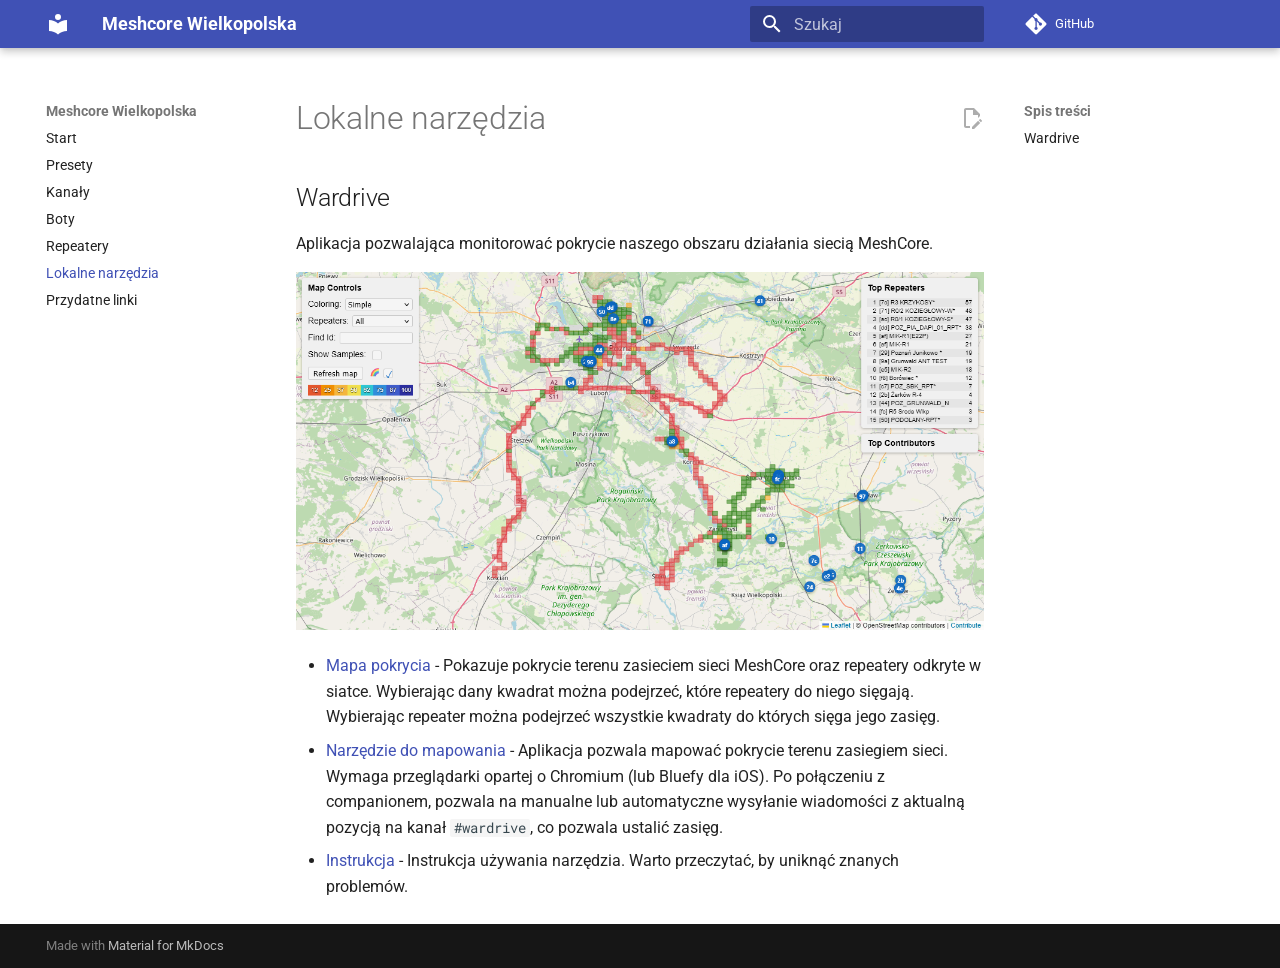
<file: tools/index.html>
<!doctype html>
<html lang="pl" class="no-js">
  <head>
    
      <meta charset="utf-8">
      <meta name="viewport" content="width=device-width,initial-scale=1">
      
        <meta name="description" content="Lokalna wiki Wielkopolskiej Społeczności MeshCore">
      
      
      
        <link rel="canonical" href="https://mcwlkp.pl/tools/">
      
      
        <link rel="prev" href="../repeaters/">
      
      
        <link rel="next" href="../resources/">
      
      
        
      
      
      <link rel="icon" href="../assets/images/favicon.png">
      <meta name="generator" content="mkdocs-1.6.1, mkdocs-material-9.7.1">
    
    
      
        <title>Lokalne narzędzia - Meshcore Wielkopolska</title>
      
    
    
      <link rel="stylesheet" href="../assets/stylesheets/main.484c7ddc.min.css">
      
      


    
    
      
    
    
      
        
        
        <link rel="preconnect" href="https://fonts.gstatic.com" crossorigin>
        <link rel="stylesheet" href="https://fonts.googleapis.com/css?family=Roboto:300,300i,400,400i,700,700i%7CRoboto+Mono:400,400i,700,700i&display=fallback">
        <style>:root{--md-text-font:"Roboto";--md-code-font:"Roboto Mono"}</style>
      
    
    
    <script>__md_scope=new URL("..",location),__md_hash=e=>[...e].reduce(((e,_)=>(e<<5)-e+_.charCodeAt(0)),0),__md_get=(e,_=localStorage,t=__md_scope)=>JSON.parse(_.getItem(t.pathname+"."+e)),__md_set=(e,_,t=localStorage,a=__md_scope)=>{try{t.setItem(a.pathname+"."+e,JSON.stringify(_))}catch(e){}}</script>
    
      

    
    
  </head>
  
  
    <body dir="ltr">
  
    
    <input class="md-toggle" data-md-toggle="drawer" type="checkbox" id="__drawer" autocomplete="off">
    <input class="md-toggle" data-md-toggle="search" type="checkbox" id="__search" autocomplete="off">
    <label class="md-overlay" for="__drawer"></label>
    <div data-md-component="skip">
      
        
        <a href="#wardrive" class="md-skip">
          Przejdź do treści
        </a>
      
    </div>
    <div data-md-component="announce">
      
    </div>
    
    
      

  

<header class="md-header md-header--shadow" data-md-component="header">
  <nav class="md-header__inner md-grid" aria-label="Nagłówek">
    <a href=".." title="Meshcore Wielkopolska" class="md-header__button md-logo" aria-label="Meshcore Wielkopolska" data-md-component="logo">
      
  
  <svg xmlns="http://www.w3.org/2000/svg" viewBox="0 0 24 24"><path d="M12 8a3 3 0 0 0 3-3 3 3 0 0 0-3-3 3 3 0 0 0-3 3 3 3 0 0 0 3 3m0 3.54C9.64 9.35 6.5 8 3 8v11c3.5 0 6.64 1.35 9 3.54 2.36-2.19 5.5-3.54 9-3.54V8c-3.5 0-6.64 1.35-9 3.54"/></svg>

    </a>
    <label class="md-header__button md-icon" for="__drawer">
      
      <svg xmlns="http://www.w3.org/2000/svg" viewBox="0 0 24 24"><path d="M3 6h18v2H3zm0 5h18v2H3zm0 5h18v2H3z"/></svg>
    </label>
    <div class="md-header__title" data-md-component="header-title">
      <div class="md-header__ellipsis">
        <div class="md-header__topic">
          <span class="md-ellipsis">
            Meshcore Wielkopolska
          </span>
        </div>
        <div class="md-header__topic" data-md-component="header-topic">
          <span class="md-ellipsis">
            
              Lokalne narzędzia
            
          </span>
        </div>
      </div>
    </div>
    
    
      <script>var palette=__md_get("__palette");if(palette&&palette.color){if("(prefers-color-scheme)"===palette.color.media){var media=matchMedia("(prefers-color-scheme: light)"),input=document.querySelector(media.matches?"[data-md-color-media='(prefers-color-scheme: light)']":"[data-md-color-media='(prefers-color-scheme: dark)']");palette.color.media=input.getAttribute("data-md-color-media"),palette.color.scheme=input.getAttribute("data-md-color-scheme"),palette.color.primary=input.getAttribute("data-md-color-primary"),palette.color.accent=input.getAttribute("data-md-color-accent")}for(var[key,value]of Object.entries(palette.color))document.body.setAttribute("data-md-color-"+key,value)}</script>
    
    
    
      
      
        <label class="md-header__button md-icon" for="__search">
          
          <svg xmlns="http://www.w3.org/2000/svg" viewBox="0 0 24 24"><path d="M9.5 3A6.5 6.5 0 0 1 16 9.5c0 1.61-.59 3.09-1.56 4.23l.27.27h.79l5 5-1.5 1.5-5-5v-.79l-.27-.27A6.52 6.52 0 0 1 9.5 16 6.5 6.5 0 0 1 3 9.5 6.5 6.5 0 0 1 9.5 3m0 2C7 5 5 7 5 9.5S7 14 9.5 14 14 12 14 9.5 12 5 9.5 5"/></svg>
        </label>
        <div class="md-search" data-md-component="search" role="dialog">
  <label class="md-search__overlay" for="__search"></label>
  <div class="md-search__inner" role="search">
    <form class="md-search__form" name="search">
      <input type="text" class="md-search__input" name="query" aria-label="Szukaj" placeholder="Szukaj" autocapitalize="off" autocorrect="off" autocomplete="off" spellcheck="false" data-md-component="search-query" required>
      <label class="md-search__icon md-icon" for="__search">
        
        <svg xmlns="http://www.w3.org/2000/svg" viewBox="0 0 24 24"><path d="M9.5 3A6.5 6.5 0 0 1 16 9.5c0 1.61-.59 3.09-1.56 4.23l.27.27h.79l5 5-1.5 1.5-5-5v-.79l-.27-.27A6.52 6.52 0 0 1 9.5 16 6.5 6.5 0 0 1 3 9.5 6.5 6.5 0 0 1 9.5 3m0 2C7 5 5 7 5 9.5S7 14 9.5 14 14 12 14 9.5 12 5 9.5 5"/></svg>
        
        <svg xmlns="http://www.w3.org/2000/svg" viewBox="0 0 24 24"><path d="M20 11v2H8l5.5 5.5-1.42 1.42L4.16 12l7.92-7.92L13.5 5.5 8 11z"/></svg>
      </label>
      <nav class="md-search__options" aria-label="Szukaj">
        
        <button type="reset" class="md-search__icon md-icon" title="Wyczyść" aria-label="Wyczyść" tabindex="-1">
          
          <svg xmlns="http://www.w3.org/2000/svg" viewBox="0 0 24 24"><path d="M19 6.41 17.59 5 12 10.59 6.41 5 5 6.41 10.59 12 5 17.59 6.41 19 12 13.41 17.59 19 19 17.59 13.41 12z"/></svg>
        </button>
      </nav>
      
        <div class="md-search__suggest" data-md-component="search-suggest"></div>
      
    </form>
    <div class="md-search__output">
      <div class="md-search__scrollwrap" tabindex="0" data-md-scrollfix>
        <div class="md-search-result" data-md-component="search-result">
          <div class="md-search-result__meta">
            Inicjowanie wyszukiwania
          </div>
          <ol class="md-search-result__list" role="presentation"></ol>
        </div>
      </div>
    </div>
  </div>
</div>
      
    
    
      <div class="md-header__source">
        <a href="https://github.com/chybaDapi/awesome-meshcore-wlkp" title="Przejdź do repozytorium" class="md-source" data-md-component="source">
  <div class="md-source__icon md-icon">
    
    <svg xmlns="http://www.w3.org/2000/svg" viewBox="0 0 448 512"><!--! Font Awesome Free 7.1.0 by @fontawesome - https://fontawesome.com License - https://fontawesome.com/license/free (Icons: CC BY 4.0, Fonts: SIL OFL 1.1, Code: MIT License) Copyright 2025 Fonticons, Inc.--><path d="M439.6 236.1 244 40.5c-5.4-5.5-12.8-8.5-20.4-8.5s-15 3-20.4 8.4L162.5 81l51.5 51.5c27.1-9.1 52.7 16.8 43.4 43.7l49.7 49.7c34.2-11.8 61.2 31 35.5 56.7-26.5 26.5-70.2-2.9-56-37.3L240.3 199v121.9c25.3 12.5 22.3 41.8 9.1 55-6.4 6.4-15.2 10.1-24.3 10.1s-17.8-3.6-24.3-10.1c-17.6-17.6-11.1-46.9 11.2-56v-123c-20.8-8.5-24.6-30.7-18.6-45L142.6 101 8.5 235.1C3 240.6 0 247.9 0 255.5s3 15 8.5 20.4l195.6 195.7c5.4 5.4 12.7 8.4 20.4 8.4s15-3 20.4-8.4l194.7-194.7c5.4-5.4 8.4-12.8 8.4-20.4s-3-15-8.4-20.4"/></svg>
  </div>
  <div class="md-source__repository">
    GitHub
  </div>
</a>
      </div>
    
  </nav>
  
</header>
    
    <div class="md-container" data-md-component="container">
      
      
        
          
        
      
      <main class="md-main" data-md-component="main">
        <div class="md-main__inner md-grid">
          
            
              
              <div class="md-sidebar md-sidebar--primary" data-md-component="sidebar" data-md-type="navigation" >
                <div class="md-sidebar__scrollwrap">
                  <div class="md-sidebar__inner">
                    



<nav class="md-nav md-nav--primary" aria-label="Nawigacja" data-md-level="0">
  <label class="md-nav__title" for="__drawer">
    <a href=".." title="Meshcore Wielkopolska" class="md-nav__button md-logo" aria-label="Meshcore Wielkopolska" data-md-component="logo">
      
  
  <svg xmlns="http://www.w3.org/2000/svg" viewBox="0 0 24 24"><path d="M12 8a3 3 0 0 0 3-3 3 3 0 0 0-3-3 3 3 0 0 0-3 3 3 3 0 0 0 3 3m0 3.54C9.64 9.35 6.5 8 3 8v11c3.5 0 6.64 1.35 9 3.54 2.36-2.19 5.5-3.54 9-3.54V8c-3.5 0-6.64 1.35-9 3.54"/></svg>

    </a>
    Meshcore Wielkopolska
  </label>
  
    <div class="md-nav__source">
      <a href="https://github.com/chybaDapi/awesome-meshcore-wlkp" title="Przejdź do repozytorium" class="md-source" data-md-component="source">
  <div class="md-source__icon md-icon">
    
    <svg xmlns="http://www.w3.org/2000/svg" viewBox="0 0 448 512"><!--! Font Awesome Free 7.1.0 by @fontawesome - https://fontawesome.com License - https://fontawesome.com/license/free (Icons: CC BY 4.0, Fonts: SIL OFL 1.1, Code: MIT License) Copyright 2025 Fonticons, Inc.--><path d="M439.6 236.1 244 40.5c-5.4-5.5-12.8-8.5-20.4-8.5s-15 3-20.4 8.4L162.5 81l51.5 51.5c27.1-9.1 52.7 16.8 43.4 43.7l49.7 49.7c34.2-11.8 61.2 31 35.5 56.7-26.5 26.5-70.2-2.9-56-37.3L240.3 199v121.9c25.3 12.5 22.3 41.8 9.1 55-6.4 6.4-15.2 10.1-24.3 10.1s-17.8-3.6-24.3-10.1c-17.6-17.6-11.1-46.9 11.2-56v-123c-20.8-8.5-24.6-30.7-18.6-45L142.6 101 8.5 235.1C3 240.6 0 247.9 0 255.5s3 15 8.5 20.4l195.6 195.7c5.4 5.4 12.7 8.4 20.4 8.4s15-3 20.4-8.4l194.7-194.7c5.4-5.4 8.4-12.8 8.4-20.4s-3-15-8.4-20.4"/></svg>
  </div>
  <div class="md-source__repository">
    GitHub
  </div>
</a>
    </div>
  
  <ul class="md-nav__list" data-md-scrollfix>
    
      
      
  
  
  
  
    <li class="md-nav__item">
      <a href=".." class="md-nav__link">
        
  
  
  <span class="md-ellipsis">
    
  
    Start
  

    
  </span>
  
  

      </a>
    </li>
  

    
      
      
  
  
  
  
    <li class="md-nav__item">
      <a href="../presets/" class="md-nav__link">
        
  
  
  <span class="md-ellipsis">
    
  
    Presety
  

    
  </span>
  
  

      </a>
    </li>
  

    
      
      
  
  
  
  
    <li class="md-nav__item">
      <a href="../channels/" class="md-nav__link">
        
  
  
  <span class="md-ellipsis">
    
  
    Kanały
  

    
  </span>
  
  

      </a>
    </li>
  

    
      
      
  
  
  
  
    <li class="md-nav__item">
      <a href="../bots/" class="md-nav__link">
        
  
  
  <span class="md-ellipsis">
    
  
    Boty
  

    
  </span>
  
  

      </a>
    </li>
  

    
      
      
  
  
  
  
    <li class="md-nav__item">
      <a href="../repeaters/" class="md-nav__link">
        
  
  
  <span class="md-ellipsis">
    
  
    Repeatery
  

    
  </span>
  
  

      </a>
    </li>
  

    
      
      
  
  
    
  
  
  
    <li class="md-nav__item md-nav__item--active">
      
      <input class="md-nav__toggle md-toggle" type="checkbox" id="__toc">
      
      
      
        <label class="md-nav__link md-nav__link--active" for="__toc">
          
  
  
  <span class="md-ellipsis">
    
  
    Lokalne narzędzia
  

    
  </span>
  
  

          <span class="md-nav__icon md-icon"></span>
        </label>
      
      <a href="./" class="md-nav__link md-nav__link--active">
        
  
  
  <span class="md-ellipsis">
    
  
    Lokalne narzędzia
  

    
  </span>
  
  

      </a>
      
        

<nav class="md-nav md-nav--secondary" aria-label="Spis treści">
  
  
  
  
    <label class="md-nav__title" for="__toc">
      <span class="md-nav__icon md-icon"></span>
      Spis treści
    </label>
    <ul class="md-nav__list" data-md-component="toc" data-md-scrollfix>
      
        <li class="md-nav__item">
  <a href="#wardrive" class="md-nav__link">
    <span class="md-ellipsis">
      
        Wardrive
      
    </span>
  </a>
  
</li>
      
    </ul>
  
</nav>
      
    </li>
  

    
      
      
  
  
  
  
    <li class="md-nav__item">
      <a href="../resources/" class="md-nav__link">
        
  
  
  <span class="md-ellipsis">
    
  
    Przydatne linki
  

    
  </span>
  
  

      </a>
    </li>
  

    
  </ul>
</nav>
                  </div>
                </div>
              </div>
            
            
              
              <div class="md-sidebar md-sidebar--secondary" data-md-component="sidebar" data-md-type="toc" >
                <div class="md-sidebar__scrollwrap">
                  <div class="md-sidebar__inner">
                    

<nav class="md-nav md-nav--secondary" aria-label="Spis treści">
  
  
  
  
    <label class="md-nav__title" for="__toc">
      <span class="md-nav__icon md-icon"></span>
      Spis treści
    </label>
    <ul class="md-nav__list" data-md-component="toc" data-md-scrollfix>
      
        <li class="md-nav__item">
  <a href="#wardrive" class="md-nav__link">
    <span class="md-ellipsis">
      
        Wardrive
      
    </span>
  </a>
  
</li>
      
    </ul>
  
</nav>
                  </div>
                </div>
              </div>
            
          
          
            <div class="md-content" data-md-component="content">
              
              <article class="md-content__inner md-typeset">
                
                  


  
    <a href="https://github.com/chybaDapi/awesome-meshcore-wlkp/edit/main/docs/tools.md" title="Edytuj tę stronę" class="md-content__button md-icon" rel="edit">
      
      <svg xmlns="http://www.w3.org/2000/svg" viewBox="0 0 24 24"><path d="M10 20H6V4h7v5h5v3.1l2-2V8l-6-6H6c-1.1 0-2 .9-2 2v16c0 1.1.9 2 2 2h4zm10.2-7c.1 0 .3.1.4.2l1.3 1.3c.2.2.2.6 0 .8l-1 1-2.1-2.1 1-1c.1-.1.2-.2.4-.2m0 3.9L14.1 23H12v-2.1l6.1-6.1z"/></svg>
    </a>
  
  


  <h1>Lokalne narzędzia</h1>

<h2 id="wardrive">Wardrive<a class="headerlink" href="#wardrive" title="Permanent link">&para;</a></h2>
<p>Aplikacja pozwalająca monitorować pokrycie naszego obszaru działania siecią MeshCore.</p>
<p><img alt="Screenshot" src="../img/wardrive.png" /></p>
<ul>
<li><a href="https://michal.duckdns.org:13443">Mapa pokrycia</a> - Pokazuje pokrycie terenu zasieciem sieci MeshCore oraz repeatery odkryte w siatce. Wybierając dany kwadrat można podejrzeć, które repeatery do niego sięgają. Wybierając repeater można podejrzeć wszystkie kwadraty do których sięga jego zasięg.</li>
<li><a href="https://michal.duckdns.org:13443/wardrive.html">Narzędzie do mapowania</a> - Aplikacja pozwala mapować pokrycie terenu zasiegiem sieci. Wymaga przeglądarki opartej o Chromium (lub Bluefy dla iOS). Po połączeniu z companionem, pozwala na manualne lub automatyczne wysyłanie wiadomości z aktualną pozycją na kanał <code>#wardrive</code>, co pozwala ustalić zasięg.</li>
<li><a href="https://michal.duckdns.org:13443/howto">Instrukcja</a> - Instrukcja używania narzędzia. Warto przeczytać, by uniknąć znanych problemów.</li>
</ul>












                
              </article>
            </div>
          
          
<script>var target=document.getElementById(location.hash.slice(1));target&&target.name&&(target.checked=target.name.startsWith("__tabbed_"))</script>
        </div>
        
          <button type="button" class="md-top md-icon" data-md-component="top" hidden>
  
  <svg xmlns="http://www.w3.org/2000/svg" viewBox="0 0 24 24"><path d="M13 20h-2V8l-5.5 5.5-1.42-1.42L12 4.16l7.92 7.92-1.42 1.42L13 8z"/></svg>
  Powrót do góry
</button>
        
      </main>
      
        <footer class="md-footer">
  
  <div class="md-footer-meta md-typeset">
    <div class="md-footer-meta__inner md-grid">
      <div class="md-copyright">
  
  
    Made with
    <a href="https://squidfunk.github.io/mkdocs-material/" target="_blank" rel="noopener">
      Material for MkDocs
    </a>
  
</div>
      
    </div>
  </div>
</footer>
      
    </div>
    <div class="md-dialog" data-md-component="dialog">
      <div class="md-dialog__inner md-typeset"></div>
    </div>
    
    
    
      
      
      <script id="__config" type="application/json">{"annotate": null, "base": "..", "features": ["navigation.instant", "navigation.tracking", "navigation.expand", "navigation.top", "search.suggest", "search.highlight", "content.action.edit"], "search": "../assets/javascripts/workers/search.2c215733.min.js", "tags": null, "translations": {"clipboard.copied": "Skopiowano do schowka", "clipboard.copy": "Kopiuj do schowka", "search.result.more.one": "1 wi\u0119cej na tej stronie", "search.result.more.other": "# wi\u0119cej na tej stronie", "search.result.none": "Brak wynik\u00f3w wyszukiwania", "search.result.one": "Wyniki wyszukiwania: 1", "search.result.other": "Wyniki wyszukiwania: #", "search.result.placeholder": "Zacznij pisa\u0107, aby szuka\u0107", "search.result.term.missing": "Brak", "select.version": "Wybierz wersj\u0119"}, "version": null}</script>
    
    
      <script src="../assets/javascripts/bundle.79ae519e.min.js"></script>
      
    
  </body>
</html>
</file>
<file: assets/stylesheets/main.484c7ddc.min.css>
@charset "UTF-8";html{-webkit-text-size-adjust:none;-moz-text-size-adjust:none;text-size-adjust:none;box-sizing:border-box}*,:after,:before{box-sizing:inherit}@media (prefers-reduced-motion){*,:after,:before{transition:none!important}}body{margin:0}a,button,input,label{-webkit-tap-highlight-color:transparent}a{color:inherit;text-decoration:none}hr{border:0;box-sizing:initial;display:block;height:.05rem;overflow:visible;padding:0}small{font-size:80%}sub,sup{line-height:1em}img{border-style:none}table{border-collapse:initial;border-spacing:0}td,th{font-weight:400;vertical-align:top}button{background:#0000;border:0;font-family:inherit;font-size:inherit;margin:0;padding:0}input{border:0;outline:none}:root{--md-primary-fg-color:#4051b5;--md-primary-fg-color--light:#5d6cc0;--md-primary-fg-color--dark:#303fa1;--md-primary-bg-color:#fff;--md-primary-bg-color--light:#ffffffb3;--md-accent-fg-color:#526cfe;--md-accent-fg-color--transparent:#526cfe1a;--md-accent-bg-color:#fff;--md-accent-bg-color--light:#ffffffb3}[data-md-color-scheme=default]{color-scheme:light}[data-md-color-scheme=default] img[src$="#gh-dark-mode-only"],[data-md-color-scheme=default] img[src$="#only-dark"]{display:none}:root,[data-md-color-scheme=default]{--md-hue:225deg;--md-default-fg-color:#000000de;--md-default-fg-color--light:#0000008a;--md-default-fg-color--lighter:#00000052;--md-default-fg-color--lightest:#00000012;--md-default-bg-color:#fff;--md-default-bg-color--light:#ffffffb3;--md-default-bg-color--lighter:#ffffff4d;--md-default-bg-color--lightest:#ffffff1f;--md-code-fg-color:#36464e;--md-code-bg-color:#f5f5f5;--md-code-bg-color--light:#f5f5f5b3;--md-code-bg-color--lighter:#f5f5f54d;--md-code-hl-color:#4287ff;--md-code-hl-color--light:#4287ff1a;--md-code-hl-number-color:#d52a2a;--md-code-hl-special-color:#db1457;--md-code-hl-function-color:#a846b9;--md-code-hl-constant-color:#6e59d9;--md-code-hl-keyword-color:#3f6ec6;--md-code-hl-string-color:#1c7d4d;--md-code-hl-name-color:var(--md-code-fg-color);--md-code-hl-operator-color:var(--md-default-fg-color--light);--md-code-hl-punctuation-color:var(--md-default-fg-color--light);--md-code-hl-comment-color:var(--md-default-fg-color--light);--md-code-hl-generic-color:var(--md-default-fg-color--light);--md-code-hl-variable-color:var(--md-default-fg-color--light);--md-typeset-color:var(--md-default-fg-color);--md-typeset-a-color:var(--md-primary-fg-color);--md-typeset-del-color:#f5503d26;--md-typeset-ins-color:#0bd57026;--md-typeset-kbd-color:#fafafa;--md-typeset-kbd-accent-color:#fff;--md-typeset-kbd-border-color:#b8b8b8;--md-typeset-mark-color:#ffff0080;--md-typeset-table-color:#0000001f;--md-typeset-table-color--light:rgba(0,0,0,.035);--md-admonition-fg-color:var(--md-default-fg-color);--md-admonition-bg-color:var(--md-default-bg-color);--md-warning-fg-color:#000000de;--md-warning-bg-color:#ff9;--md-footer-fg-color:#fff;--md-footer-fg-color--light:#ffffffb3;--md-footer-fg-color--lighter:#ffffff73;--md-footer-bg-color:#000000de;--md-footer-bg-color--dark:#00000052;--md-shadow-z1:0 0.2rem 0.5rem #0000000d,0 0 0.05rem #0000001a;--md-shadow-z2:0 0.2rem 0.5rem #0000001a,0 0 0.05rem #00000040;--md-shadow-z3:0 0.2rem 0.5rem #0003,0 0 0.05rem #00000059}.md-icon svg{fill:currentcolor;display:block;height:1.2rem;width:1.2rem}body{-webkit-font-smoothing:antialiased;-moz-osx-font-smoothing:grayscale;--md-text-font-family:var(--md-text-font,_),-apple-system,BlinkMacSystemFont,Helvetica,Arial,sans-serif;--md-code-font-family:var(--md-code-font,_),SFMono-Regular,Consolas,Menlo,monospace}aside,body,input{font-feature-settings:"kern","liga";color:var(--md-typeset-color);font-family:var(--md-text-font-family)}code,kbd,pre{font-feature-settings:"kern";font-family:var(--md-code-font-family)}:root{--md-typeset-table-sort-icon:url('data:image/svg+xml;charset=utf-8,<svg xmlns="http://www.w3.org/2000/svg" viewBox="0 0 24 24"><path d="m18 21-4-4h3V7h-3l4-4 4 4h-3v10h3M2 19v-2h10v2M2 13v-2h7v2M2 7V5h4v2z"/></svg>');--md-typeset-table-sort-icon--asc:url('data:image/svg+xml;charset=utf-8,<svg xmlns="http://www.w3.org/2000/svg" viewBox="0 0 24 24"><path d="M19 17h3l-4 4-4-4h3V3h2M2 17h10v2H2M6 5v2H2V5m0 6h7v2H2z"/></svg>');--md-typeset-table-sort-icon--desc:url('data:image/svg+xml;charset=utf-8,<svg xmlns="http://www.w3.org/2000/svg" viewBox="0 0 24 24"><path d="M19 7h3l-4-4-4 4h3v14h2M2 17h10v2H2M6 5v2H2V5m0 6h7v2H2z"/></svg>')}.md-typeset{-webkit-print-color-adjust:exact;color-adjust:exact;font-size:.8rem;line-height:1.6;overflow-wrap:break-word}@media print{.md-typeset{font-size:.68rem}}.md-typeset blockquote,.md-typeset dl,.md-typeset figure,.md-typeset ol,.md-typeset pre,.md-typeset ul{margin-bottom:1em;margin-top:1em}.md-typeset h1{color:var(--md-default-fg-color--light);font-size:2em;line-height:1.3;margin:0 0 1.25em}.md-typeset h1,.md-typeset h2{font-weight:300;letter-spacing:-.01em}.md-typeset h2{font-size:1.5625em;line-height:1.4;margin:1.6em 0 .64em}.md-typeset h3{font-size:1.25em;font-weight:400;letter-spacing:-.01em;line-height:1.5;margin:1.6em 0 .8em}.md-typeset h2+h3{margin-top:.8em}.md-typeset h4{font-weight:700;letter-spacing:-.01em;margin:1em 0}.md-typeset h5,.md-typeset h6{color:var(--md-default-fg-color--light);font-size:.8em;font-weight:700;letter-spacing:-.01em;margin:1.25em 0}.md-typeset h5{text-transform:uppercase}.md-typeset h5 code{text-transform:none}.md-typeset hr{border-bottom:.05rem solid var(--md-default-fg-color--lightest);display:flow-root;margin:1.5em 0}.md-typeset a{color:var(--md-typeset-a-color);word-break:break-word}.md-typeset a,.md-typeset a:before{transition:color 125ms}.md-typeset a:focus,.md-typeset a:hover{color:var(--md-accent-fg-color)}.md-typeset a:focus code,.md-typeset a:hover code{background-color:var(--md-accent-fg-color--transparent);color:var(--md-accent-fg-color)}.md-typeset a code{color:var(--md-typeset-a-color)}.md-typeset a.focus-visible{outline-color:var(--md-accent-fg-color);outline-offset:.2rem}.md-typeset code,.md-typeset kbd,.md-typeset pre{color:var(--md-code-fg-color);direction:ltr;font-variant-ligatures:none;transition:background-color 125ms}@media print{.md-typeset code,.md-typeset kbd,.md-typeset pre{white-space:pre-wrap}}.md-typeset code{background-color:var(--md-code-bg-color);border-radius:.1rem;-webkit-box-decoration-break:clone;box-decoration-break:clone;font-size:.85em;padding:0 .2941176471em;transition:color 125ms,background-color 125ms;word-break:break-word}.md-typeset code:not(.focus-visible){-webkit-tap-highlight-color:transparent;outline:none}.md-typeset pre{display:flow-root;line-height:1.4;position:relative}.md-typeset pre>code{-webkit-box-decoration-break:slice;box-decoration-break:slice;box-shadow:none;display:block;margin:0;outline-color:var(--md-accent-fg-color);overflow:auto;padding:.7720588235em 1.1764705882em;scrollbar-color:var(--md-default-fg-color--lighter) #0000;scrollbar-width:thin;touch-action:auto;word-break:normal}.md-typeset pre>code:hover{scrollbar-color:var(--md-accent-fg-color) #0000}.md-typeset pre>code::-webkit-scrollbar{height:.2rem;width:.2rem}.md-typeset pre>code::-webkit-scrollbar-thumb{background-color:var(--md-default-fg-color--lighter)}.md-typeset pre>code::-webkit-scrollbar-thumb:hover{background-color:var(--md-accent-fg-color)}.md-typeset kbd{background-color:var(--md-typeset-kbd-color);border-radius:.1rem;box-shadow:0 .1rem 0 .05rem var(--md-typeset-kbd-border-color),0 .1rem 0 var(--md-typeset-kbd-border-color),0 -.1rem .2rem var(--md-typeset-kbd-accent-color) inset;color:var(--md-default-fg-color);display:inline-block;font-size:.75em;padding:0 .6666666667em;vertical-align:text-top;word-break:break-word}.md-typeset mark{background-color:var(--md-typeset-mark-color);-webkit-box-decoration-break:clone;box-decoration-break:clone;color:inherit;word-break:break-word}.md-typeset abbr{cursor:help;text-decoration:none}.md-typeset [data-preview],.md-typeset abbr{border-bottom:.05rem dotted var(--md-default-fg-color--light)}.md-typeset small{opacity:.75}[dir=ltr] .md-typeset sub,[dir=ltr] .md-typeset sup{margin-left:.078125em}[dir=rtl] .md-typeset sub,[dir=rtl] .md-typeset sup{margin-right:.078125em}[dir=ltr] .md-typeset blockquote{padding-left:.6rem}[dir=rtl] .md-typeset blockquote{padding-right:.6rem}[dir=ltr] .md-typeset blockquote{border-left:.2rem solid var(--md-default-fg-color--lighter)}[dir=rtl] .md-typeset blockquote{border-right:.2rem solid var(--md-default-fg-color--lighter)}.md-typeset blockquote{color:var(--md-default-fg-color--light);margin-left:0;margin-right:0}.md-typeset ul{list-style-type:disc}.md-typeset ul[type]{list-style-type:revert-layer}[dir=ltr] .md-typeset ol,[dir=ltr] .md-typeset ul{margin-left:.625em}[dir=rtl] .md-typeset ol,[dir=rtl] .md-typeset ul{margin-right:.625em}.md-typeset ol,.md-typeset ul{padding:0}.md-typeset ol:not([hidden]),.md-typeset ul:not([hidden]){display:flow-root}.md-typeset ol ol,.md-typeset ul ol{list-style-type:lower-alpha}.md-typeset ol ol ol,.md-typeset ul ol ol{list-style-type:lower-roman}.md-typeset ol ol ol ol,.md-typeset ul ol ol ol{list-style-type:upper-alpha}.md-typeset ol ol ol ol ol,.md-typeset ul ol ol ol ol{list-style-type:upper-roman}.md-typeset ol[type],.md-typeset ul[type]{list-style-type:revert-layer}[dir=ltr] .md-typeset ol li,[dir=ltr] .md-typeset ul li{margin-left:1.25em}[dir=rtl] .md-typeset ol li,[dir=rtl] .md-typeset ul li{margin-right:1.25em}.md-typeset ol li,.md-typeset ul li{margin-bottom:.5em}.md-typeset ol li blockquote,.md-typeset ol li p,.md-typeset ul li blockquote,.md-typeset ul li p{margin:.5em 0}.md-typeset ol li:last-child,.md-typeset ul li:last-child{margin-bottom:0}[dir=ltr] .md-typeset ol li ol,[dir=ltr] .md-typeset ol li ul,[dir=ltr] .md-typeset ul li ol,[dir=ltr] .md-typeset ul li ul{margin-left:.625em}[dir=rtl] .md-typeset ol li ol,[dir=rtl] .md-typeset ol li ul,[dir=rtl] .md-typeset ul li ol,[dir=rtl] .md-typeset ul li ul{margin-right:.625em}.md-typeset ol li ol,.md-typeset ol li ul,.md-typeset ul li ol,.md-typeset ul li ul{margin-bottom:.5em;margin-top:.5em}[dir=ltr] .md-typeset dd{margin-left:1.875em}[dir=rtl] .md-typeset dd{margin-right:1.875em}.md-typeset dd{margin-bottom:1.5em;margin-top:1em}.md-typeset img,.md-typeset svg,.md-typeset video{height:auto;max-width:100%}.md-typeset img[align=left]{margin:1em 1em 1em 0}.md-typeset img[align=right]{margin:1em 0 1em 1em}.md-typeset img[align]:only-child{margin-top:0}.md-typeset figure{display:flow-root;margin:1em auto;max-width:100%;text-align:center;width:fit-content}.md-typeset figure img{display:block;margin:0 auto}.md-typeset figcaption{font-style:italic;margin:1em auto;max-width:24rem}.md-typeset iframe{max-width:100%}.md-typeset table:not([class]){background-color:var(--md-default-bg-color);border:.05rem solid var(--md-typeset-table-color);border-radius:.1rem;display:inline-block;font-size:.64rem;max-width:100%;overflow:auto;touch-action:auto}@media print{.md-typeset table:not([class]){display:table}}.md-typeset table:not([class])+*{margin-top:1.5em}.md-typeset table:not([class]) td>:first-child,.md-typeset table:not([class]) th>:first-child{margin-top:0}.md-typeset table:not([class]) td>:last-child,.md-typeset table:not([class]) th>:last-child{margin-bottom:0}.md-typeset table:not([class]) td:not([align]),.md-typeset table:not([class]) th:not([align]){text-align:left}[dir=rtl] .md-typeset table:not([class]) td:not([align]),[dir=rtl] .md-typeset table:not([class]) th:not([align]){text-align:right}.md-typeset table:not([class]) th{font-weight:700;min-width:5rem;padding:.9375em 1.25em;vertical-align:top}.md-typeset table:not([class]) td{border-top:.05rem solid var(--md-typeset-table-color);padding:.9375em 1.25em;vertical-align:top}.md-typeset table:not([class]) tbody tr{transition:background-color 125ms}.md-typeset table:not([class]) tbody tr:hover{background-color:var(--md-typeset-table-color--light);box-shadow:0 .05rem 0 var(--md-default-bg-color) inset}.md-typeset table:not([class]) a{word-break:normal}.md-typeset table th[role=columnheader]{cursor:pointer}[dir=ltr] .md-typeset table th[role=columnheader]:after{margin-left:.5em}[dir=rtl] .md-typeset table th[role=columnheader]:after{margin-right:.5em}.md-typeset table th[role=columnheader]:after{content:"";display:inline-block;height:1.2em;-webkit-mask-image:var(--md-typeset-table-sort-icon);mask-image:var(--md-typeset-table-sort-icon);-webkit-mask-repeat:no-repeat;mask-repeat:no-repeat;-webkit-mask-size:contain;mask-size:contain;transition:background-color 125ms;vertical-align:text-bottom;width:1.2em}.md-typeset table th[role=columnheader]:hover:after{background-color:var(--md-default-fg-color--lighter)}.md-typeset table th[role=columnheader][aria-sort=ascending]:after{background-color:var(--md-default-fg-color--light);-webkit-mask-image:var(--md-typeset-table-sort-icon--asc);mask-image:var(--md-typeset-table-sort-icon--asc)}.md-typeset table th[role=columnheader][aria-sort=descending]:after{background-color:var(--md-default-fg-color--light);-webkit-mask-image:var(--md-typeset-table-sort-icon--desc);mask-image:var(--md-typeset-table-sort-icon--desc)}.md-typeset__scrollwrap{margin:1em -.8rem;overflow-x:auto;touch-action:auto}.md-typeset__table{display:inline-block;margin-bottom:.5em;padding:0 .8rem}@media print{.md-typeset__table{display:block}}html .md-typeset__table table{display:table;margin:0;overflow:hidden;width:100%}@media screen and (max-width:44.984375em){.md-content__inner>pre{margin:1em -.8rem}.md-content__inner>pre code{border-radius:0}}.md-typeset .md-author{border-radius:100%;display:block;flex-shrink:0;height:1.6rem;overflow:hidden;position:relative;transition:color 125ms,transform 125ms;width:1.6rem}.md-typeset .md-author img{display:block}.md-typeset .md-author--more{background:var(--md-default-fg-color--lightest);color:var(--md-default-fg-color--lighter);font-size:.6rem;font-weight:700;line-height:1.6rem;text-align:center}.md-typeset .md-author--long{height:2.4rem;width:2.4rem}.md-typeset a.md-author{transform:scale(1)}.md-typeset a.md-author img{border-radius:100%;filter:grayscale(100%) opacity(75%);transition:filter 125ms}.md-typeset a.md-author:focus,.md-typeset a.md-author:hover{transform:scale(1.1);z-index:1}.md-typeset a.md-author:focus img,.md-typeset a.md-author:hover img{filter:grayscale(0)}.md-banner{background-color:var(--md-footer-bg-color);color:var(--md-footer-fg-color);overflow:auto}@media print{.md-banner{display:none}}.md-banner--warning{background-color:var(--md-warning-bg-color);color:var(--md-warning-fg-color)}.md-banner__inner{font-size:.7rem;margin:.6rem auto;padding:0 .8rem}[dir=ltr] .md-banner__button{float:right}[dir=rtl] .md-banner__button{float:left}.md-banner__button{color:inherit;cursor:pointer;transition:opacity .25s}.no-js .md-banner__button{display:none}.md-banner__button:hover{opacity:.7}html{font-size:125%;height:100%;overflow-x:hidden}@media screen and (min-width:100em){html{font-size:137.5%}}@media screen and (min-width:125em){html{font-size:150%}}body{background-color:var(--md-default-bg-color);display:flex;flex-direction:column;font-size:.5rem;min-height:100%;position:relative;width:100%}@media print{body{display:block}}@media screen and (max-width:59.984375em){body[data-md-scrolllock]{position:fixed}}.md-grid{margin-left:auto;margin-right:auto;max-width:61rem}.md-container{display:flex;flex-direction:column;flex-grow:1}@media print{.md-container{display:block}}.md-main{flex-grow:1}.md-main__inner{display:flex;height:100%;margin-top:1.5rem}.md-ellipsis{overflow:hidden;text-overflow:ellipsis}.md-toggle{display:none}.md-option{height:0;opacity:0;position:absolute;width:0}.md-option:checked+label:not([hidden]){display:block}.md-option.focus-visible+label{outline-color:var(--md-accent-fg-color);outline-style:auto}.md-skip{background-color:var(--md-default-fg-color);border-radius:.1rem;color:var(--md-default-bg-color);font-size:.64rem;margin:.5rem;opacity:0;outline-color:var(--md-accent-fg-color);padding:.3rem .5rem;position:fixed;transform:translateY(.4rem);z-index:-1}.md-skip:focus{opacity:1;transform:translateY(0);transition:transform .25s cubic-bezier(.4,0,.2,1),opacity 175ms 75ms;z-index:10}@page{margin:25mm}:root{--md-clipboard-icon:url('data:image/svg+xml;charset=utf-8,<svg xmlns="http://www.w3.org/2000/svg" viewBox="0 0 24 24"><path d="M19 21H8V7h11m0-2H8a2 2 0 0 0-2 2v14a2 2 0 0 0 2 2h11a2 2 0 0 0 2-2V7a2 2 0 0 0-2-2m-3-4H4a2 2 0 0 0-2 2v14h2V3h12z"/></svg>')}.md-clipboard{border-radius:.1rem;color:var(--md-default-fg-color--lightest);cursor:pointer;height:1.5em;outline-color:var(--md-accent-fg-color);outline-offset:.1rem;transition:color .25s;width:1.5em;z-index:1}@media print{.md-clipboard{display:none}}.md-clipboard:not(.focus-visible){-webkit-tap-highlight-color:transparent;outline:none}:hover>.md-clipboard{color:var(--md-default-fg-color--light)}.md-clipboard:focus,.md-clipboard:hover{color:var(--md-accent-fg-color)}.md-clipboard:after{background-color:currentcolor;content:"";display:block;height:1.125em;margin:0 auto;-webkit-mask-image:var(--md-clipboard-icon);mask-image:var(--md-clipboard-icon);-webkit-mask-position:center;mask-position:center;-webkit-mask-repeat:no-repeat;mask-repeat:no-repeat;-webkit-mask-size:contain;mask-size:contain;width:1.125em}.md-clipboard--inline{cursor:pointer}.md-clipboard--inline code{transition:color .25s,background-color .25s}.md-clipboard--inline:focus code,.md-clipboard--inline:hover code{background-color:var(--md-accent-fg-color--transparent);color:var(--md-accent-fg-color)}:root{--md-code-select-icon:url('data:image/svg+xml;charset=utf-8,<svg xmlns="http://www.w3.org/2000/svg" viewBox="0 0 24 24"><path d="M19 19h-4v2h4c1.1 0 2-.9 2-2v-4h-2m0-12h-4v2h4v4h2V5c0-1.1-.9-2-2-2M5 5h4V3H5c-1.1 0-2 .9-2 2v4h2m0 6H3v4c0 1.1.9 2 2 2h4v-2H5zm2-4h2v2H7zm4 0h2v2h-2zm4 0h2v2h-2zM7 7h2v2H7zm4 0h2v2h-2zm4 0h2v2h-2zm-8 8h2v2H7zm4 0h2v2h-2zm4 0h2v2h-2z"/></svg>');--md-code-copy-icon:url('data:image/svg+xml;charset=utf-8,<svg xmlns="http://www.w3.org/2000/svg" viewBox="0 0 24 24"><path d="M19 21H8V7h11m0-2H8a2 2 0 0 0-2 2v14a2 2 0 0 0 2 2h11a2 2 0 0 0 2-2V7a2 2 0 0 0-2-2m-3-4H4a2 2 0 0 0-2 2v14h2V3h12z"/></svg>')}.md-typeset .md-code__content{display:grid}.md-code__nav{background-color:var(--md-code-bg-color--lighter);border-radius:.1rem;display:flex;gap:.2rem;padding:.2rem;position:absolute;right:.25em;top:.25em;transition:background-color .25s;z-index:1}:hover>.md-code__nav{background-color:var(--md-code-bg-color--light)}.md-code__button{color:var(--md-default-fg-color--lightest);cursor:pointer;display:block;height:1.5em;outline-color:var(--md-accent-fg-color);outline-offset:.1rem;transition:color .25s;width:1.5em}:hover>*>.md-code__button{color:var(--md-default-fg-color--light)}.md-code__button.focus-visible,.md-code__button:hover{color:var(--md-accent-fg-color)}.md-code__button--active{color:var(--md-default-fg-color)!important}.md-code__button:after{background-color:currentcolor;content:"";display:block;height:1.125em;margin:0 auto;-webkit-mask-position:center;mask-position:center;-webkit-mask-repeat:no-repeat;mask-repeat:no-repeat;-webkit-mask-size:contain;mask-size:contain;width:1.125em}.md-code__button[data-md-type=select]:after{-webkit-mask-image:var(--md-code-select-icon);mask-image:var(--md-code-select-icon)}.md-code__button[data-md-type=copy]:after{-webkit-mask-image:var(--md-code-copy-icon);mask-image:var(--md-code-copy-icon)}@keyframes consent{0%{opacity:0;transform:translateY(100%)}to{opacity:1;transform:translateY(0)}}@keyframes overlay{0%{opacity:0}to{opacity:1}}.md-consent__overlay{animation:overlay .25s both;-webkit-backdrop-filter:blur(.1rem);backdrop-filter:blur(.1rem);background-color:#0000008a;height:100%;opacity:1;position:fixed;top:0;width:100%;z-index:5}.md-consent__inner{animation:consent .5s cubic-bezier(.1,.7,.1,1) both;background-color:var(--md-default-bg-color);border:0;border-radius:.1rem;bottom:0;box-shadow:0 0 .2rem #0000001a,0 .2rem .4rem #0003;max-height:100%;overflow:auto;padding:0;position:fixed;width:100%;z-index:5}.md-consent__form{padding:.8rem}.md-consent__settings{display:none;margin:1em 0}input:checked+.md-consent__settings{display:block}.md-consent__controls{margin-bottom:.8rem}.md-typeset .md-consent__controls .md-button{display:inline}@media screen and (max-width:44.984375em){.md-typeset .md-consent__controls .md-button{display:block;margin-top:.4rem;text-align:center;width:100%}}.md-consent label{cursor:pointer}.md-content{flex-grow:1;min-width:0}.md-content__inner{margin:0 .8rem 1.2rem;padding-top:.6rem}@media screen and (min-width:76.25em){[dir=ltr] .md-sidebar--primary:not([hidden])~.md-content>.md-content__inner{margin-left:1.2rem}[dir=ltr] .md-sidebar--secondary:not([hidden])~.md-content>.md-content__inner,[dir=rtl] .md-sidebar--primary:not([hidden])~.md-content>.md-content__inner{margin-right:1.2rem}[dir=rtl] .md-sidebar--secondary:not([hidden])~.md-content>.md-content__inner{margin-left:1.2rem}}.md-content__inner:before{content:"";display:block;height:.4rem}.md-content__inner>:last-child{margin-bottom:0}[dir=ltr] .md-content__button{float:right}[dir=rtl] .md-content__button{float:left}[dir=ltr] .md-content__button{margin-left:.4rem}[dir=rtl] .md-content__button{margin-right:.4rem}.md-content__button{margin:.4rem 0;padding:0}@media print{.md-content__button{display:none}}.md-typeset .md-content__button{color:var(--md-default-fg-color--lighter)}.md-content__button svg{display:inline;vertical-align:top}[dir=rtl] .md-content__button svg{transform:scaleX(-1)}[dir=ltr] .md-dialog{right:.8rem}[dir=rtl] .md-dialog{left:.8rem}.md-dialog{background-color:var(--md-default-fg-color);border-radius:.1rem;bottom:.8rem;box-shadow:var(--md-shadow-z3);min-width:11.1rem;opacity:0;padding:.4rem .6rem;pointer-events:none;position:fixed;transform:translateY(100%);transition:transform 0ms .4s,opacity .4s;z-index:4}@media print{.md-dialog{display:none}}.md-dialog--active{opacity:1;pointer-events:auto;transform:translateY(0);transition:transform .4s cubic-bezier(.075,.85,.175,1),opacity .4s}.md-dialog__inner{color:var(--md-default-bg-color);font-size:.7rem}.md-feedback{margin:2em 0 1em;text-align:center}.md-feedback fieldset{border:none;margin:0;padding:0}.md-feedback__title{font-weight:700;margin:1em auto}.md-feedback__inner{position:relative}.md-feedback__list{display:flex;flex-wrap:wrap;place-content:baseline center;position:relative}.md-feedback__list:hover .md-icon:not(:disabled){color:var(--md-default-fg-color--lighter)}:disabled .md-feedback__list{min-height:1.8rem}.md-feedback__icon{color:var(--md-default-fg-color--light);cursor:pointer;flex-shrink:0;margin:0 .1rem;transition:color 125ms}.md-feedback__icon:not(:disabled).md-icon:hover{color:var(--md-accent-fg-color)}.md-feedback__icon:disabled{color:var(--md-default-fg-color--lightest);pointer-events:none}.md-feedback__note{opacity:0;position:relative;transform:translateY(.4rem);transition:transform .4s cubic-bezier(.1,.7,.1,1),opacity .15s}.md-feedback__note>*{margin:0 auto;max-width:16rem}:disabled .md-feedback__note{opacity:1;transform:translateY(0)}@media print{.md-feedback{display:none}}.md-footer{background-color:var(--md-footer-bg-color);color:var(--md-footer-fg-color)}@media print{.md-footer{display:none}}.md-footer__inner{justify-content:space-between;overflow:auto;padding:.2rem}.md-footer__inner:not([hidden]){display:flex}.md-footer__link{align-items:end;display:flex;flex-grow:0.01;margin-bottom:.4rem;margin-top:1rem;max-width:100%;outline-color:var(--md-accent-fg-color);overflow:hidden;transition:opacity .25s}.md-footer__link:focus,.md-footer__link:hover{opacity:.7}[dir=rtl] .md-footer__link svg{transform:scaleX(-1)}@media screen and (max-width:44.984375em){.md-footer__link--prev{flex-shrink:0}.md-footer__link--prev .md-footer__title{display:none}}[dir=ltr] .md-footer__link--next{margin-left:auto}[dir=rtl] .md-footer__link--next{margin-right:auto}.md-footer__link--next{text-align:right}[dir=rtl] .md-footer__link--next{text-align:left}.md-footer__title{flex-grow:1;font-size:.9rem;margin-bottom:.7rem;max-width:calc(100% - 2.4rem);padding:0 1rem;white-space:nowrap}.md-footer__button{margin:.2rem;padding:.4rem}.md-footer__direction{font-size:.64rem;opacity:.7}.md-footer-meta{background-color:var(--md-footer-bg-color--dark)}.md-footer-meta__inner{display:flex;flex-wrap:wrap;justify-content:space-between;padding:.2rem}html .md-footer-meta.md-typeset a{color:var(--md-footer-fg-color--light)}html .md-footer-meta.md-typeset a:focus,html .md-footer-meta.md-typeset a:hover{color:var(--md-footer-fg-color)}.md-copyright{color:var(--md-footer-fg-color--lighter);font-size:.64rem;margin:auto .6rem;padding:.4rem 0;width:100%}@media screen and (min-width:45em){.md-copyright{width:auto}}.md-copyright__highlight{color:var(--md-footer-fg-color--light)}.md-social{display:inline-flex;gap:.2rem;margin:0 .4rem;padding:.2rem 0 .6rem}@media screen and (min-width:45em){.md-social{padding:.6rem 0}}.md-social__link{display:inline-block;height:1.6rem;text-align:center;width:1.6rem}.md-social__link:before{line-height:1.9}.md-social__link svg{fill:currentcolor;max-height:.8rem;vertical-align:-25%}.md-typeset .md-button{border:.1rem solid;border-radius:.1rem;color:var(--md-primary-fg-color);cursor:pointer;display:inline-block;font-weight:700;padding:.625em 2em;transition:color 125ms,background-color 125ms,border-color 125ms}.md-typeset .md-button--primary{background-color:var(--md-primary-fg-color);border-color:var(--md-primary-fg-color);color:var(--md-primary-bg-color)}.md-typeset .md-button:focus,.md-typeset .md-button:hover{background-color:var(--md-accent-fg-color);border-color:var(--md-accent-fg-color);color:var(--md-accent-bg-color)}[dir=ltr] .md-typeset .md-input{border-top-left-radius:.1rem}[dir=ltr] .md-typeset .md-input,[dir=rtl] .md-typeset .md-input{border-top-right-radius:.1rem}[dir=rtl] .md-typeset .md-input{border-top-left-radius:.1rem}.md-typeset .md-input{border-bottom:.1rem solid var(--md-default-fg-color--lighter);box-shadow:var(--md-shadow-z1);font-size:.8rem;height:1.8rem;padding:0 .6rem;transition:border .25s,box-shadow .25s}.md-typeset .md-input:focus,.md-typeset .md-input:hover{border-bottom-color:var(--md-accent-fg-color);box-shadow:var(--md-shadow-z2)}.md-typeset .md-input--stretch{width:100%}.md-header{background-color:var(--md-primary-fg-color);box-shadow:0 0 .2rem #0000,0 .2rem .4rem #0000;color:var(--md-primary-bg-color);display:block;left:0;position:sticky;right:0;top:0;z-index:4}@media print{.md-header{display:none}}.md-header[hidden]{transform:translateY(-100%);transition:transform .25s cubic-bezier(.8,0,.6,1),box-shadow .25s}.md-header--shadow{box-shadow:0 0 .2rem #0000001a,0 .2rem .4rem #0003;transition:transform .25s cubic-bezier(.1,.7,.1,1),box-shadow .25s}.md-header__inner{align-items:center;display:flex;padding:0 .2rem}.md-header__button{color:currentcolor;cursor:pointer;margin:.2rem;outline-color:var(--md-accent-fg-color);padding:.4rem;position:relative;transition:opacity .25s;vertical-align:middle;z-index:1}.md-header__button:hover{opacity:.7}.md-header__button:not([hidden]){display:inline-block}.md-header__button:not(.focus-visible){-webkit-tap-highlight-color:transparent;outline:none}.md-header__button.md-logo{margin:.2rem;padding:.4rem}@media screen and (max-width:76.234375em){.md-header__button.md-logo{display:none}}.md-header__button.md-logo img,.md-header__button.md-logo svg{fill:currentcolor;display:block;height:1.2rem;width:auto}@media screen and (min-width:60em){.md-header__button[for=__search]{display:none}}.no-js .md-header__button[for=__search]{display:none}[dir=rtl] .md-header__button[for=__search] svg{transform:scaleX(-1)}@media screen and (min-width:76.25em){.md-header__button[for=__drawer]{display:none}}.md-header__topic{display:flex;max-width:100%;position:absolute;transition:transform .4s cubic-bezier(.1,.7,.1,1),opacity .15s;white-space:nowrap}.md-header__topic+.md-header__topic{opacity:0;pointer-events:none;transform:translateX(1.25rem);transition:transform .4s cubic-bezier(1,.7,.1,.1),opacity .15s;z-index:-1}[dir=rtl] .md-header__topic+.md-header__topic{transform:translateX(-1.25rem)}.md-header__topic:first-child{font-weight:700}[dir=ltr] .md-header__title{margin-left:1rem;margin-right:.4rem}[dir=rtl] .md-header__title{margin-left:.4rem;margin-right:1rem}.md-header__title{flex-grow:1;font-size:.9rem;height:2.4rem;line-height:2.4rem}.md-header__title--active .md-header__topic{opacity:0;pointer-events:none;transform:translateX(-1.25rem);transition:transform .4s cubic-bezier(1,.7,.1,.1),opacity .15s;z-index:-1}[dir=rtl] .md-header__title--active .md-header__topic{transform:translateX(1.25rem)}.md-header__title--active .md-header__topic+.md-header__topic{opacity:1;pointer-events:auto;transform:translateX(0);transition:transform .4s cubic-bezier(.1,.7,.1,1),opacity .15s;z-index:0}.md-header__title>.md-header__ellipsis{height:100%;position:relative;width:100%}.md-header__option{display:flex;flex-shrink:0;max-width:100%;transition:max-width 0ms .25s,opacity .25s .25s;white-space:nowrap}[data-md-toggle=search]:checked~.md-header .md-header__option{max-width:0;opacity:0;transition:max-width 0ms,opacity 0ms}.md-header__option>input{bottom:0}.md-header__source{display:none}@media screen and (min-width:60em){[dir=ltr] .md-header__source{margin-left:1rem}[dir=rtl] .md-header__source{margin-right:1rem}.md-header__source{display:block;max-width:11.7rem;width:11.7rem}}@media screen and (min-width:76.25em){[dir=ltr] .md-header__source{margin-left:1.4rem}[dir=rtl] .md-header__source{margin-right:1.4rem}}.md-meta{color:var(--md-default-fg-color--light);font-size:.7rem;line-height:1.3}.md-meta__list{display:inline-flex;flex-wrap:wrap;list-style:none;margin:0;padding:0}.md-meta__item:not(:last-child):after{content:"·";margin-left:.2rem;margin-right:.2rem}.md-meta__link{color:var(--md-typeset-a-color)}.md-meta__link:focus,.md-meta__link:hover{color:var(--md-accent-fg-color)}.md-draft{background-color:#ff1744;border-radius:.125em;color:#fff;display:inline-block;font-weight:700;padding-left:.5714285714em;padding-right:.5714285714em}:root{--md-nav-icon--prev:url('data:image/svg+xml;charset=utf-8,<svg xmlns="http://www.w3.org/2000/svg" viewBox="0 0 24 24"><path d="M20 11v2H8l5.5 5.5-1.42 1.42L4.16 12l7.92-7.92L13.5 5.5 8 11z"/></svg>');--md-nav-icon--next:url('data:image/svg+xml;charset=utf-8,<svg xmlns="http://www.w3.org/2000/svg" viewBox="0 0 24 24"><path d="M8.59 16.58 13.17 12 8.59 7.41 10 6l6 6-6 6z"/></svg>');--md-toc-icon:url('data:image/svg+xml;charset=utf-8,<svg xmlns="http://www.w3.org/2000/svg" viewBox="0 0 24 24"><path d="M3 9h14V7H3zm0 4h14v-2H3zm0 4h14v-2H3zm16 0h2v-2h-2zm0-10v2h2V7zm0 6h2v-2h-2z"/></svg>')}.md-nav{font-size:.7rem;line-height:1.3}.md-nav__title{color:var(--md-default-fg-color--light);display:block;font-weight:700;overflow:hidden;padding:0 .6rem;text-overflow:ellipsis}.md-nav__title .md-nav__button{display:none}.md-nav__title .md-nav__button img{height:100%;width:auto}.md-nav__title .md-nav__button.md-logo img,.md-nav__title .md-nav__button.md-logo svg{fill:currentcolor;display:block;height:2.4rem;max-width:100%;object-fit:contain;width:auto}.md-nav__list{list-style:none;margin:0;padding:0}.md-nav__link{align-items:flex-start;display:flex;gap:.4rem;margin-top:.625em;scroll-snap-align:start;transition:color 125ms}.md-nav__link--passed,.md-nav__link--passed code{color:var(--md-default-fg-color--light)}.md-nav__item .md-nav__link--active,.md-nav__item .md-nav__link--active code{color:var(--md-typeset-a-color)}.md-nav__link .md-ellipsis{position:relative}.md-nav__link .md-ellipsis code{word-break:normal}[dir=ltr] .md-nav__link .md-icon:last-child{margin-left:auto}[dir=rtl] .md-nav__link .md-icon:last-child{margin-right:auto}.md-nav__link .md-typeset{font-size:.7rem;line-height:1.3}.md-nav__link svg{fill:currentcolor;flex-shrink:0;height:1.3em;position:relative}.md-nav__link[for]:focus,.md-nav__link[for]:hover,.md-nav__link[href]:focus,.md-nav__link[href]:hover{color:var(--md-accent-fg-color);cursor:pointer}.md-nav__link[for]:focus code,.md-nav__link[for]:hover code,.md-nav__link[href]:focus code,.md-nav__link[href]:hover code{background-color:var(--md-accent-fg-color--transparent);color:var(--md-accent-fg-color)}.md-nav__link.focus-visible{outline-color:var(--md-accent-fg-color);outline-offset:.2rem}.md-nav--primary .md-nav__link[for=__toc]{display:none}.md-nav--primary .md-nav__link[for=__toc] .md-icon:after{background-color:currentcolor;display:block;height:100%;-webkit-mask-image:var(--md-toc-icon);mask-image:var(--md-toc-icon);width:100%}.md-nav--primary .md-nav__link[for=__toc]~.md-nav{display:none}.md-nav__container>.md-nav__link{margin-top:0}.md-nav__container>.md-nav__link:first-child{flex-grow:1;min-width:0}.md-nav__icon{flex-shrink:0}.md-nav__source{display:none}@media screen and (max-width:76.234375em){.md-nav--primary,.md-nav--primary .md-nav{background-color:var(--md-default-bg-color);display:flex;flex-direction:column;height:100%;left:0;position:absolute;right:0;top:0;z-index:1}.md-nav--primary .md-nav__item,.md-nav--primary .md-nav__title{font-size:.8rem;line-height:1.5}.md-nav--primary .md-nav__title{background-color:var(--md-default-fg-color--lightest);color:var(--md-default-fg-color--light);cursor:pointer;height:5.6rem;line-height:2.4rem;padding:3rem .8rem .2rem;position:relative;white-space:nowrap}[dir=ltr] .md-nav--primary .md-nav__title .md-nav__icon{left:.4rem}[dir=rtl] .md-nav--primary .md-nav__title .md-nav__icon{right:.4rem}.md-nav--primary .md-nav__title .md-nav__icon{display:block;height:1.2rem;margin:.2rem;position:absolute;top:.4rem;width:1.2rem}.md-nav--primary .md-nav__title .md-nav__icon:after{background-color:currentcolor;content:"";display:block;height:100%;-webkit-mask-image:var(--md-nav-icon--prev);mask-image:var(--md-nav-icon--prev);-webkit-mask-position:center;mask-position:center;-webkit-mask-repeat:no-repeat;mask-repeat:no-repeat;-webkit-mask-size:contain;mask-size:contain;width:100%}.md-nav--primary .md-nav__title~.md-nav__list{background-color:var(--md-default-bg-color);box-shadow:0 .05rem 0 var(--md-default-fg-color--lightest) inset;overflow-y:auto;scroll-snap-type:y mandatory;touch-action:pan-y}.md-nav--primary .md-nav__title~.md-nav__list>:first-child{border-top:0}.md-nav--primary .md-nav__title[for=__drawer]{background-color:var(--md-primary-fg-color);color:var(--md-primary-bg-color);font-weight:700}.md-nav--primary .md-nav__title .md-logo{display:block;left:.2rem;margin:.2rem;padding:.4rem;position:absolute;right:.2rem;top:.2rem}.md-nav--primary .md-nav__list{flex:1}.md-nav--primary .md-nav__item{border-top:.05rem solid var(--md-default-fg-color--lightest)}.md-nav--primary .md-nav__item--active>.md-nav__link{color:var(--md-typeset-a-color)}.md-nav--primary .md-nav__item--active>.md-nav__link:focus,.md-nav--primary .md-nav__item--active>.md-nav__link:hover{color:var(--md-accent-fg-color)}.md-nav--primary .md-nav__link{margin-top:0;padding:.6rem .8rem}.md-nav--primary .md-nav__link svg{margin-top:.1em}.md-nav--primary .md-nav__link>.md-nav__link{padding:0}[dir=ltr] .md-nav--primary .md-nav__link .md-nav__icon{margin-right:-.2rem}[dir=rtl] .md-nav--primary .md-nav__link .md-nav__icon{margin-left:-.2rem}.md-nav--primary .md-nav__link .md-nav__icon{font-size:1.2rem;height:1.2rem;width:1.2rem}.md-nav--primary .md-nav__link .md-nav__icon:after{background-color:currentcolor;content:"";display:block;height:100%;-webkit-mask-image:var(--md-nav-icon--next);mask-image:var(--md-nav-icon--next);-webkit-mask-position:center;mask-position:center;-webkit-mask-repeat:no-repeat;mask-repeat:no-repeat;-webkit-mask-size:contain;mask-size:contain;width:100%}[dir=rtl] .md-nav--primary .md-nav__icon:after{transform:scale(-1)}.md-nav--primary .md-nav--secondary .md-nav{background-color:initial;position:static}[dir=ltr] .md-nav--primary .md-nav--secondary .md-nav .md-nav__link{padding-left:1.4rem}[dir=rtl] .md-nav--primary .md-nav--secondary .md-nav .md-nav__link{padding-right:1.4rem}[dir=ltr] .md-nav--primary .md-nav--secondary .md-nav .md-nav .md-nav__link{padding-left:2rem}[dir=rtl] .md-nav--primary .md-nav--secondary .md-nav .md-nav .md-nav__link{padding-right:2rem}[dir=ltr] .md-nav--primary .md-nav--secondary .md-nav .md-nav .md-nav .md-nav__link{padding-left:2.6rem}[dir=rtl] .md-nav--primary .md-nav--secondary .md-nav .md-nav .md-nav .md-nav__link{padding-right:2.6rem}[dir=ltr] .md-nav--primary .md-nav--secondary .md-nav .md-nav .md-nav .md-nav .md-nav__link{padding-left:3.2rem}[dir=rtl] .md-nav--primary .md-nav--secondary .md-nav .md-nav .md-nav .md-nav .md-nav__link{padding-right:3.2rem}.md-nav--secondary{background-color:initial}.md-nav__toggle~.md-nav{display:flex;opacity:0;transform:translateX(100%);transition:transform .25s cubic-bezier(.8,0,.6,1),opacity 125ms 50ms}[dir=rtl] .md-nav__toggle~.md-nav{transform:translateX(-100%)}.md-nav__toggle:checked~.md-nav{opacity:1;transform:translateX(0);transition:transform .25s cubic-bezier(.4,0,.2,1),opacity 125ms 125ms}.md-nav__toggle:checked~.md-nav>.md-nav__list{backface-visibility:hidden}}@media screen and (max-width:59.984375em){.md-nav--primary .md-nav__link[for=__toc]{display:flex}.md-nav--primary .md-nav__link[for=__toc] .md-icon:after{content:""}.md-nav--primary .md-nav__link[for=__toc]+.md-nav__link{display:none}.md-nav--primary .md-nav__link[for=__toc]~.md-nav{display:flex}.md-nav__source{background-color:var(--md-primary-fg-color--dark);color:var(--md-primary-bg-color);display:block;padding:0 .2rem}}@media screen and (min-width:60em) and (max-width:76.234375em){.md-nav--integrated .md-nav__link[for=__toc]{display:flex}.md-nav--integrated .md-nav__link[for=__toc] .md-icon:after{content:""}.md-nav--integrated .md-nav__link[for=__toc]+.md-nav__link{display:none}.md-nav--integrated .md-nav__link[for=__toc]~.md-nav{display:flex}}@media screen and (min-width:60em){.md-nav{margin-bottom:-.4rem}.md-nav--secondary .md-nav__title{background:var(--md-default-bg-color);box-shadow:0 0 .4rem .4rem var(--md-default-bg-color);position:sticky;top:0;z-index:1}.md-nav--secondary .md-nav__title[for=__toc]{scroll-snap-align:start}.md-nav--secondary .md-nav__title .md-nav__icon{display:none}[dir=ltr] .md-nav--secondary .md-nav__list{padding-left:.6rem}[dir=rtl] .md-nav--secondary .md-nav__list{padding-right:.6rem}.md-nav--secondary .md-nav__list{padding-bottom:.4rem}[dir=ltr] .md-nav--secondary .md-nav__item>.md-nav__link{margin-right:.4rem}[dir=rtl] .md-nav--secondary .md-nav__item>.md-nav__link{margin-left:.4rem}}@media screen and (min-width:76.25em){.md-nav{margin-bottom:-.4rem;transition:max-height .25s cubic-bezier(.86,0,.07,1)}.md-nav--primary .md-nav__title{background:var(--md-default-bg-color);box-shadow:0 0 .4rem .4rem var(--md-default-bg-color);position:sticky;top:0;z-index:1}.md-nav--primary .md-nav__title[for=__drawer]{scroll-snap-align:start}.md-nav--primary .md-nav__title .md-nav__icon{display:none}[dir=ltr] .md-nav--primary .md-nav__list{padding-left:.6rem}[dir=rtl] .md-nav--primary .md-nav__list{padding-right:.6rem}.md-nav--primary .md-nav__list{padding-bottom:.4rem}[dir=ltr] .md-nav--primary .md-nav__item>.md-nav__link{margin-right:.4rem}[dir=rtl] .md-nav--primary .md-nav__item>.md-nav__link{margin-left:.4rem}.md-nav__toggle~.md-nav{display:grid;grid-template-rows:minmax(.4rem,0fr);opacity:0;transition:grid-template-rows .25s cubic-bezier(.86,0,.07,1),opacity .25s,visibility 0ms .25s;visibility:collapse}.md-nav__toggle~.md-nav>.md-nav__list{overflow:hidden}.md-nav__toggle.md-toggle--indeterminate~.md-nav,.md-nav__toggle:checked~.md-nav{grid-template-rows:minmax(.4rem,1fr);opacity:1;transition:grid-template-rows .25s cubic-bezier(.86,0,.07,1),opacity .15s .1s,visibility 0ms;visibility:visible}.md-nav__toggle.md-toggle--indeterminate~.md-nav{transition:none}.md-nav__item--nested>.md-nav>.md-nav__title{display:none}.md-nav__item--section{display:block;margin:1.25em 0}.md-nav__item--section:last-child{margin-bottom:0}.md-nav__item--section>.md-nav__link{font-weight:700}.md-nav__item--section>.md-nav__link[for]{color:var(--md-default-fg-color--light)}.md-nav__item--section>.md-nav__link:not(.md-nav__container){pointer-events:none}.md-nav__item--section>.md-nav__link .md-icon,.md-nav__item--section>.md-nav__link>[for]{display:none}[dir=ltr] .md-nav__item--section>.md-nav{margin-left:-.6rem}[dir=rtl] .md-nav__item--section>.md-nav{margin-right:-.6rem}.md-nav__item--section>.md-nav{display:block;opacity:1;visibility:visible}.md-nav__item--section>.md-nav>.md-nav__list>.md-nav__item{padding:0}.md-nav__icon{border-radius:100%;height:.9rem;transition:background-color .25s;width:.9rem}.md-nav__icon:hover{background-color:var(--md-accent-fg-color--transparent)}.md-nav__icon:after{background-color:currentcolor;border-radius:100%;content:"";display:inline-block;height:100%;-webkit-mask-image:var(--md-nav-icon--next);mask-image:var(--md-nav-icon--next);-webkit-mask-position:center;mask-position:center;-webkit-mask-repeat:no-repeat;mask-repeat:no-repeat;-webkit-mask-size:contain;mask-size:contain;transition:transform .25s;vertical-align:-.1rem;width:100%}[dir=rtl] .md-nav__icon:after{transform:rotate(180deg)}.md-nav__item--nested .md-nav__toggle:checked~.md-nav__link .md-nav__icon:after,.md-nav__item--nested .md-toggle--indeterminate~.md-nav__link .md-nav__icon:after{transform:rotate(90deg)}.md-nav--lifted>.md-nav__list>.md-nav__item,.md-nav--lifted>.md-nav__title{display:none}.md-nav--lifted>.md-nav__list>.md-nav__item--active{display:block}.md-nav--lifted>.md-nav__list>.md-nav__item--active>.md-nav__link{background:var(--md-default-bg-color);box-shadow:0 0 .4rem .4rem var(--md-default-bg-color);margin-top:0;position:sticky;top:0;z-index:1}.md-nav--lifted>.md-nav__list>.md-nav__item--active>.md-nav__link:not(.md-nav__container){pointer-events:none}.md-nav--lifted>.md-nav__list>.md-nav__item--active.md-nav__item--section{margin:0}[dir=ltr] .md-nav--lifted>.md-nav__list>.md-nav__item>.md-nav:not(.md-nav--secondary){margin-left:-.6rem}[dir=rtl] .md-nav--lifted>.md-nav__list>.md-nav__item>.md-nav:not(.md-nav--secondary){margin-right:-.6rem}.md-nav--lifted>.md-nav__list>.md-nav__item>[for]{color:var(--md-default-fg-color--light)}.md-nav--lifted .md-nav[data-md-level="1"]{grid-template-rows:minmax(.4rem,1fr);opacity:1;visibility:visible}[dir=ltr] .md-nav--integrated>.md-nav__list>.md-nav__item--active .md-nav--secondary{border-left:.05rem solid var(--md-primary-fg-color)}[dir=rtl] .md-nav--integrated>.md-nav__list>.md-nav__item--active .md-nav--secondary{border-right:.05rem solid var(--md-primary-fg-color)}.md-nav--integrated>.md-nav__list>.md-nav__item--active .md-nav--secondary{display:block;margin-bottom:1.25em;opacity:1;visibility:visible}.md-nav--integrated>.md-nav__list>.md-nav__item--active .md-nav--secondary>.md-nav__list{overflow:visible;padding-bottom:0}.md-nav--integrated>.md-nav__list>.md-nav__item--active .md-nav--secondary>.md-nav__title{display:none}}.md-pagination{font-size:.8rem;font-weight:700;gap:.4rem}.md-pagination,.md-pagination>*{align-items:center;display:flex;justify-content:center}.md-pagination>*{border-radius:.2rem;height:1.8rem;min-width:1.8rem;text-align:center}.md-pagination__current{background-color:var(--md-default-fg-color--lightest);color:var(--md-default-fg-color--light)}.md-pagination__link{transition:color 125ms,background-color 125ms}.md-pagination__link:focus,.md-pagination__link:hover{background-color:var(--md-accent-fg-color--transparent);color:var(--md-accent-fg-color)}.md-pagination__link:focus svg,.md-pagination__link:hover svg{color:var(--md-accent-fg-color)}.md-pagination__link.focus-visible{outline-color:var(--md-accent-fg-color);outline-offset:.2rem}.md-pagination__link svg{fill:currentcolor;color:var(--md-default-fg-color--lighter);display:block;max-height:100%;width:1.2rem}:root{--md-path-icon:url('data:image/svg+xml;charset=utf-8,<svg xmlns="http://www.w3.org/2000/svg" viewBox="0 0 24 24"><path d="M8.59 16.58 13.17 12 8.59 7.41 10 6l6 6-6 6z"/></svg>')}.md-path{font-size:.7rem;margin:0 .8rem;overflow:auto;padding-top:1.2rem}.md-path:not([hidden]){display:block}@media screen and (min-width:76.25em){.md-path{margin:0 1.2rem}}.md-path__list{align-items:center;display:flex;gap:.2rem;list-style:none;margin:0;padding:0}.md-path__item:not(:first-child){display:inline-flex;gap:.2rem;white-space:nowrap}.md-path__item:not(:first-child):before{background-color:var(--md-default-fg-color--lighter);content:"";display:inline;height:.8rem;-webkit-mask-image:var(--md-path-icon);mask-image:var(--md-path-icon);width:.8rem}.md-path__link{align-items:center;color:var(--md-default-fg-color--light);display:flex}.md-path__link:focus,.md-path__link:hover{color:var(--md-accent-fg-color)}:root{--md-post-pin-icon:url('data:image/svg+xml;charset=utf-8,<svg xmlns="http://www.w3.org/2000/svg" viewBox="0 0 24 24"><path d="M16 12V4h1V2H7v2h1v8l-2 2v2h5.2v6h1.6v-6H18v-2z"/></svg>')}.md-post__back{border-bottom:.05rem solid var(--md-default-fg-color--lightest);margin-bottom:1.2rem;padding-bottom:1.2rem}@media screen and (max-width:76.234375em){.md-post__back{display:none}}[dir=rtl] .md-post__back svg{transform:scaleX(-1)}.md-post__authors{display:flex;flex-direction:column;gap:.6rem;margin:0 .6rem 1.2rem}.md-post .md-post__meta a{transition:color 125ms}.md-post .md-post__meta a:focus,.md-post .md-post__meta a:hover{color:var(--md-accent-fg-color)}.md-post__title{color:var(--md-default-fg-color--light);font-weight:700}.md-post--excerpt{margin-bottom:3.2rem}.md-post--excerpt .md-post__header{align-items:center;display:flex;gap:.6rem;min-height:1.6rem}.md-post--excerpt .md-post__authors{align-items:center;display:inline-flex;flex-direction:row;gap:.2rem;margin:0;min-height:2.4rem}[dir=ltr] .md-post--excerpt .md-post__meta .md-meta__list{margin-right:.4rem}[dir=rtl] .md-post--excerpt .md-post__meta .md-meta__list{margin-left:.4rem}.md-post--excerpt .md-post__content>:first-child{--md-scroll-margin:6rem;margin-top:0}.md-post>.md-nav--secondary{margin:1em 0}.md-pin{background:var(--md-default-fg-color--lightest);border-radius:1rem;margin-top:-.05rem;padding:.2rem}.md-pin:after{background-color:currentcolor;content:"";display:block;height:.6rem;margin:0 auto;-webkit-mask-image:var(--md-post-pin-icon);mask-image:var(--md-post-pin-icon);-webkit-mask-position:center;mask-position:center;-webkit-mask-repeat:no-repeat;mask-repeat:no-repeat;-webkit-mask-size:contain;mask-size:contain;width:.6rem}.md-profile{align-items:center;display:flex;font-size:.7rem;gap:.6rem;line-height:1.4;width:100%}.md-profile__description{flex-grow:1}.md-content--post{display:flex}@media screen and (max-width:76.234375em){.md-content--post{flex-flow:column-reverse}}.md-content--post>.md-content__inner{flex-grow:1;min-width:0}@media screen and (min-width:76.25em){[dir=ltr] .md-content--post>.md-content__inner{margin-left:1.2rem}[dir=rtl] .md-content--post>.md-content__inner{margin-right:1.2rem}}@media screen and (max-width:76.234375em){.md-sidebar.md-sidebar--post{padding:0;position:static;width:100%}.md-sidebar.md-sidebar--post .md-sidebar__scrollwrap{overflow:visible}.md-sidebar.md-sidebar--post .md-sidebar__inner{padding:0}.md-sidebar.md-sidebar--post .md-post__meta{margin-left:.6rem;margin-right:.6rem}.md-sidebar.md-sidebar--post .md-nav__item{border:none;display:inline}.md-sidebar.md-sidebar--post .md-nav__list{display:inline-flex;flex-wrap:wrap;gap:.6rem;padding-bottom:.6rem;padding-top:.6rem}.md-sidebar.md-sidebar--post .md-nav__link{padding:0}.md-sidebar.md-sidebar--post .md-nav{height:auto;margin-bottom:0;position:static}}:root{--md-progress-value:0;--md-progress-delay:400ms}.md-progress{background:var(--md-primary-bg-color);height:.075rem;opacity:min(clamp(0,var(--md-progress-value),1),clamp(0,100 - var(--md-progress-value),1));position:fixed;top:0;transform:scaleX(calc(var(--md-progress-value)*1%));transform-origin:left;transition:transform .5s cubic-bezier(.19,1,.22,1),opacity .25s var(--md-progress-delay);width:100%;z-index:4}:root{--md-search-result-icon:url('data:image/svg+xml;charset=utf-8,<svg xmlns="http://www.w3.org/2000/svg" viewBox="0 0 24 24"><path d="M14 2H6a2 2 0 0 0-2 2v16a2 2 0 0 0 2 2h7c-.41-.25-.8-.56-1.14-.9-.33-.33-.61-.7-.86-1.1H6V4h7v5h5v1.18c.71.16 1.39.43 2 .82V8zm6.31 16.9c1.33-2.11.69-4.9-1.4-6.22-2.11-1.33-4.91-.68-6.22 1.4-1.34 2.11-.69 4.89 1.4 6.22 1.46.93 3.32.93 4.79.02L22 23.39 23.39 22zm-3.81.1a2.5 2.5 0 0 1-2.5-2.5 2.5 2.5 0 0 1 2.5-2.5 2.5 2.5 0 0 1 2.5 2.5 2.5 2.5 0 0 1-2.5 2.5"/></svg>')}.md-search{position:relative}@media screen and (min-width:60em){.md-search{padding:.2rem 0}}.no-js .md-search{display:none}.md-search__overlay{opacity:0;z-index:1}@media screen and (max-width:59.984375em){[dir=ltr] .md-search__overlay{left:-2.2rem}[dir=rtl] .md-search__overlay{right:-2.2rem}.md-search__overlay{background-color:var(--md-default-bg-color);border-radius:1rem;height:2rem;overflow:hidden;pointer-events:none;position:absolute;top:-1rem;transform-origin:center;transition:transform .3s .1s,opacity .2s .2s;width:2rem}[data-md-toggle=search]:checked~.md-header .md-search__overlay{opacity:1;transition:transform .4s,opacity .1s}}@media screen and (min-width:60em){[dir=ltr] .md-search__overlay{left:0}[dir=rtl] .md-search__overlay{right:0}.md-search__overlay{background-color:#0000008a;cursor:pointer;height:0;position:fixed;top:0;transition:width 0ms .25s,height 0ms .25s,opacity .25s;width:0}[data-md-toggle=search]:checked~.md-header .md-search__overlay{height:200vh;opacity:1;transition:width 0ms,height 0ms,opacity .25s;width:100%}}@media screen and (max-width:29.984375em){[data-md-toggle=search]:checked~.md-header .md-search__overlay{transform:scale(45)}}@media screen and (min-width:30em) and (max-width:44.984375em){[data-md-toggle=search]:checked~.md-header .md-search__overlay{transform:scale(60)}}@media screen and (min-width:45em) and (max-width:59.984375em){[data-md-toggle=search]:checked~.md-header .md-search__overlay{transform:scale(75)}}.md-search__inner{backface-visibility:hidden}@media screen and (max-width:59.984375em){[dir=ltr] .md-search__inner{left:0}[dir=rtl] .md-search__inner{right:0}.md-search__inner{height:0;opacity:0;overflow:hidden;position:fixed;top:0;transform:translateX(5%);transition:width 0ms .3s,height 0ms .3s,transform .15s cubic-bezier(.4,0,.2,1) .15s,opacity .15s .15s;width:0;z-index:2}[dir=rtl] .md-search__inner{transform:translateX(-5%)}[data-md-toggle=search]:checked~.md-header .md-search__inner{height:100%;opacity:1;transform:translateX(0);transition:width 0ms 0ms,height 0ms 0ms,transform .15s cubic-bezier(.1,.7,.1,1) .15s,opacity .15s .15s;width:100%}}@media screen and (min-width:60em){[dir=ltr] .md-search__inner{float:right}[dir=rtl] .md-search__inner{float:left}.md-search__inner{padding:.1rem 0;position:relative;transition:width .25s cubic-bezier(.1,.7,.1,1);width:11.7rem}}@media screen and (min-width:60em) and (max-width:76.234375em){[data-md-toggle=search]:checked~.md-header .md-search__inner{width:23.4rem}}@media screen and (min-width:76.25em){[data-md-toggle=search]:checked~.md-header .md-search__inner{width:34.4rem}}.md-search__form{background-color:var(--md-default-bg-color);box-shadow:0 0 .6rem #0000;height:2.4rem;position:relative;transition:color .25s,background-color .25s;z-index:2}@media screen and (min-width:60em){.md-search__form{background-color:#00000042;border-radius:.1rem;height:1.8rem}.md-search__form:hover{background-color:#ffffff1f}}[data-md-toggle=search]:checked~.md-header .md-search__form{background-color:var(--md-default-bg-color);border-radius:.1rem .1rem 0 0;box-shadow:0 0 .6rem #00000012;color:var(--md-default-fg-color)}[dir=ltr] .md-search__input{padding-left:3.6rem;padding-right:2.2rem}[dir=rtl] .md-search__input{padding-left:2.2rem;padding-right:3.6rem}.md-search__input{background:#0000;font-size:.9rem;height:100%;position:relative;text-overflow:ellipsis;width:100%;z-index:2}.md-search__input::placeholder{transition:color .25s}.md-search__input::placeholder,.md-search__input~.md-search__icon{color:var(--md-default-fg-color--light)}.md-search__input::-ms-clear{display:none}@media screen and (max-width:59.984375em){.md-search__input{font-size:.9rem;height:2.4rem;width:100%}}@media screen and (min-width:60em){[dir=ltr] .md-search__input{padding-left:2.2rem}[dir=rtl] .md-search__input{padding-right:2.2rem}.md-search__input{color:inherit;font-size:.8rem}.md-search__input::placeholder{color:var(--md-primary-bg-color--light)}.md-search__input+.md-search__icon{color:var(--md-primary-bg-color)}[data-md-toggle=search]:checked~.md-header .md-search__input{text-overflow:clip}[data-md-toggle=search]:checked~.md-header .md-search__input+.md-search__icon{color:var(--md-default-fg-color--light)}[data-md-toggle=search]:checked~.md-header .md-search__input::placeholder{color:#0000}}.md-search__icon{cursor:pointer;display:inline-block;height:1.2rem;transition:color .25s,opacity .25s;width:1.2rem}.md-search__icon:hover{opacity:.7}[dir=ltr] .md-search__icon[for=__search]{left:.5rem}[dir=rtl] .md-search__icon[for=__search]{right:.5rem}.md-search__icon[for=__search]{position:absolute;top:.3rem;z-index:2}[dir=rtl] .md-search__icon[for=__search] svg{transform:scaleX(-1)}@media screen and (max-width:59.984375em){[dir=ltr] .md-search__icon[for=__search]{left:.8rem}[dir=rtl] .md-search__icon[for=__search]{right:.8rem}.md-search__icon[for=__search]{top:.6rem}.md-search__icon[for=__search] svg:first-child{display:none}}@media screen and (min-width:60em){.md-search__icon[for=__search]{pointer-events:none}.md-search__icon[for=__search] svg:last-child{display:none}}[dir=ltr] .md-search__options{right:.5rem}[dir=rtl] .md-search__options{left:.5rem}.md-search__options{pointer-events:none;position:absolute;top:.3rem;z-index:2}@media screen and (max-width:59.984375em){[dir=ltr] .md-search__options{right:.8rem}[dir=rtl] .md-search__options{left:.8rem}.md-search__options{top:.6rem}}[dir=ltr] .md-search__options>.md-icon{margin-left:.2rem}[dir=rtl] .md-search__options>.md-icon{margin-right:.2rem}.md-search__options>.md-icon{color:var(--md-default-fg-color--light);opacity:0;transform:scale(.75);transition:transform .15s cubic-bezier(.1,.7,.1,1),opacity .15s}.md-search__options>.md-icon:not(.focus-visible){-webkit-tap-highlight-color:transparent;outline:none}[data-md-toggle=search]:checked~.md-header .md-search__input:valid~.md-search__options>.md-icon{opacity:1;pointer-events:auto;transform:scale(1)}[data-md-toggle=search]:checked~.md-header .md-search__input:valid~.md-search__options>.md-icon:hover{opacity:.7}[dir=ltr] .md-search__suggest{padding-left:3.6rem;padding-right:2.2rem}[dir=rtl] .md-search__suggest{padding-left:2.2rem;padding-right:3.6rem}.md-search__suggest{align-items:center;color:var(--md-default-fg-color--lighter);display:flex;font-size:.9rem;height:100%;opacity:0;position:absolute;top:0;transition:opacity 50ms;white-space:nowrap;width:100%}@media screen and (min-width:60em){[dir=ltr] .md-search__suggest{padding-left:2.2rem}[dir=rtl] .md-search__suggest{padding-right:2.2rem}.md-search__suggest{font-size:.8rem}}[data-md-toggle=search]:checked~.md-header .md-search__suggest{opacity:1;transition:opacity .3s .1s}[dir=ltr] .md-search__output{border-bottom-left-radius:.1rem}[dir=ltr] .md-search__output,[dir=rtl] .md-search__output{border-bottom-right-radius:.1rem}[dir=rtl] .md-search__output{border-bottom-left-radius:.1rem}.md-search__output{overflow:hidden;position:absolute;width:100%;z-index:1}@media screen and (max-width:59.984375em){.md-search__output{bottom:0;top:2.4rem}}@media screen and (min-width:60em){.md-search__output{opacity:0;top:1.9rem;transition:opacity .4s}[data-md-toggle=search]:checked~.md-header .md-search__output{box-shadow:var(--md-shadow-z3);opacity:1}}.md-search__scrollwrap{backface-visibility:hidden;background-color:var(--md-default-bg-color);height:100%;overflow-y:auto;touch-action:pan-y}@media (-webkit-max-device-pixel-ratio:1),(max-resolution:1dppx){.md-search__scrollwrap{transform:translateZ(0)}}@media screen and (min-width:60em) and (max-width:76.234375em){.md-search__scrollwrap{width:23.4rem}}@media screen and (min-width:76.25em){.md-search__scrollwrap{width:34.4rem}}@media screen and (min-width:60em){.md-search__scrollwrap{max-height:0;scrollbar-color:var(--md-default-fg-color--lighter) #0000;scrollbar-width:thin}[data-md-toggle=search]:checked~.md-header .md-search__scrollwrap{max-height:75vh}.md-search__scrollwrap:hover{scrollbar-color:var(--md-accent-fg-color) #0000}.md-search__scrollwrap::-webkit-scrollbar{height:.2rem;width:.2rem}.md-search__scrollwrap::-webkit-scrollbar-thumb{background-color:var(--md-default-fg-color--lighter)}.md-search__scrollwrap::-webkit-scrollbar-thumb:hover{background-color:var(--md-accent-fg-color)}}.md-search-result{color:var(--md-default-fg-color);word-break:break-word}.md-search-result__meta{background-color:var(--md-default-fg-color--lightest);color:var(--md-default-fg-color--light);font-size:.64rem;line-height:1.8rem;padding:0 .8rem;scroll-snap-align:start}@media screen and (min-width:60em){[dir=ltr] .md-search-result__meta{padding-left:2.2rem}[dir=rtl] .md-search-result__meta{padding-right:2.2rem}}.md-search-result__list{list-style:none;margin:0;padding:0;-webkit-user-select:none;user-select:none}.md-search-result__item{box-shadow:0 -.05rem var(--md-default-fg-color--lightest)}.md-search-result__item:first-child{box-shadow:none}.md-search-result__link{display:block;outline:none;scroll-snap-align:start;transition:background-color .25s}.md-search-result__link:focus,.md-search-result__link:hover{background-color:var(--md-accent-fg-color--transparent)}.md-search-result__link:last-child p:last-child{margin-bottom:.6rem}.md-search-result__more>summary{cursor:pointer;display:block;outline:none;position:sticky;scroll-snap-align:start;top:0;z-index:1}.md-search-result__more>summary::marker{display:none}.md-search-result__more>summary::-webkit-details-marker{display:none}.md-search-result__more>summary>div{color:var(--md-typeset-a-color);font-size:.64rem;padding:.75em .8rem;transition:color .25s,background-color .25s}@media screen and (min-width:60em){[dir=ltr] .md-search-result__more>summary>div{padding-left:2.2rem}[dir=rtl] .md-search-result__more>summary>div{padding-right:2.2rem}}.md-search-result__more>summary:focus>div,.md-search-result__more>summary:hover>div{background-color:var(--md-accent-fg-color--transparent);color:var(--md-accent-fg-color)}.md-search-result__more[open]>summary{background-color:var(--md-default-bg-color)}.md-search-result__article{overflow:hidden;padding:0 .8rem;position:relative}@media screen and (min-width:60em){[dir=ltr] .md-search-result__article{padding-left:2.2rem}[dir=rtl] .md-search-result__article{padding-right:2.2rem}}[dir=ltr] .md-search-result__icon{left:0}[dir=rtl] .md-search-result__icon{right:0}.md-search-result__icon{color:var(--md-default-fg-color--light);height:1.2rem;margin:.5rem;position:absolute;width:1.2rem}@media screen and (max-width:59.984375em){.md-search-result__icon{display:none}}.md-search-result__icon:after{background-color:currentcolor;content:"";display:inline-block;height:100%;-webkit-mask-image:var(--md-search-result-icon);mask-image:var(--md-search-result-icon);-webkit-mask-position:center;mask-position:center;-webkit-mask-repeat:no-repeat;mask-repeat:no-repeat;-webkit-mask-size:contain;mask-size:contain;width:100%}[dir=rtl] .md-search-result__icon:after{transform:scaleX(-1)}.md-search-result .md-typeset{color:var(--md-default-fg-color--light);font-size:.64rem;line-height:1.6}.md-search-result .md-typeset h1{color:var(--md-default-fg-color);font-size:.8rem;font-weight:400;line-height:1.4;margin:.55rem 0}.md-search-result .md-typeset h1 mark{text-decoration:none}.md-search-result .md-typeset h2{color:var(--md-default-fg-color);font-size:.64rem;font-weight:700;line-height:1.6;margin:.5em 0}.md-search-result .md-typeset h2 mark{text-decoration:none}.md-search-result__terms{color:var(--md-default-fg-color);display:block;font-size:.64rem;font-style:italic;margin:.5em 0}.md-search-result mark{background-color:initial;color:var(--md-accent-fg-color);text-decoration:underline}.md-select{position:relative;z-index:1}.md-select__inner{background-color:var(--md-default-bg-color);border-radius:.1rem;box-shadow:var(--md-shadow-z2);color:var(--md-default-fg-color);left:50%;margin-top:.2rem;max-height:0;opacity:0;position:absolute;top:calc(100% - .2rem);transform:translate3d(-50%,.3rem,0);transition:transform .25s 375ms,opacity .25s .25s,max-height 0ms .5s}.md-select:focus-within .md-select__inner,.md-select:hover .md-select__inner{max-height:10rem;opacity:1;transform:translate3d(-50%,0,0);transition:transform .25s cubic-bezier(.1,.7,.1,1),opacity .25s,max-height 0ms}.md-select__inner:after{border-bottom:.2rem solid #0000;border-bottom-color:var(--md-default-bg-color);border-left:.2rem solid #0000;border-right:.2rem solid #0000;border-top:0;content:"";height:0;left:50%;margin-left:-.2rem;margin-top:-.2rem;position:absolute;top:0;width:0}.md-select__list{border-radius:.1rem;font-size:.8rem;list-style-type:none;margin:0;max-height:inherit;overflow:auto;padding:0}.md-select__item{line-height:1.8rem}[dir=ltr] .md-select__link{padding-left:.6rem;padding-right:1.2rem}[dir=rtl] .md-select__link{padding-left:1.2rem;padding-right:.6rem}.md-select__link{cursor:pointer;display:block;outline:none;scroll-snap-align:start;transition:background-color .25s,color .25s;width:100%}.md-select__link:focus,.md-select__link:hover{color:var(--md-accent-fg-color)}.md-select__link:focus{background-color:var(--md-default-fg-color--lightest)}.md-sidebar{align-self:flex-start;flex-shrink:0;padding:1.2rem 0;position:sticky;top:2.4rem;width:12.1rem}@media print{.md-sidebar{display:none}}@media screen and (max-width:76.234375em){[dir=ltr] .md-sidebar--primary{left:-12.1rem}[dir=rtl] .md-sidebar--primary{right:-12.1rem}.md-sidebar--primary{background-color:var(--md-default-bg-color);display:block;height:100%;position:fixed;top:0;transform:translateX(0);transition:transform .25s cubic-bezier(.4,0,.2,1),box-shadow .25s;width:12.1rem;z-index:5}[data-md-toggle=drawer]:checked~.md-container .md-sidebar--primary{box-shadow:var(--md-shadow-z3);transform:translateX(12.1rem)}[dir=rtl] [data-md-toggle=drawer]:checked~.md-container .md-sidebar--primary{transform:translateX(-12.1rem)}.md-sidebar--primary .md-sidebar__scrollwrap{bottom:0;left:0;margin:0;overflow:hidden;position:absolute;right:0;scroll-snap-type:none;top:0}}@media screen and (min-width:76.25em){.md-sidebar{height:0}.no-js .md-sidebar{height:auto}.md-header--lifted~.md-container .md-sidebar{top:4.8rem}}.md-sidebar--secondary{display:none;order:2}@media screen and (min-width:60em){.md-sidebar--secondary{height:0}.no-js .md-sidebar--secondary{height:auto}.md-sidebar--secondary:not([hidden]){display:block}.md-sidebar--secondary .md-sidebar__scrollwrap{touch-action:pan-y}}.md-sidebar__scrollwrap{backface-visibility:hidden;margin:0 .2rem;overflow-y:auto;scrollbar-color:var(--md-default-fg-color--lighter) #0000}@media screen and (min-width:60em){.md-sidebar__scrollwrap{scrollbar-gutter:stable;scrollbar-width:thin}}.md-sidebar__scrollwrap::-webkit-scrollbar{height:.2rem;width:.2rem}.md-sidebar__scrollwrap:focus-within,.md-sidebar__scrollwrap:hover{scrollbar-color:var(--md-accent-fg-color) #0000}.md-sidebar__scrollwrap:focus-within::-webkit-scrollbar-thumb,.md-sidebar__scrollwrap:hover::-webkit-scrollbar-thumb{background-color:var(--md-default-fg-color--lighter)}.md-sidebar__scrollwrap:focus-within::-webkit-scrollbar-thumb:hover,.md-sidebar__scrollwrap:hover::-webkit-scrollbar-thumb:hover{background-color:var(--md-accent-fg-color)}@supports selector(::-webkit-scrollbar){.md-sidebar__scrollwrap{scrollbar-gutter:auto}[dir=ltr] .md-sidebar__inner{padding-right:calc(100% - 11.5rem)}[dir=rtl] .md-sidebar__inner{padding-left:calc(100% - 11.5rem)}}@media screen and (max-width:76.234375em){.md-overlay{background-color:#0000008a;height:0;opacity:0;position:fixed;top:0;transition:width 0ms .25s,height 0ms .25s,opacity .25s;width:0;z-index:5}[data-md-toggle=drawer]:checked~.md-overlay{height:100%;opacity:1;transition:width 0ms,height 0ms,opacity .25s;width:100%}}@keyframes facts{0%{height:0}to{height:.65rem}}@keyframes fact{0%{opacity:0;transform:translateY(100%)}50%{opacity:0}to{opacity:1;transform:translateY(0)}}:root{--md-source-forks-icon:url('data:image/svg+xml;charset=utf-8,<svg xmlns="http://www.w3.org/2000/svg" viewBox="0 0 16 16"><path d="M5 5.372v.878c0 .414.336.75.75.75h4.5a.75.75 0 0 0 .75-.75v-.878a2.25 2.25 0 1 1 1.5 0v.878a2.25 2.25 0 0 1-2.25 2.25h-1.5v2.128a2.251 2.251 0 1 1-1.5 0V8.5h-1.5A2.25 2.25 0 0 1 3.5 6.25v-.878a2.25 2.25 0 1 1 1.5 0M5 3.25a.75.75 0 1 0-1.5 0 .75.75 0 0 0 1.5 0m6.75.75a.75.75 0 1 0 0-1.5.75.75 0 0 0 0 1.5m-3 8.75a.75.75 0 1 0-1.5 0 .75.75 0 0 0 1.5 0"/></svg>');--md-source-repositories-icon:url('data:image/svg+xml;charset=utf-8,<svg xmlns="http://www.w3.org/2000/svg" viewBox="0 0 16 16"><path d="M2 2.5A2.5 2.5 0 0 1 4.5 0h8.75a.75.75 0 0 1 .75.75v12.5a.75.75 0 0 1-.75.75h-2.5a.75.75 0 0 1 0-1.5h1.75v-2h-8a1 1 0 0 0-.714 1.7.75.75 0 1 1-1.072 1.05A2.5 2.5 0 0 1 2 11.5Zm10.5-1h-8a1 1 0 0 0-1 1v6.708A2.5 2.5 0 0 1 4.5 9h8ZM5 12.25a.25.25 0 0 1 .25-.25h3.5a.25.25 0 0 1 .25.25v3.25a.25.25 0 0 1-.4.2l-1.45-1.087a.25.25 0 0 0-.3 0L5.4 15.7a.25.25 0 0 1-.4-.2Z"/></svg>');--md-source-stars-icon:url('data:image/svg+xml;charset=utf-8,<svg xmlns="http://www.w3.org/2000/svg" viewBox="0 0 16 16"><path d="M8 .25a.75.75 0 0 1 .673.418l1.882 3.815 4.21.612a.75.75 0 0 1 .416 1.279l-3.046 2.97.719 4.192a.751.751 0 0 1-1.088.791L8 12.347l-3.766 1.98a.75.75 0 0 1-1.088-.79l.72-4.194L.818 6.374a.75.75 0 0 1 .416-1.28l4.21-.611L7.327.668A.75.75 0 0 1 8 .25m0 2.445L6.615 5.5a.75.75 0 0 1-.564.41l-3.097.45 2.24 2.184a.75.75 0 0 1 .216.664l-.528 3.084 2.769-1.456a.75.75 0 0 1 .698 0l2.77 1.456-.53-3.084a.75.75 0 0 1 .216-.664l2.24-2.183-3.096-.45a.75.75 0 0 1-.564-.41z"/></svg>');--md-source-version-icon:url('data:image/svg+xml;charset=utf-8,<svg xmlns="http://www.w3.org/2000/svg" viewBox="0 0 16 16"><path d="M1 7.775V2.75C1 1.784 1.784 1 2.75 1h5.025c.464 0 .91.184 1.238.513l6.25 6.25a1.75 1.75 0 0 1 0 2.474l-5.026 5.026a1.75 1.75 0 0 1-2.474 0l-6.25-6.25A1.75 1.75 0 0 1 1 7.775m1.5 0c0 .066.026.13.073.177l6.25 6.25a.25.25 0 0 0 .354 0l5.025-5.025a.25.25 0 0 0 0-.354l-6.25-6.25a.25.25 0 0 0-.177-.073H2.75a.25.25 0 0 0-.25.25ZM6 5a1 1 0 1 1 0 2 1 1 0 0 1 0-2"/></svg>')}.md-source{backface-visibility:hidden;display:block;font-size:.65rem;line-height:1.2;outline-color:var(--md-accent-fg-color);transition:opacity .25s;white-space:nowrap}.md-source:hover{opacity:.7}.md-source__icon{display:inline-block;height:2.4rem;vertical-align:middle;width:2rem}[dir=ltr] .md-source__icon svg{margin-left:.6rem}[dir=rtl] .md-source__icon svg{margin-right:.6rem}.md-source__icon svg{margin-top:.6rem}[dir=ltr] .md-source__icon+.md-source__repository{padding-left:2rem}[dir=rtl] .md-source__icon+.md-source__repository{padding-right:2rem}[dir=ltr] .md-source__icon+.md-source__repository{margin-left:-2rem}[dir=rtl] .md-source__icon+.md-source__repository{margin-right:-2rem}[dir=ltr] .md-source__repository{margin-left:.6rem}[dir=rtl] .md-source__repository{margin-right:.6rem}.md-source__repository{display:inline-block;max-width:calc(100% - 1.2rem);overflow:hidden;text-overflow:ellipsis;vertical-align:middle}.md-source__facts{display:flex;font-size:.55rem;gap:.4rem;list-style-type:none;margin:.1rem 0 0;opacity:.75;overflow:hidden;padding:0;width:100%}.md-source__repository--active .md-source__facts{animation:facts .25s ease-in}.md-source__fact{overflow:hidden;text-overflow:ellipsis}.md-source__repository--active .md-source__fact{animation:fact .4s ease-out}[dir=ltr] .md-source__fact:before{margin-right:.1rem}[dir=rtl] .md-source__fact:before{margin-left:.1rem}.md-source__fact:before{background-color:currentcolor;content:"";display:inline-block;height:.6rem;-webkit-mask-position:center;mask-position:center;-webkit-mask-repeat:no-repeat;mask-repeat:no-repeat;-webkit-mask-size:contain;mask-size:contain;vertical-align:text-top;width:.6rem}.md-source__fact:nth-child(1n+2){flex-shrink:0}.md-source__fact--version:before{-webkit-mask-image:var(--md-source-version-icon);mask-image:var(--md-source-version-icon)}.md-source__fact--stars:before{-webkit-mask-image:var(--md-source-stars-icon);mask-image:var(--md-source-stars-icon)}.md-source__fact--forks:before{-webkit-mask-image:var(--md-source-forks-icon);mask-image:var(--md-source-forks-icon)}.md-source__fact--repositories:before{-webkit-mask-image:var(--md-source-repositories-icon);mask-image:var(--md-source-repositories-icon)}.md-source-file{margin:1em 0}[dir=ltr] .md-source-file__fact{margin-right:.6rem}[dir=rtl] .md-source-file__fact{margin-left:.6rem}.md-source-file__fact{align-items:center;color:var(--md-default-fg-color--light);display:inline-flex;font-size:.68rem;gap:.3rem}.md-source-file__fact .md-icon{flex-shrink:0;margin-bottom:.05rem}[dir=ltr] .md-source-file__fact .md-author{float:left}[dir=rtl] .md-source-file__fact .md-author{float:right}.md-source-file__fact .md-author{margin-right:.2rem}.md-source-file__fact svg{width:.9rem}:root{--md-status:url('data:image/svg+xml;charset=utf-8,<svg xmlns="http://www.w3.org/2000/svg" viewBox="0 0 24 24"><path d="M11 9h2V7h-2m1 13c-4.41 0-8-3.59-8-8s3.59-8 8-8 8 3.59 8 8-3.59 8-8 8m0-18A10 10 0 0 0 2 12a10 10 0 0 0 10 10 10 10 0 0 0 10-10A10 10 0 0 0 12 2m-1 15h2v-6h-2z"/></svg>');--md-status--new:url('data:image/svg+xml;charset=utf-8,<svg xmlns="http://www.w3.org/2000/svg" viewBox="0 0 24 24"><path d="m23 12-2.44-2.78.34-3.68-3.61-.82-1.89-3.18L12 3 8.6 1.54 6.71 4.72l-3.61.81.34 3.68L1 12l2.44 2.78-.34 3.69 3.61.82 1.89 3.18L12 21l3.4 1.46 1.89-3.18 3.61-.82-.34-3.68zm-10 5h-2v-2h2zm0-4h-2V7h2z"/></svg>');--md-status--deprecated:url('data:image/svg+xml;charset=utf-8,<svg xmlns="http://www.w3.org/2000/svg" viewBox="0 0 24 24"><path d="M9 3v1H4v2h1v13a2 2 0 0 0 2 2h10a2 2 0 0 0 2-2V6h1V4h-5V3zm0 5h2v9H9zm4 0h2v9h-2z"/></svg>');--md-status--encrypted:url('data:image/svg+xml;charset=utf-8,<svg xmlns="http://www.w3.org/2000/svg" viewBox="0 0 24 24"><path d="M12 1 3 5v6c0 5.55 3.84 10.74 9 12 5.16-1.26 9-6.45 9-12V5zm0 6c1.4 0 2.8 1.1 2.8 2.5V11c.6 0 1.2.6 1.2 1.3v3.5c0 .6-.6 1.2-1.3 1.2H9.2c-.6 0-1.2-.6-1.2-1.3v-3.5c0-.6.6-1.2 1.2-1.2V9.5C9.2 8.1 10.6 7 12 7m0 1.2c-.8 0-1.5.5-1.5 1.3V11h3V9.5c0-.8-.7-1.3-1.5-1.3"/></svg>')}.md-status:after{background-color:var(--md-default-fg-color--light);content:"";display:inline-block;height:1.125em;-webkit-mask-image:var(--md-status);mask-image:var(--md-status);-webkit-mask-position:center;mask-position:center;-webkit-mask-repeat:no-repeat;mask-repeat:no-repeat;-webkit-mask-size:contain;mask-size:contain;vertical-align:text-bottom;width:1.125em}.md-status:hover:after{background-color:currentcolor}.md-status--new:after{-webkit-mask-image:var(--md-status--new);mask-image:var(--md-status--new)}.md-status--deprecated:after{-webkit-mask-image:var(--md-status--deprecated);mask-image:var(--md-status--deprecated)}.md-status--encrypted:after{-webkit-mask-image:var(--md-status--encrypted);mask-image:var(--md-status--encrypted)}.md-tabs{background-color:var(--md-primary-fg-color);color:var(--md-primary-bg-color);display:block;line-height:1.3;overflow:auto;width:100%;z-index:3}@media print{.md-tabs{display:none}}@media screen and (max-width:76.234375em){.md-tabs{display:none}}.md-tabs[hidden]{pointer-events:none}[dir=ltr] .md-tabs__list{margin-left:.2rem}[dir=rtl] .md-tabs__list{margin-right:.2rem}.md-tabs__list{contain:content;display:flex;list-style:none;margin:0;overflow:auto;padding:0;scrollbar-width:none;white-space:nowrap}.md-tabs__list::-webkit-scrollbar{display:none}.md-tabs__item{height:2.4rem;padding-left:.6rem;padding-right:.6rem}.md-tabs__item--active .md-tabs__link{color:inherit;opacity:1}.md-tabs__link{backface-visibility:hidden;display:flex;font-size:.7rem;margin-top:.8rem;opacity:.7;outline-color:var(--md-accent-fg-color);outline-offset:.2rem;transition:transform .4s cubic-bezier(.1,.7,.1,1),opacity .25s}.md-tabs__link:focus,.md-tabs__link:hover{color:inherit;opacity:1}[dir=ltr] .md-tabs__link svg{margin-right:.4rem}[dir=rtl] .md-tabs__link svg{margin-left:.4rem}.md-tabs__link svg{fill:currentcolor;height:1.3em}.md-tabs__item:nth-child(2) .md-tabs__link{transition-delay:20ms}.md-tabs__item:nth-child(3) .md-tabs__link{transition-delay:40ms}.md-tabs__item:nth-child(4) .md-tabs__link{transition-delay:60ms}.md-tabs__item:nth-child(5) .md-tabs__link{transition-delay:80ms}.md-tabs__item:nth-child(6) .md-tabs__link{transition-delay:.1s}.md-tabs__item:nth-child(7) .md-tabs__link{transition-delay:.12s}.md-tabs__item:nth-child(8) .md-tabs__link{transition-delay:.14s}.md-tabs__item:nth-child(9) .md-tabs__link{transition-delay:.16s}.md-tabs__item:nth-child(10) .md-tabs__link{transition-delay:.18s}.md-tabs__item:nth-child(11) .md-tabs__link{transition-delay:.2s}.md-tabs__item:nth-child(12) .md-tabs__link{transition-delay:.22s}.md-tabs__item:nth-child(13) .md-tabs__link{transition-delay:.24s}.md-tabs__item:nth-child(14) .md-tabs__link{transition-delay:.26s}.md-tabs__item:nth-child(15) .md-tabs__link{transition-delay:.28s}.md-tabs__item:nth-child(16) .md-tabs__link{transition-delay:.3s}.md-tabs[hidden] .md-tabs__link{opacity:0;transform:translateY(50%);transition:transform 0ms .1s,opacity .1s}:root{--md-tag-icon:url('data:image/svg+xml;charset=utf-8,<svg xmlns="http://www.w3.org/2000/svg" viewBox="0 0 24 24"><path d="m5.41 21 .71-4h-4l.35-2h4l1.06-6h-4l.35-2h4l.71-4h2l-.71 4h6l.71-4h2l-.71 4h4l-.35 2h-4l-1.06 6h4l-.35 2h-4l-.71 4h-2l.71-4h-6l-.71 4zM9.53 9l-1.06 6h6l1.06-6z"/></svg>')}.md-typeset .md-tags:not([hidden]){display:inline-flex;flex-wrap:wrap;gap:.5em;margin-bottom:.75em;margin-top:-.125em}.md-typeset .md-tag{align-items:center;background:var(--md-default-fg-color--lightest);border-radius:2.4rem;display:inline-flex;font-size:.64rem;font-size:min(.8em,.64rem);font-weight:700;gap:.5em;letter-spacing:normal;line-height:1.6;padding:.3125em .78125em}.md-typeset .md-tag[href]{-webkit-tap-highlight-color:transparent;color:inherit;outline:none;transition:color 125ms,background-color 125ms}.md-typeset .md-tag[href]:focus,.md-typeset .md-tag[href]:hover{background-color:var(--md-accent-fg-color);color:var(--md-accent-bg-color)}[id]>.md-typeset .md-tag{vertical-align:text-top}.md-typeset .md-tag-shadow{opacity:.5}.md-typeset .md-tag-icon:before{background-color:var(--md-default-fg-color--lighter);content:"";display:inline-block;height:1.2em;-webkit-mask-image:var(--md-tag-icon);mask-image:var(--md-tag-icon);-webkit-mask-position:center;mask-position:center;-webkit-mask-repeat:no-repeat;mask-repeat:no-repeat;-webkit-mask-size:contain;mask-size:contain;transition:background-color 125ms;vertical-align:text-bottom;width:1.2em}.md-typeset .md-tag-icon[href]:focus:before,.md-typeset .md-tag-icon[href]:hover:before{background-color:var(--md-accent-bg-color)}@keyframes pulse{0%{transform:scale(.95)}75%{transform:scale(1)}to{transform:scale(.95)}}:root{--md-annotation-bg-icon:url('data:image/svg+xml;charset=utf-8,<svg xmlns="http://www.w3.org/2000/svg" viewBox="0 0 24 24"><path d="M12 2A10 10 0 0 0 2 12a10 10 0 0 0 10 10 10 10 0 0 0 10-10A10 10 0 0 0 12 2"/></svg>');--md-annotation-icon:url('data:image/svg+xml;charset=utf-8,<svg xmlns="http://www.w3.org/2000/svg" viewBox="0 0 24 24"><path d="M17 13h-4v4h-2v-4H7v-2h4V7h2v4h4m-5-9A10 10 0 0 0 2 12a10 10 0 0 0 10 10 10 10 0 0 0 10-10A10 10 0 0 0 12 2"/></svg>')}.md-tooltip{backface-visibility:hidden;background-color:var(--md-default-bg-color);border-radius:.1rem;box-shadow:var(--md-shadow-z2);color:var(--md-default-fg-color);font-family:var(--md-text-font-family);left:clamp(var(--md-tooltip-0,0rem) + .8rem,var(--md-tooltip-x),100vw + var(--md-tooltip-0,0rem) + .8rem - var(--md-tooltip-width) - 2 * .8rem);max-width:calc(100vw - 1.6rem);opacity:0;position:absolute;top:var(--md-tooltip-y);transform:translateY(-.4rem);transition:transform 0ms .25s,opacity .25s,z-index .25s;width:var(--md-tooltip-width);z-index:0}.md-tooltip--active{opacity:1;transform:translateY(0);transition:transform .25s cubic-bezier(.1,.7,.1,1),opacity .25s,z-index 0ms;z-index:2}.md-tooltip--inline{font-weight:700;-webkit-user-select:none;user-select:none;width:auto}.md-tooltip--inline:not(.md-tooltip--active){transform:translateY(.2rem) scale(.9)}.md-tooltip--inline .md-tooltip__inner{font-size:.5rem;padding:.2rem .4rem}[hidden]+.md-tooltip--inline{display:none}.focus-visible>.md-tooltip,.md-tooltip:target{outline:var(--md-accent-fg-color) auto}.md-tooltip__inner{font-size:.64rem;padding:.8rem}.md-tooltip__inner.md-typeset>:first-child{margin-top:0}.md-tooltip__inner.md-typeset>:last-child{margin-bottom:0}.md-annotation{font-style:normal;font-weight:400;outline:none;text-align:initial;vertical-align:text-bottom;white-space:normal}[dir=rtl] .md-annotation{direction:rtl}code .md-annotation{font-family:var(--md-code-font-family);font-size:inherit}.md-annotation:not([hidden]){display:inline-block;line-height:1.25}.md-annotation__index{border-radius:.01px;cursor:pointer;display:inline-block;margin-left:.4ch;margin-right:.4ch;outline:none;overflow:hidden;position:relative;-webkit-user-select:none;user-select:none;vertical-align:text-top;z-index:0}.md-annotation .md-annotation__index{transition:z-index .25s}@media screen{.md-annotation__index{width:2.2ch}[data-md-visible]>.md-annotation__index{animation:pulse 2s infinite}.md-annotation__index:before{background:var(--md-default-bg-color);-webkit-mask-image:var(--md-annotation-bg-icon);mask-image:var(--md-annotation-bg-icon)}.md-annotation__index:after,.md-annotation__index:before{content:"";height:2.2ch;-webkit-mask-position:center;mask-position:center;-webkit-mask-repeat:no-repeat;mask-repeat:no-repeat;-webkit-mask-size:contain;mask-size:contain;position:absolute;top:-.1ch;width:2.2ch;z-index:-1}.md-annotation__index:after{background-color:var(--md-default-fg-color--lighter);-webkit-mask-image:var(--md-annotation-icon);mask-image:var(--md-annotation-icon);transform:scale(1.0001);transition:background-color .25s,transform .25s}.md-tooltip--active+.md-annotation__index:after{transform:rotate(45deg)}.md-tooltip--active+.md-annotation__index:after,:hover>.md-annotation__index:after{background-color:var(--md-accent-fg-color)}}.md-tooltip--active+.md-annotation__index{animation-play-state:paused;transition-duration:0ms;z-index:2}.md-annotation__index [data-md-annotation-id]{display:inline-block}@media print{.md-annotation__index [data-md-annotation-id]{background:var(--md-default-fg-color--lighter);border-radius:2ch;color:var(--md-default-bg-color);font-weight:700;padding:0 .6ch;white-space:nowrap}.md-annotation__index [data-md-annotation-id]:after{content:attr(data-md-annotation-id)}}.md-typeset .md-annotation-list{counter-reset:annotation;list-style:none!important}.md-typeset .md-annotation-list li{position:relative}[dir=ltr] .md-typeset .md-annotation-list li:before{left:-2.125em}[dir=rtl] .md-typeset .md-annotation-list li:before{right:-2.125em}.md-typeset .md-annotation-list li:before{background:var(--md-default-fg-color--lighter);border-radius:2ch;color:var(--md-default-bg-color);content:counter(annotation);counter-increment:annotation;font-size:.8875em;font-weight:700;height:2ch;line-height:1.25;min-width:2ch;padding:0 .6ch;position:absolute;text-align:center;top:.25em}:root{--md-tooltip-width:20rem;--md-tooltip-tail:0.3rem}.md-tooltip2{backface-visibility:hidden;color:var(--md-default-fg-color);font-family:var(--md-text-font-family);opacity:0;pointer-events:none;position:absolute;top:calc(var(--md-tooltip-host-y) + var(--md-tooltip-y));transform:translateY(-.4rem);transform-origin:calc(var(--md-tooltip-host-x) + var(--md-tooltip-x)) 0;transition:transform 0ms .25s,opacity .25s,z-index .25s;width:100%;z-index:0}.md-tooltip2:before{border-left:var(--md-tooltip-tail) solid #0000;border-right:var(--md-tooltip-tail) solid #0000;content:"";display:block;left:clamp(1.5 * .8rem,var(--md-tooltip-host-x) + var(--md-tooltip-x) - var(--md-tooltip-tail),100vw - 2 * var(--md-tooltip-tail) - 1.5 * .8rem);position:absolute;z-index:1}.md-tooltip2--top:before{border-top:var(--md-tooltip-tail) solid var(--md-default-bg-color);bottom:calc(var(--md-tooltip-tail)*-1 + .025rem);filter:drop-shadow(0 1px 0 hsla(0,0%,0%,.05))}.md-tooltip2--bottom:before{border-bottom:var(--md-tooltip-tail) solid var(--md-default-bg-color);filter:drop-shadow(0 -1px 0 hsla(0,0%,0%,.05));top:calc(var(--md-tooltip-tail)*-1 + .025rem)}.md-tooltip2--active{opacity:1;transform:translateY(0);transition:transform .4s cubic-bezier(0,1,.5,1),opacity .25s,z-index 0ms;z-index:2}.md-tooltip2__inner{scrollbar-gutter:stable;background-color:var(--md-default-bg-color);border-radius:.1rem;box-shadow:var(--md-shadow-z2);left:clamp(.8rem,var(--md-tooltip-host-x) - .8rem,100vw - var(--md-tooltip-width) - .8rem);max-height:40vh;max-width:calc(100vw - 1.6rem);position:relative;scrollbar-width:thin}.md-tooltip2__inner::-webkit-scrollbar{height:.2rem;width:.2rem}.md-tooltip2__inner::-webkit-scrollbar-thumb{background-color:var(--md-default-fg-color--lighter)}.md-tooltip2__inner::-webkit-scrollbar-thumb:hover{background-color:var(--md-accent-fg-color)}[role=dialog]>.md-tooltip2__inner{font-size:.64rem;overflow:auto;padding:0 .8rem;pointer-events:auto;width:var(--md-tooltip-width)}[role=dialog]>.md-tooltip2__inner:after,[role=dialog]>.md-tooltip2__inner:before{content:"";display:block;height:.8rem;position:sticky;width:100%;z-index:10}[role=dialog]>.md-tooltip2__inner:before{background:linear-gradient(var(--md-default-bg-color),#0000 75%);top:0}[role=dialog]>.md-tooltip2__inner:after{background:linear-gradient(#0000,var(--md-default-bg-color) 75%);bottom:0}[role=tooltip]>.md-tooltip2__inner{font-size:.5rem;font-weight:700;left:clamp(.8rem,var(--md-tooltip-host-x) + var(--md-tooltip-x) - var(--md-tooltip-width)/2,100vw - var(--md-tooltip-width) - .8rem);max-width:min(100vw - 2 * .8rem,400px);padding:.2rem .4rem;-webkit-user-select:none;user-select:none;width:fit-content}.md-tooltip2__inner.md-typeset>:first-child{margin-top:0}.md-tooltip2__inner.md-typeset>:last-child{margin-bottom:0}[dir=ltr] .md-top{margin-left:50%}[dir=rtl] .md-top{margin-right:50%}.md-top{background-color:var(--md-default-bg-color);border-radius:1.6rem;box-shadow:var(--md-shadow-z2);color:var(--md-default-fg-color--light);cursor:pointer;display:block;font-size:.7rem;outline:none;padding:.4rem .8rem;position:fixed;top:3.2rem;transform:translate(-50%);transition:color 125ms,background-color 125ms,transform 125ms cubic-bezier(.4,0,.2,1),opacity 125ms;z-index:2}@media print{.md-top{display:none}}[dir=rtl] .md-top{transform:translate(50%)}.md-top[hidden]{opacity:0;pointer-events:none;transform:translate(-50%,.2rem);transition-duration:0ms}[dir=rtl] .md-top[hidden]{transform:translate(50%,.2rem)}.md-top:focus,.md-top:hover{background-color:var(--md-accent-fg-color);color:var(--md-accent-bg-color)}.md-top svg{display:inline-block;vertical-align:-.5em}@keyframes hoverfix{0%{pointer-events:none}}:root{--md-version-icon:url('data:image/svg+xml;charset=utf-8,<svg xmlns="http://www.w3.org/2000/svg" viewBox="0 0 320 512"><!--! Font Awesome Free 7.1.0 by @fontawesome - https://fontawesome.com License - https://fontawesome.com/license/free (Icons: CC BY 4.0, Fonts: SIL OFL 1.1, Code: MIT License) Copyright 2025 Fonticons, Inc.--><path d="M140.3 376.8c12.6 10.2 31.1 9.5 42.8-2.2l128-128c9.2-9.2 11.9-22.9 6.9-34.9S301.4 192 288.5 192h-256c-12.9 0-24.6 7.8-29.6 19.8s-2.2 25.7 7 34.8l128 128z"/></svg>')}.md-version{flex-shrink:0;font-size:.8rem;height:2.4rem}[dir=ltr] .md-version__current{margin-left:1.4rem;margin-right:.4rem}[dir=rtl] .md-version__current{margin-left:.4rem;margin-right:1.4rem}.md-version__current{color:inherit;cursor:pointer;outline:none;position:relative;top:.05rem}[dir=ltr] .md-version__current:after{margin-left:.4rem}[dir=rtl] .md-version__current:after{margin-right:.4rem}.md-version__current:after{background-color:currentcolor;content:"";display:inline-block;height:.6rem;-webkit-mask-image:var(--md-version-icon);mask-image:var(--md-version-icon);-webkit-mask-position:center;mask-position:center;-webkit-mask-repeat:no-repeat;mask-repeat:no-repeat;-webkit-mask-size:contain;mask-size:contain;width:.4rem}.md-version__alias{margin-left:.3rem;opacity:.7}.md-version__list{background-color:var(--md-default-bg-color);border-radius:.1rem;box-shadow:var(--md-shadow-z2);color:var(--md-default-fg-color);list-style-type:none;margin:.2rem .8rem;max-height:0;opacity:0;overflow:auto;padding:0;position:absolute;scroll-snap-type:y mandatory;top:.15rem;transition:max-height 0ms .5s,opacity .25s .25s;z-index:3}.md-version:focus-within .md-version__list,.md-version:hover .md-version__list{max-height:10rem;opacity:1;transition:max-height 0ms,opacity .25s}@media (hover:none),(pointer:coarse){.md-version:hover .md-version__list{animation:hoverfix .25s forwards}.md-version:focus-within .md-version__list{animation:none}}.md-version__item{line-height:1.8rem}[dir=ltr] .md-version__link{padding-left:.6rem;padding-right:1.2rem}[dir=rtl] .md-version__link{padding-left:1.2rem;padding-right:.6rem}.md-version__link{cursor:pointer;display:block;outline:none;scroll-snap-align:start;transition:color .25s,background-color .25s;white-space:nowrap;width:100%}.md-version__link:focus,.md-version__link:hover{color:var(--md-accent-fg-color)}.md-version__link:focus{background-color:var(--md-default-fg-color--lightest)}:root{--md-admonition-icon--note:url('data:image/svg+xml;charset=utf-8,<svg xmlns="http://www.w3.org/2000/svg" viewBox="0 0 24 24"><path d="M12 2C6.47 2 2 6.47 2 12s4.47 10 10 10 10-4.47 10-10S17.53 2 12 2m3.1 5.07c.14 0 .28.05.4.16l1.27 1.27c.23.22.23.57 0 .78l-1 1-2.05-2.05 1-1c.1-.11.24-.16.38-.16m-1.97 1.74 2.06 2.06-6.06 6.06H7.07v-2.06z"/></svg>');--md-admonition-icon--abstract:url('data:image/svg+xml;charset=utf-8,<svg xmlns="http://www.w3.org/2000/svg" viewBox="0 0 24 24"><path d="M17 9H7V7h10m0 6H7v-2h10m-3 6H7v-2h7M12 3a1 1 0 0 1 1 1 1 1 0 0 1-1 1 1 1 0 0 1-1-1 1 1 0 0 1 1-1m7 0h-4.18C14.4 1.84 13.3 1 12 1s-2.4.84-2.82 2H5a2 2 0 0 0-2 2v14a2 2 0 0 0 2 2h14a2 2 0 0 0 2-2V5a2 2 0 0 0-2-2"/></svg>');--md-admonition-icon--info:url('data:image/svg+xml;charset=utf-8,<svg xmlns="http://www.w3.org/2000/svg" viewBox="0 0 24 24"><path d="M13 9h-2V7h2m0 10h-2v-6h2m-1-9A10 10 0 0 0 2 12a10 10 0 0 0 10 10 10 10 0 0 0 10-10A10 10 0 0 0 12 2"/></svg>');--md-admonition-icon--tip:url('data:image/svg+xml;charset=utf-8,<svg xmlns="http://www.w3.org/2000/svg" viewBox="0 0 24 24"><path d="M17.66 11.2c-.23-.3-.51-.56-.77-.82-.67-.6-1.43-1.03-2.07-1.66C13.33 7.26 13 4.85 13.95 3c-.95.23-1.78.75-2.49 1.32-2.59 2.08-3.61 5.75-2.39 8.9.04.1.08.2.08.33 0 .22-.15.42-.35.5-.23.1-.47.04-.66-.12a.6.6 0 0 1-.14-.17c-1.13-1.43-1.31-3.48-.55-5.12C5.78 10 4.87 12.3 5 14.47c.06.5.12 1 .29 1.5.14.6.41 1.2.71 1.73 1.08 1.73 2.95 2.97 4.96 3.22 2.14.27 4.43-.12 6.07-1.6 1.83-1.66 2.47-4.32 1.53-6.6l-.13-.26c-.21-.46-.77-1.26-.77-1.26m-3.16 6.3c-.28.24-.74.5-1.1.6-1.12.4-2.24-.16-2.9-.82 1.19-.28 1.9-1.16 2.11-2.05.17-.8-.15-1.46-.28-2.23-.12-.74-.1-1.37.17-2.06.19.38.39.76.63 1.06.77 1 1.98 1.44 2.24 2.8.04.14.06.28.06.43.03.82-.33 1.72-.93 2.27"/></svg>');--md-admonition-icon--success:url('data:image/svg+xml;charset=utf-8,<svg xmlns="http://www.w3.org/2000/svg" viewBox="0 0 24 24"><path d="M21 7 9 19l-5.5-5.5 1.41-1.41L9 16.17 19.59 5.59z"/></svg>');--md-admonition-icon--question:url('data:image/svg+xml;charset=utf-8,<svg xmlns="http://www.w3.org/2000/svg" viewBox="0 0 24 24"><path d="m15.07 11.25-.9.92C13.45 12.89 13 13.5 13 15h-2v-.5c0-1.11.45-2.11 1.17-2.83l1.24-1.26c.37-.36.59-.86.59-1.41a2 2 0 0 0-2-2 2 2 0 0 0-2 2H8a4 4 0 0 1 4-4 4 4 0 0 1 4 4 3.2 3.2 0 0 1-.93 2.25M13 19h-2v-2h2M12 2A10 10 0 0 0 2 12a10 10 0 0 0 10 10 10 10 0 0 0 10-10c0-5.53-4.5-10-10-10"/></svg>');--md-admonition-icon--warning:url('data:image/svg+xml;charset=utf-8,<svg xmlns="http://www.w3.org/2000/svg" viewBox="0 0 24 24"><path d="M13 14h-2V9h2m0 9h-2v-2h2M1 21h22L12 2z"/></svg>');--md-admonition-icon--failure:url('data:image/svg+xml;charset=utf-8,<svg xmlns="http://www.w3.org/2000/svg" viewBox="0 0 24 24"><path d="M19 6.41 17.59 5 12 10.59 6.41 5 5 6.41 10.59 12 5 17.59 6.41 19 12 13.41 17.59 19 19 17.59 13.41 12z"/></svg>');--md-admonition-icon--danger:url('data:image/svg+xml;charset=utf-8,<svg xmlns="http://www.w3.org/2000/svg" viewBox="0 0 24 24"><path d="m11.5 20 4.86-9.73H13V4l-5 9.73h3.5zM12 2c2.75 0 5.1 1 7.05 2.95S22 9.25 22 12s-1 5.1-2.95 7.05S14.75 22 12 22s-5.1-1-7.05-2.95S2 14.75 2 12s1-5.1 2.95-7.05S9.25 2 12 2"/></svg>');--md-admonition-icon--bug:url('data:image/svg+xml;charset=utf-8,<svg xmlns="http://www.w3.org/2000/svg" viewBox="0 0 24 24"><path d="M11 13h2v1h-2zm10-8v6c0 5.5-3.8 10.7-9 12-5.2-1.3-9-6.5-9-12V5l9-4zm-4 5h-2.2c-.2-.6-.6-1.1-1.1-1.5l1.2-1.2-.7-.7L12.8 8H12c-.2 0-.5 0-.7.1L9.9 6.6l-.8.8 1.2 1.2c-.5.3-.9.8-1.1 1.4H7v1h2v1H7v1h2v1H7v1h2.2c.4 1.2 1.5 2 2.8 2s2.4-.8 2.8-2H17v-1h-2v-1h2v-1h-2v-1h2zm-6 2h2v-1h-2z"/></svg>');--md-admonition-icon--example:url('data:image/svg+xml;charset=utf-8,<svg xmlns="http://www.w3.org/2000/svg" viewBox="0 0 24 24"><path d="M7 2v2h1v14a4 4 0 0 0 4 4 4 4 0 0 0 4-4V4h1V2zm4 14c-.6 0-1-.4-1-1s.4-1 1-1 1 .4 1 1-.4 1-1 1m2-4c-.6 0-1-.4-1-1s.4-1 1-1 1 .4 1 1-.4 1-1 1m1-5h-4V4h4z"/></svg>');--md-admonition-icon--quote:url('data:image/svg+xml;charset=utf-8,<svg xmlns="http://www.w3.org/2000/svg" viewBox="0 0 24 24"><path d="M14 17h3l2-4V7h-6v6h3M6 17h3l2-4V7H5v6h3z"/></svg>')}.md-typeset .admonition,.md-typeset details{background-color:var(--md-admonition-bg-color);border:.075rem solid #448aff;border-radius:.2rem;box-shadow:var(--md-shadow-z1);color:var(--md-admonition-fg-color);display:flow-root;font-size:.64rem;margin:1.5625em 0;padding:0 .6rem;page-break-inside:avoid;transition:box-shadow 125ms}@media print{.md-typeset .admonition,.md-typeset details{box-shadow:none}}.md-typeset .admonition:focus-within,.md-typeset details:focus-within{box-shadow:0 0 0 .2rem #448aff1a}.md-typeset .admonition>*,.md-typeset details>*{box-sizing:border-box}.md-typeset .admonition .admonition,.md-typeset .admonition details,.md-typeset details .admonition,.md-typeset details details{margin-bottom:1em;margin-top:1em}.md-typeset .admonition .md-typeset__scrollwrap,.md-typeset details .md-typeset__scrollwrap{margin:1em -.6rem}.md-typeset .admonition .md-typeset__table,.md-typeset details .md-typeset__table{padding:0 .6rem}.md-typeset .admonition>.tabbed-set:only-child,.md-typeset details>.tabbed-set:only-child{margin-top:0}html .md-typeset .admonition>:last-child,html .md-typeset details>:last-child{margin-bottom:.6rem}[dir=ltr] .md-typeset .admonition-title,[dir=ltr] .md-typeset summary{padding-left:2rem;padding-right:.6rem}[dir=rtl] .md-typeset .admonition-title,[dir=rtl] .md-typeset summary{padding-left:.6rem;padding-right:2rem}[dir=ltr] .md-typeset .admonition-title,[dir=ltr] .md-typeset summary{border-left-width:.2rem}[dir=rtl] .md-typeset .admonition-title,[dir=rtl] .md-typeset summary{border-right-width:.2rem}[dir=ltr] .md-typeset .admonition-title,[dir=ltr] .md-typeset summary{border-top-left-radius:.1rem}[dir=ltr] .md-typeset .admonition-title,[dir=ltr] .md-typeset summary,[dir=rtl] .md-typeset .admonition-title,[dir=rtl] .md-typeset summary{border-top-right-radius:.1rem}[dir=rtl] .md-typeset .admonition-title,[dir=rtl] .md-typeset summary{border-top-left-radius:.1rem}.md-typeset .admonition-title,.md-typeset summary{background-color:#448aff1a;border:none;font-weight:700;margin:0 -.6rem;padding-bottom:.4rem;padding-top:.4rem;position:relative}html .md-typeset .admonition-title:last-child,html .md-typeset summary:last-child{margin-bottom:0}[dir=ltr] .md-typeset .admonition-title:before,[dir=ltr] .md-typeset summary:before{left:.6rem}[dir=rtl] .md-typeset .admonition-title:before,[dir=rtl] .md-typeset summary:before{right:.6rem}.md-typeset .admonition-title:before,.md-typeset summary:before{background-color:#448aff;content:"";height:1rem;-webkit-mask-image:var(--md-admonition-icon--note);mask-image:var(--md-admonition-icon--note);-webkit-mask-position:center;mask-position:center;-webkit-mask-repeat:no-repeat;mask-repeat:no-repeat;-webkit-mask-size:contain;mask-size:contain;position:absolute;top:.625em;width:1rem}.md-typeset .admonition-title code,.md-typeset summary code{box-shadow:0 0 0 .05rem var(--md-default-fg-color--lightest)}.md-typeset .admonition.note,.md-typeset details.note{border-color:#448aff}.md-typeset .admonition.note:focus-within,.md-typeset details.note:focus-within{box-shadow:0 0 0 .2rem #448aff1a}.md-typeset .note>.admonition-title,.md-typeset .note>summary{background-color:#448aff1a}.md-typeset .note>.admonition-title:before,.md-typeset .note>summary:before{background-color:#448aff;-webkit-mask-image:var(--md-admonition-icon--note);mask-image:var(--md-admonition-icon--note)}.md-typeset .note>.admonition-title:after,.md-typeset .note>summary:after{color:#448aff}.md-typeset .admonition.abstract,.md-typeset details.abstract{border-color:#00b0ff}.md-typeset .admonition.abstract:focus-within,.md-typeset details.abstract:focus-within{box-shadow:0 0 0 .2rem #00b0ff1a}.md-typeset .abstract>.admonition-title,.md-typeset .abstract>summary{background-color:#00b0ff1a}.md-typeset .abstract>.admonition-title:before,.md-typeset .abstract>summary:before{background-color:#00b0ff;-webkit-mask-image:var(--md-admonition-icon--abstract);mask-image:var(--md-admonition-icon--abstract)}.md-typeset .abstract>.admonition-title:after,.md-typeset .abstract>summary:after{color:#00b0ff}.md-typeset .admonition.info,.md-typeset details.info{border-color:#00b8d4}.md-typeset .admonition.info:focus-within,.md-typeset details.info:focus-within{box-shadow:0 0 0 .2rem #00b8d41a}.md-typeset .info>.admonition-title,.md-typeset .info>summary{background-color:#00b8d41a}.md-typeset .info>.admonition-title:before,.md-typeset .info>summary:before{background-color:#00b8d4;-webkit-mask-image:var(--md-admonition-icon--info);mask-image:var(--md-admonition-icon--info)}.md-typeset .info>.admonition-title:after,.md-typeset .info>summary:after{color:#00b8d4}.md-typeset .admonition.tip,.md-typeset details.tip{border-color:#00bfa5}.md-typeset .admonition.tip:focus-within,.md-typeset details.tip:focus-within{box-shadow:0 0 0 .2rem #00bfa51a}.md-typeset .tip>.admonition-title,.md-typeset .tip>summary{background-color:#00bfa51a}.md-typeset .tip>.admonition-title:before,.md-typeset .tip>summary:before{background-color:#00bfa5;-webkit-mask-image:var(--md-admonition-icon--tip);mask-image:var(--md-admonition-icon--tip)}.md-typeset .tip>.admonition-title:after,.md-typeset .tip>summary:after{color:#00bfa5}.md-typeset .admonition.success,.md-typeset details.success{border-color:#00c853}.md-typeset .admonition.success:focus-within,.md-typeset details.success:focus-within{box-shadow:0 0 0 .2rem #00c8531a}.md-typeset .success>.admonition-title,.md-typeset .success>summary{background-color:#00c8531a}.md-typeset .success>.admonition-title:before,.md-typeset .success>summary:before{background-color:#00c853;-webkit-mask-image:var(--md-admonition-icon--success);mask-image:var(--md-admonition-icon--success)}.md-typeset .success>.admonition-title:after,.md-typeset .success>summary:after{color:#00c853}.md-typeset .admonition.question,.md-typeset details.question{border-color:#64dd17}.md-typeset .admonition.question:focus-within,.md-typeset details.question:focus-within{box-shadow:0 0 0 .2rem #64dd171a}.md-typeset .question>.admonition-title,.md-typeset .question>summary{background-color:#64dd171a}.md-typeset .question>.admonition-title:before,.md-typeset .question>summary:before{background-color:#64dd17;-webkit-mask-image:var(--md-admonition-icon--question);mask-image:var(--md-admonition-icon--question)}.md-typeset .question>.admonition-title:after,.md-typeset .question>summary:after{color:#64dd17}.md-typeset .admonition.warning,.md-typeset details.warning{border-color:#ff9100}.md-typeset .admonition.warning:focus-within,.md-typeset details.warning:focus-within{box-shadow:0 0 0 .2rem #ff91001a}.md-typeset .warning>.admonition-title,.md-typeset .warning>summary{background-color:#ff91001a}.md-typeset .warning>.admonition-title:before,.md-typeset .warning>summary:before{background-color:#ff9100;-webkit-mask-image:var(--md-admonition-icon--warning);mask-image:var(--md-admonition-icon--warning)}.md-typeset .warning>.admonition-title:after,.md-typeset .warning>summary:after{color:#ff9100}.md-typeset .admonition.failure,.md-typeset details.failure{border-color:#ff5252}.md-typeset .admonition.failure:focus-within,.md-typeset details.failure:focus-within{box-shadow:0 0 0 .2rem #ff52521a}.md-typeset .failure>.admonition-title,.md-typeset .failure>summary{background-color:#ff52521a}.md-typeset .failure>.admonition-title:before,.md-typeset .failure>summary:before{background-color:#ff5252;-webkit-mask-image:var(--md-admonition-icon--failure);mask-image:var(--md-admonition-icon--failure)}.md-typeset .failure>.admonition-title:after,.md-typeset .failure>summary:after{color:#ff5252}.md-typeset .admonition.danger,.md-typeset details.danger{border-color:#ff1744}.md-typeset .admonition.danger:focus-within,.md-typeset details.danger:focus-within{box-shadow:0 0 0 .2rem #ff17441a}.md-typeset .danger>.admonition-title,.md-typeset .danger>summary{background-color:#ff17441a}.md-typeset .danger>.admonition-title:before,.md-typeset .danger>summary:before{background-color:#ff1744;-webkit-mask-image:var(--md-admonition-icon--danger);mask-image:var(--md-admonition-icon--danger)}.md-typeset .danger>.admonition-title:after,.md-typeset .danger>summary:after{color:#ff1744}.md-typeset .admonition.bug,.md-typeset details.bug{border-color:#f50057}.md-typeset .admonition.bug:focus-within,.md-typeset details.bug:focus-within{box-shadow:0 0 0 .2rem #f500571a}.md-typeset .bug>.admonition-title,.md-typeset .bug>summary{background-color:#f500571a}.md-typeset .bug>.admonition-title:before,.md-typeset .bug>summary:before{background-color:#f50057;-webkit-mask-image:var(--md-admonition-icon--bug);mask-image:var(--md-admonition-icon--bug)}.md-typeset .bug>.admonition-title:after,.md-typeset .bug>summary:after{color:#f50057}.md-typeset .admonition.example,.md-typeset details.example{border-color:#7c4dff}.md-typeset .admonition.example:focus-within,.md-typeset details.example:focus-within{box-shadow:0 0 0 .2rem #7c4dff1a}.md-typeset .example>.admonition-title,.md-typeset .example>summary{background-color:#7c4dff1a}.md-typeset .example>.admonition-title:before,.md-typeset .example>summary:before{background-color:#7c4dff;-webkit-mask-image:var(--md-admonition-icon--example);mask-image:var(--md-admonition-icon--example)}.md-typeset .example>.admonition-title:after,.md-typeset .example>summary:after{color:#7c4dff}.md-typeset .admonition.quote,.md-typeset details.quote{border-color:#9e9e9e}.md-typeset .admonition.quote:focus-within,.md-typeset details.quote:focus-within{box-shadow:0 0 0 .2rem #9e9e9e1a}.md-typeset .quote>.admonition-title,.md-typeset .quote>summary{background-color:#9e9e9e1a}.md-typeset .quote>.admonition-title:before,.md-typeset .quote>summary:before{background-color:#9e9e9e;-webkit-mask-image:var(--md-admonition-icon--quote);mask-image:var(--md-admonition-icon--quote)}.md-typeset .quote>.admonition-title:after,.md-typeset .quote>summary:after{color:#9e9e9e}:root{--md-footnotes-icon:url('data:image/svg+xml;charset=utf-8,<svg xmlns="http://www.w3.org/2000/svg" viewBox="0 0 24 24"><path d="M19 7v4H5.83l3.58-3.59L8 6l-6 6 6 6 1.41-1.42L5.83 13H21V7z"/></svg>')}.md-typeset .footnote{color:var(--md-default-fg-color--light);font-size:.64rem}[dir=ltr] .md-typeset .footnote>ol{margin-left:0}[dir=rtl] .md-typeset .footnote>ol{margin-right:0}.md-typeset .footnote>ol>li{transition:color 125ms}.md-typeset .footnote>ol>li:target{color:var(--md-default-fg-color)}.md-typeset .footnote>ol>li:focus-within .footnote-backref{opacity:1;transform:translateX(0);transition:none}.md-typeset .footnote>ol>li:hover .footnote-backref,.md-typeset .footnote>ol>li:target .footnote-backref{opacity:1;transform:translateX(0)}.md-typeset .footnote>ol>li>:first-child{margin-top:0}.md-typeset .footnote-ref{font-size:.75em;font-weight:700}html .md-typeset .footnote-ref{outline-offset:.1rem}.md-typeset [id^="fnref:"]:target>.footnote-ref{outline:auto}.md-typeset .footnote-backref{color:var(--md-typeset-a-color);display:inline-block;font-size:0;opacity:0;transform:translateX(.25rem);transition:color .25s,transform .25s .25s,opacity 125ms .25s;vertical-align:text-bottom}@media print{.md-typeset .footnote-backref{color:var(--md-typeset-a-color);opacity:1;transform:translateX(0)}}[dir=rtl] .md-typeset .footnote-backref{transform:translateX(-.25rem)}.md-typeset .footnote-backref:hover{color:var(--md-accent-fg-color)}.md-typeset .footnote-backref:before{background-color:currentcolor;content:"";display:inline-block;height:.8rem;-webkit-mask-image:var(--md-footnotes-icon);mask-image:var(--md-footnotes-icon);-webkit-mask-position:center;mask-position:center;-webkit-mask-repeat:no-repeat;mask-repeat:no-repeat;-webkit-mask-size:contain;mask-size:contain;width:.8rem}[dir=rtl] .md-typeset .footnote-backref:before{transform:scaleX(-1)}[dir=ltr] .md-typeset .headerlink{margin-left:.5rem}[dir=rtl] .md-typeset .headerlink{margin-right:.5rem}.md-typeset .headerlink{color:var(--md-default-fg-color--lighter);display:inline-block;opacity:0;transition:color .25s,opacity 125ms}@media print{.md-typeset .headerlink{display:none}}.md-typeset .headerlink:focus,.md-typeset :hover>.headerlink,.md-typeset :target>.headerlink{opacity:1;transition:color .25s,opacity 125ms}.md-typeset .headerlink:focus,.md-typeset .headerlink:hover,.md-typeset :target>.headerlink{color:var(--md-accent-fg-color)}.md-typeset :target{--md-scroll-margin:3.6rem;--md-scroll-offset:0rem;scroll-margin-top:calc(var(--md-scroll-margin) - var(--md-scroll-offset))}@media screen and (min-width:76.25em){.md-header--lifted~.md-container .md-typeset :target{--md-scroll-margin:6rem}}.md-typeset h1:target,.md-typeset h2:target,.md-typeset h3:target{--md-scroll-offset:0.2rem}.md-typeset h4:target{--md-scroll-offset:0.15rem}.md-typeset div.arithmatex{overflow:auto}@media screen and (max-width:44.984375em){.md-typeset div.arithmatex{margin:0 -.8rem}.md-typeset div.arithmatex>*{width:min-content}}.md-typeset div.arithmatex>*{margin-left:auto!important;margin-right:auto!important;padding:0 .8rem;touch-action:auto}.md-typeset div.arithmatex>* mjx-container{margin:0!important}.md-typeset div.arithmatex mjx-assistive-mml{height:0}.md-typeset .katex-html svg{max-width:revert}.md-typeset del.critic{background-color:var(--md-typeset-del-color)}.md-typeset del.critic,.md-typeset ins.critic{-webkit-box-decoration-break:clone;box-decoration-break:clone}.md-typeset ins.critic{background-color:var(--md-typeset-ins-color)}.md-typeset .critic.comment{-webkit-box-decoration-break:clone;box-decoration-break:clone;color:var(--md-code-hl-comment-color)}.md-typeset .critic.comment:before{content:"/* "}.md-typeset .critic.comment:after{content:" */"}.md-typeset .critic.block{box-shadow:none;display:block;margin:1em 0;overflow:auto;padding-left:.8rem;padding-right:.8rem}.md-typeset .critic.block>:first-child{margin-top:.5em}.md-typeset .critic.block>:last-child{margin-bottom:.5em}:root{--md-details-icon:url('data:image/svg+xml;charset=utf-8,<svg xmlns="http://www.w3.org/2000/svg" viewBox="0 0 24 24"><path d="M8.59 16.58 13.17 12 8.59 7.41 10 6l6 6-6 6z"/></svg>')}.md-typeset details{display:flow-root;overflow:visible;padding-top:0}.md-typeset details[open]>summary:after{transform:rotate(90deg)}.md-typeset details:not([open]){box-shadow:none;padding-bottom:0}.md-typeset details:not([open])>summary{border-radius:.1rem}[dir=ltr] .md-typeset summary{padding-right:1.8rem}[dir=rtl] .md-typeset summary{padding-left:1.8rem}[dir=ltr] .md-typeset summary{border-top-left-radius:.1rem}[dir=ltr] .md-typeset summary,[dir=rtl] .md-typeset summary{border-top-right-radius:.1rem}[dir=rtl] .md-typeset summary{border-top-left-radius:.1rem}.md-typeset summary{cursor:pointer;display:block;min-height:1rem;overflow:hidden}.md-typeset summary.focus-visible{outline-color:var(--md-accent-fg-color);outline-offset:.2rem}.md-typeset summary:not(.focus-visible){-webkit-tap-highlight-color:transparent;outline:none}[dir=ltr] .md-typeset summary:after{right:.4rem}[dir=rtl] .md-typeset summary:after{left:.4rem}.md-typeset summary:after{background-color:currentcolor;content:"";height:1rem;-webkit-mask-image:var(--md-details-icon);mask-image:var(--md-details-icon);-webkit-mask-position:center;mask-position:center;-webkit-mask-repeat:no-repeat;mask-repeat:no-repeat;-webkit-mask-size:contain;mask-size:contain;position:absolute;top:.625em;transform:rotate(0deg);transition:transform .25s;width:1rem}[dir=rtl] .md-typeset summary:after{transform:rotate(180deg)}.md-typeset summary::marker{display:none}.md-typeset summary::-webkit-details-marker{display:none}.md-typeset .emojione,.md-typeset .gemoji,.md-typeset .twemoji{--md-icon-size:1.125em;display:inline-flex;height:var(--md-icon-size);vertical-align:text-top}.md-typeset .emojione svg,.md-typeset .gemoji svg,.md-typeset .twemoji svg{fill:currentcolor;max-height:100%;width:var(--md-icon-size)}.md-typeset .lg,.md-typeset .xl,.md-typeset .xxl,.md-typeset .xxxl{vertical-align:text-bottom}.md-typeset .middle{vertical-align:middle}.md-typeset .lg{--md-icon-size:1.5em}.md-typeset .xl{--md-icon-size:2.25em}.md-typeset .xxl{--md-icon-size:3em}.md-typeset .xxxl{--md-icon-size:4em}.highlight .o,.highlight .ow{color:var(--md-code-hl-operator-color)}.highlight .p{color:var(--md-code-hl-punctuation-color)}.highlight .cpf,.highlight .l,.highlight .s,.highlight .s1,.highlight .s2,.highlight .sb,.highlight .sc,.highlight .si,.highlight .ss{color:var(--md-code-hl-string-color)}.highlight .cp,.highlight .se,.highlight .sh,.highlight .sr,.highlight .sx{color:var(--md-code-hl-special-color)}.highlight .il,.highlight .m,.highlight .mb,.highlight .mf,.highlight .mh,.highlight .mi,.highlight .mo{color:var(--md-code-hl-number-color)}.highlight .k,.highlight .kd,.highlight .kn,.highlight .kp,.highlight .kr,.highlight .kt{color:var(--md-code-hl-keyword-color)}.highlight .kc,.highlight .n{color:var(--md-code-hl-name-color)}.highlight .bp,.highlight .nb,.highlight .no{color:var(--md-code-hl-constant-color)}.highlight .nc,.highlight .ne,.highlight .nf,.highlight .nn{color:var(--md-code-hl-function-color)}.highlight .nd,.highlight .ni,.highlight .nl,.highlight .nt{color:var(--md-code-hl-keyword-color)}.highlight .c,.highlight .c1,.highlight .ch,.highlight .cm,.highlight .cs,.highlight .sd{color:var(--md-code-hl-comment-color)}.highlight .na,.highlight .nv,.highlight .vc,.highlight .vg,.highlight .vi{color:var(--md-code-hl-variable-color)}.highlight .ge,.highlight .gh,.highlight .go,.highlight .gp,.highlight .gr,.highlight .gs,.highlight .gt,.highlight .gu{color:var(--md-code-hl-generic-color)}.highlight .gd,.highlight .gi{border-radius:.1rem;margin:0 -.125em;padding:0 .125em}.highlight .gd{background-color:var(--md-typeset-del-color)}.highlight .gi{background-color:var(--md-typeset-ins-color)}.highlight .hll{background-color:var(--md-code-hl-color--light);box-shadow:2px 0 0 0 var(--md-code-hl-color) inset;display:block;margin:0 -1.1764705882em;padding:0 1.1764705882em}.highlight span.filename{background-color:var(--md-code-bg-color);border-bottom:.05rem solid var(--md-default-fg-color--lightest);border-top-left-radius:.1rem;border-top-right-radius:.1rem;display:flow-root;font-size:.85em;font-weight:700;margin-top:1em;padding:.6617647059em 1.1764705882em;position:relative}.highlight span.filename+pre{margin-top:0}.highlight span.filename+pre>code{border-top-left-radius:0;border-top-right-radius:0}.highlight [data-linenos]:before{background-color:var(--md-code-bg-color);box-shadow:-.05rem 0 var(--md-default-fg-color--lightest) inset;color:var(--md-default-fg-color--light);content:attr(data-linenos);float:left;left:-1.1764705882em;margin-left:-1.1764705882em;margin-right:1.1764705882em;padding-left:1.1764705882em;position:sticky;-webkit-user-select:none;user-select:none;z-index:3}.highlight code a[id]{position:absolute;visibility:hidden}.highlight code[data-md-copying]{display:initial}.highlight code[data-md-copying] .hll{display:contents}.highlight code[data-md-copying] .md-annotation{display:none}.highlighttable{display:flow-root}.highlighttable tbody,.highlighttable td{display:block;padding:0}.highlighttable tr{display:flex}.highlighttable pre{margin:0}.highlighttable th.filename{flex-grow:1;padding:0;text-align:left}.highlighttable th.filename span.filename{margin-top:0}.highlighttable .linenos{background-color:var(--md-code-bg-color);border-bottom-left-radius:.1rem;border-top-left-radius:.1rem;font-size:.85em;padding:.7720588235em 0 .7720588235em 1.1764705882em;-webkit-user-select:none;user-select:none}.highlighttable .linenodiv{box-shadow:-.05rem 0 var(--md-default-fg-color--lightest) inset}.highlighttable .linenodiv pre{color:var(--md-default-fg-color--light);text-align:right}.highlighttable .linenodiv span[class]{padding-right:.5882352941em}.highlighttable .code{flex:1;min-width:0}.linenodiv a{color:inherit}.md-typeset .highlighttable{direction:ltr;margin:1em 0}.md-typeset .highlighttable>tbody>tr>.code>div>pre>code{border-bottom-left-radius:0;border-top-left-radius:0}.md-typeset .highlight+.result{border:.05rem solid var(--md-code-bg-color);border-bottom-left-radius:.1rem;border-bottom-right-radius:.1rem;border-top-width:.1rem;margin-top:-1.125em;overflow:visible;padding:0 1em}.md-typeset .highlight+.result:after{clear:both;content:"";display:block}@media screen and (max-width:44.984375em){.md-content__inner>.highlight{margin:1em -.8rem}.md-content__inner>.highlight>.filename,.md-content__inner>.highlight>.highlighttable>tbody>tr>.code>div>pre>code,.md-content__inner>.highlight>.highlighttable>tbody>tr>.filename span.filename,.md-content__inner>.highlight>.highlighttable>tbody>tr>.linenos,.md-content__inner>.highlight>pre>code{border-radius:0}.md-content__inner>.highlight+.result{border-left-width:0;border-radius:0;border-right-width:0;margin-left:-.8rem;margin-right:-.8rem}}.md-typeset .keys kbd:after,.md-typeset .keys kbd:before{-moz-osx-font-smoothing:initial;-webkit-font-smoothing:initial;color:inherit;margin:0;position:relative}.md-typeset .keys span{color:var(--md-default-fg-color--light);padding:0 .2em}.md-typeset .keys .key-alt:before,.md-typeset .keys .key-left-alt:before,.md-typeset .keys .key-right-alt:before{content:"⎇";padding-right:.4em}.md-typeset .keys .key-command:before,.md-typeset .keys .key-left-command:before,.md-typeset .keys .key-right-command:before{content:"⌘";padding-right:.4em}.md-typeset .keys .key-control:before,.md-typeset .keys .key-left-control:before,.md-typeset .keys .key-right-control:before{content:"⌃";padding-right:.4em}.md-typeset .keys .key-left-meta:before,.md-typeset .keys .key-meta:before,.md-typeset .keys .key-right-meta:before{content:"◆";padding-right:.4em}.md-typeset .keys .key-left-option:before,.md-typeset .keys .key-option:before,.md-typeset .keys .key-right-option:before{content:"⌥";padding-right:.4em}.md-typeset .keys .key-left-shift:before,.md-typeset .keys .key-right-shift:before,.md-typeset .keys .key-shift:before{content:"⇧";padding-right:.4em}.md-typeset .keys .key-left-super:before,.md-typeset .keys .key-right-super:before,.md-typeset .keys .key-super:before{content:"❖";padding-right:.4em}.md-typeset .keys .key-left-windows:before,.md-typeset .keys .key-right-windows:before,.md-typeset .keys .key-windows:before{content:"⊞";padding-right:.4em}.md-typeset .keys .key-arrow-down:before{content:"↓";padding-right:.4em}.md-typeset .keys .key-arrow-left:before{content:"←";padding-right:.4em}.md-typeset .keys .key-arrow-right:before{content:"→";padding-right:.4em}.md-typeset .keys .key-arrow-up:before{content:"↑";padding-right:.4em}.md-typeset .keys .key-backspace:before{content:"⌫";padding-right:.4em}.md-typeset .keys .key-backtab:before{content:"⇤";padding-right:.4em}.md-typeset .keys .key-caps-lock:before{content:"⇪";padding-right:.4em}.md-typeset .keys .key-clear:before{content:"⌧";padding-right:.4em}.md-typeset .keys .key-context-menu:before{content:"☰";padding-right:.4em}.md-typeset .keys .key-delete:before{content:"⌦";padding-right:.4em}.md-typeset .keys .key-eject:before{content:"⏏";padding-right:.4em}.md-typeset .keys .key-end:before{content:"⤓";padding-right:.4em}.md-typeset .keys .key-escape:before{content:"⎋";padding-right:.4em}.md-typeset .keys .key-home:before{content:"⤒";padding-right:.4em}.md-typeset .keys .key-insert:before{content:"⎀";padding-right:.4em}.md-typeset .keys .key-page-down:before{content:"⇟";padding-right:.4em}.md-typeset .keys .key-page-up:before{content:"⇞";padding-right:.4em}.md-typeset .keys .key-print-screen:before{content:"⎙";padding-right:.4em}.md-typeset .keys .key-tab:after{content:"⇥";padding-left:.4em}.md-typeset .keys .key-num-enter:after{content:"⌤";padding-left:.4em}.md-typeset .keys .key-enter:after{content:"⏎";padding-left:.4em}:root{--md-tabbed-icon--prev:url('data:image/svg+xml;charset=utf-8,<svg xmlns="http://www.w3.org/2000/svg" viewBox="0 0 24 24"><path d="M15.41 16.58 10.83 12l4.58-4.59L14 6l-6 6 6 6z"/></svg>');--md-tabbed-icon--next:url('data:image/svg+xml;charset=utf-8,<svg xmlns="http://www.w3.org/2000/svg" viewBox="0 0 24 24"><path d="M8.59 16.58 13.17 12 8.59 7.41 10 6l6 6-6 6z"/></svg>')}.md-typeset .tabbed-set{border-radius:.1rem;display:flex;flex-flow:column wrap;margin:1em 0;position:relative}.md-typeset .tabbed-set>input{height:0;opacity:0;position:absolute;width:0}.md-typeset .tabbed-set>input:target{--md-scroll-offset:0.625em}.md-typeset .tabbed-set>input.focus-visible~.tabbed-labels:before{background-color:var(--md-accent-fg-color)}.md-typeset .tabbed-labels{-ms-overflow-style:none;box-shadow:0 -.05rem var(--md-default-fg-color--lightest) inset;display:flex;max-width:100%;overflow:auto;scrollbar-width:none}@media print{.md-typeset .tabbed-labels{display:contents}}@media screen{.js .md-typeset .tabbed-labels{position:relative}.js .md-typeset .tabbed-labels:before{background:var(--md-default-fg-color);bottom:0;content:"";display:block;height:2px;left:0;position:absolute;transform:translateX(var(--md-indicator-x));transition:width 225ms,background-color .25s,transform .25s;transition-timing-function:cubic-bezier(.4,0,.2,1);width:var(--md-indicator-width)}}.md-typeset .tabbed-labels::-webkit-scrollbar{display:none}.md-typeset .tabbed-labels>label{border-bottom:.1rem solid #0000;border-radius:.1rem .1rem 0 0;color:var(--md-default-fg-color--light);cursor:pointer;flex-shrink:0;font-size:.64rem;font-weight:700;padding:.78125em 1.25em .625em;scroll-margin-inline-start:1rem;transition:background-color .25s,color .25s;white-space:nowrap;width:auto}@media print{.md-typeset .tabbed-labels>label:first-child{order:1}.md-typeset .tabbed-labels>label:nth-child(2){order:2}.md-typeset .tabbed-labels>label:nth-child(3){order:3}.md-typeset .tabbed-labels>label:nth-child(4){order:4}.md-typeset .tabbed-labels>label:nth-child(5){order:5}.md-typeset .tabbed-labels>label:nth-child(6){order:6}.md-typeset .tabbed-labels>label:nth-child(7){order:7}.md-typeset .tabbed-labels>label:nth-child(8){order:8}.md-typeset .tabbed-labels>label:nth-child(9){order:9}.md-typeset .tabbed-labels>label:nth-child(10){order:10}.md-typeset .tabbed-labels>label:nth-child(11){order:11}.md-typeset .tabbed-labels>label:nth-child(12){order:12}.md-typeset .tabbed-labels>label:nth-child(13){order:13}.md-typeset .tabbed-labels>label:nth-child(14){order:14}.md-typeset .tabbed-labels>label:nth-child(15){order:15}.md-typeset .tabbed-labels>label:nth-child(16){order:16}.md-typeset .tabbed-labels>label:nth-child(17){order:17}.md-typeset .tabbed-labels>label:nth-child(18){order:18}.md-typeset .tabbed-labels>label:nth-child(19){order:19}.md-typeset .tabbed-labels>label:nth-child(20){order:20}}.md-typeset .tabbed-labels>label:hover{color:var(--md-default-fg-color)}.md-typeset .tabbed-labels>label>[href]:first-child{color:inherit}.md-typeset .tabbed-labels--linked>label{padding:0}.md-typeset .tabbed-labels--linked>label>a{display:block;padding:.78125em 1.25em .625em}.md-typeset .tabbed-content{width:100%}@media print{.md-typeset .tabbed-content{display:contents}}.md-typeset .tabbed-block{display:none}@media print{.md-typeset .tabbed-block{display:block}.md-typeset .tabbed-block:first-child{order:1}.md-typeset .tabbed-block:nth-child(2){order:2}.md-typeset .tabbed-block:nth-child(3){order:3}.md-typeset .tabbed-block:nth-child(4){order:4}.md-typeset .tabbed-block:nth-child(5){order:5}.md-typeset .tabbed-block:nth-child(6){order:6}.md-typeset .tabbed-block:nth-child(7){order:7}.md-typeset .tabbed-block:nth-child(8){order:8}.md-typeset .tabbed-block:nth-child(9){order:9}.md-typeset .tabbed-block:nth-child(10){order:10}.md-typeset .tabbed-block:nth-child(11){order:11}.md-typeset .tabbed-block:nth-child(12){order:12}.md-typeset .tabbed-block:nth-child(13){order:13}.md-typeset .tabbed-block:nth-child(14){order:14}.md-typeset .tabbed-block:nth-child(15){order:15}.md-typeset .tabbed-block:nth-child(16){order:16}.md-typeset .tabbed-block:nth-child(17){order:17}.md-typeset .tabbed-block:nth-child(18){order:18}.md-typeset .tabbed-block:nth-child(19){order:19}.md-typeset .tabbed-block:nth-child(20){order:20}}.md-typeset .tabbed-block>.highlight:first-child>pre,.md-typeset .tabbed-block>pre:first-child{margin:0}.md-typeset .tabbed-block>.highlight:first-child>pre>code,.md-typeset .tabbed-block>pre:first-child>code{border-top-left-radius:0;border-top-right-radius:0}.md-typeset .tabbed-block>.highlight:first-child>.filename{border-top-left-radius:0;border-top-right-radius:0;margin:0}.md-typeset .tabbed-block>.highlight:first-child>.highlighttable{margin:0}.md-typeset .tabbed-block>.highlight:first-child>.highlighttable>tbody>tr>.filename span.filename,.md-typeset .tabbed-block>.highlight:first-child>.highlighttable>tbody>tr>.linenos{border-top-left-radius:0;border-top-right-radius:0;margin:0}.md-typeset .tabbed-block>.highlight:first-child>.highlighttable>tbody>tr>.code>div>pre>code{border-top-left-radius:0;border-top-right-radius:0}.md-typeset .tabbed-block>.highlight:first-child+.result{margin-top:-.125em}.md-typeset .tabbed-block>.tabbed-set{margin:0}.md-typeset .tabbed-button{align-self:center;border-radius:100%;color:var(--md-default-fg-color--light);cursor:pointer;display:block;height:.9rem;margin-top:.1rem;pointer-events:auto;transition:background-color .25s;width:.9rem}.md-typeset .tabbed-button:hover{background-color:var(--md-accent-fg-color--transparent);color:var(--md-accent-fg-color)}.md-typeset .tabbed-button:after{background-color:currentcolor;content:"";display:block;height:100%;-webkit-mask-image:var(--md-tabbed-icon--prev);mask-image:var(--md-tabbed-icon--prev);-webkit-mask-position:center;mask-position:center;-webkit-mask-repeat:no-repeat;mask-repeat:no-repeat;-webkit-mask-size:contain;mask-size:contain;transition:background-color .25s,transform .25s;width:100%}.md-typeset .tabbed-control{background:linear-gradient(to right,var(--md-default-bg-color) 60%,#0000);display:flex;height:1.9rem;justify-content:start;pointer-events:none;position:absolute;transition:opacity 125ms;width:1.2rem}[dir=rtl] .md-typeset .tabbed-control{transform:rotate(180deg)}.md-typeset .tabbed-control[hidden]{opacity:0}.md-typeset .tabbed-control--next{background:linear-gradient(to left,var(--md-default-bg-color) 60%,#0000);justify-content:end;right:0}.md-typeset .tabbed-control--next .tabbed-button:after{-webkit-mask-image:var(--md-tabbed-icon--next);mask-image:var(--md-tabbed-icon--next)}@media screen and (max-width:44.984375em){[dir=ltr] .md-content__inner>.tabbed-set .tabbed-labels{padding-left:.8rem}[dir=rtl] .md-content__inner>.tabbed-set .tabbed-labels{padding-right:.8rem}.md-content__inner>.tabbed-set .tabbed-labels{margin:0 -.8rem;max-width:100vw;scroll-padding-inline-start:.8rem}[dir=ltr] .md-content__inner>.tabbed-set .tabbed-labels:after{padding-right:.8rem}[dir=rtl] .md-content__inner>.tabbed-set .tabbed-labels:after{padding-left:.8rem}.md-content__inner>.tabbed-set .tabbed-labels:after{content:""}[dir=ltr] .md-content__inner>.tabbed-set .tabbed-labels~.tabbed-control--prev{padding-left:.8rem}[dir=rtl] .md-content__inner>.tabbed-set .tabbed-labels~.tabbed-control--prev{padding-right:.8rem}[dir=ltr] .md-content__inner>.tabbed-set .tabbed-labels~.tabbed-control--prev{margin-left:-.8rem}[dir=rtl] .md-content__inner>.tabbed-set .tabbed-labels~.tabbed-control--prev{margin-right:-.8rem}.md-content__inner>.tabbed-set .tabbed-labels~.tabbed-control--prev{width:2rem}[dir=ltr] .md-content__inner>.tabbed-set .tabbed-labels~.tabbed-control--next{padding-right:.8rem}[dir=rtl] .md-content__inner>.tabbed-set .tabbed-labels~.tabbed-control--next{padding-left:.8rem}[dir=ltr] .md-content__inner>.tabbed-set .tabbed-labels~.tabbed-control--next{margin-right:-.8rem}[dir=rtl] .md-content__inner>.tabbed-set .tabbed-labels~.tabbed-control--next{margin-left:-.8rem}.md-content__inner>.tabbed-set .tabbed-labels~.tabbed-control--next{width:2rem}}@media screen{.md-typeset .tabbed-set>input:first-child:checked~.tabbed-labels>:first-child,.md-typeset .tabbed-set>input:nth-child(10):checked~.tabbed-labels>:nth-child(10),.md-typeset .tabbed-set>input:nth-child(11):checked~.tabbed-labels>:nth-child(11),.md-typeset .tabbed-set>input:nth-child(12):checked~.tabbed-labels>:nth-child(12),.md-typeset .tabbed-set>input:nth-child(13):checked~.tabbed-labels>:nth-child(13),.md-typeset .tabbed-set>input:nth-child(14):checked~.tabbed-labels>:nth-child(14),.md-typeset .tabbed-set>input:nth-child(15):checked~.tabbed-labels>:nth-child(15),.md-typeset .tabbed-set>input:nth-child(16):checked~.tabbed-labels>:nth-child(16),.md-typeset .tabbed-set>input:nth-child(17):checked~.tabbed-labels>:nth-child(17),.md-typeset .tabbed-set>input:nth-child(18):checked~.tabbed-labels>:nth-child(18),.md-typeset .tabbed-set>input:nth-child(19):checked~.tabbed-labels>:nth-child(19),.md-typeset .tabbed-set>input:nth-child(2):checked~.tabbed-labels>:nth-child(2),.md-typeset .tabbed-set>input:nth-child(20):checked~.tabbed-labels>:nth-child(20),.md-typeset .tabbed-set>input:nth-child(3):checked~.tabbed-labels>:nth-child(3),.md-typeset .tabbed-set>input:nth-child(4):checked~.tabbed-labels>:nth-child(4),.md-typeset .tabbed-set>input:nth-child(5):checked~.tabbed-labels>:nth-child(5),.md-typeset .tabbed-set>input:nth-child(6):checked~.tabbed-labels>:nth-child(6),.md-typeset .tabbed-set>input:nth-child(7):checked~.tabbed-labels>:nth-child(7),.md-typeset .tabbed-set>input:nth-child(8):checked~.tabbed-labels>:nth-child(8),.md-typeset .tabbed-set>input:nth-child(9):checked~.tabbed-labels>:nth-child(9){color:var(--md-default-fg-color)}.md-typeset .no-js .tabbed-set>input:first-child:checked~.tabbed-labels>:first-child,.md-typeset .no-js .tabbed-set>input:nth-child(10):checked~.tabbed-labels>:nth-child(10),.md-typeset .no-js .tabbed-set>input:nth-child(11):checked~.tabbed-labels>:nth-child(11),.md-typeset .no-js .tabbed-set>input:nth-child(12):checked~.tabbed-labels>:nth-child(12),.md-typeset .no-js .tabbed-set>input:nth-child(13):checked~.tabbed-labels>:nth-child(13),.md-typeset .no-js .tabbed-set>input:nth-child(14):checked~.tabbed-labels>:nth-child(14),.md-typeset .no-js .tabbed-set>input:nth-child(15):checked~.tabbed-labels>:nth-child(15),.md-typeset .no-js .tabbed-set>input:nth-child(16):checked~.tabbed-labels>:nth-child(16),.md-typeset .no-js .tabbed-set>input:nth-child(17):checked~.tabbed-labels>:nth-child(17),.md-typeset .no-js .tabbed-set>input:nth-child(18):checked~.tabbed-labels>:nth-child(18),.md-typeset .no-js .tabbed-set>input:nth-child(19):checked~.tabbed-labels>:nth-child(19),.md-typeset .no-js .tabbed-set>input:nth-child(2):checked~.tabbed-labels>:nth-child(2),.md-typeset .no-js .tabbed-set>input:nth-child(20):checked~.tabbed-labels>:nth-child(20),.md-typeset .no-js .tabbed-set>input:nth-child(3):checked~.tabbed-labels>:nth-child(3),.md-typeset .no-js .tabbed-set>input:nth-child(4):checked~.tabbed-labels>:nth-child(4),.md-typeset .no-js .tabbed-set>input:nth-child(5):checked~.tabbed-labels>:nth-child(5),.md-typeset .no-js .tabbed-set>input:nth-child(6):checked~.tabbed-labels>:nth-child(6),.md-typeset .no-js .tabbed-set>input:nth-child(7):checked~.tabbed-labels>:nth-child(7),.md-typeset .no-js .tabbed-set>input:nth-child(8):checked~.tabbed-labels>:nth-child(8),.md-typeset .no-js .tabbed-set>input:nth-child(9):checked~.tabbed-labels>:nth-child(9),.md-typeset [role=dialog] .tabbed-set>input:first-child:checked~.tabbed-labels>:first-child,.md-typeset [role=dialog] .tabbed-set>input:nth-child(10):checked~.tabbed-labels>:nth-child(10),.md-typeset [role=dialog] .tabbed-set>input:nth-child(11):checked~.tabbed-labels>:nth-child(11),.md-typeset [role=dialog] .tabbed-set>input:nth-child(12):checked~.tabbed-labels>:nth-child(12),.md-typeset [role=dialog] .tabbed-set>input:nth-child(13):checked~.tabbed-labels>:nth-child(13),.md-typeset [role=dialog] .tabbed-set>input:nth-child(14):checked~.tabbed-labels>:nth-child(14),.md-typeset [role=dialog] .tabbed-set>input:nth-child(15):checked~.tabbed-labels>:nth-child(15),.md-typeset [role=dialog] .tabbed-set>input:nth-child(16):checked~.tabbed-labels>:nth-child(16),.md-typeset [role=dialog] .tabbed-set>input:nth-child(17):checked~.tabbed-labels>:nth-child(17),.md-typeset [role=dialog] .tabbed-set>input:nth-child(18):checked~.tabbed-labels>:nth-child(18),.md-typeset [role=dialog] .tabbed-set>input:nth-child(19):checked~.tabbed-labels>:nth-child(19),.md-typeset [role=dialog] .tabbed-set>input:nth-child(2):checked~.tabbed-labels>:nth-child(2),.md-typeset [role=dialog] .tabbed-set>input:nth-child(20):checked~.tabbed-labels>:nth-child(20),.md-typeset [role=dialog] .tabbed-set>input:nth-child(3):checked~.tabbed-labels>:nth-child(3),.md-typeset [role=dialog] .tabbed-set>input:nth-child(4):checked~.tabbed-labels>:nth-child(4),.md-typeset [role=dialog] .tabbed-set>input:nth-child(5):checked~.tabbed-labels>:nth-child(5),.md-typeset [role=dialog] .tabbed-set>input:nth-child(6):checked~.tabbed-labels>:nth-child(6),.md-typeset [role=dialog] .tabbed-set>input:nth-child(7):checked~.tabbed-labels>:nth-child(7),.md-typeset [role=dialog] .tabbed-set>input:nth-child(8):checked~.tabbed-labels>:nth-child(8),.md-typeset [role=dialog] .tabbed-set>input:nth-child(9):checked~.tabbed-labels>:nth-child(9),.no-js .md-typeset .tabbed-set>input:first-child:checked~.tabbed-labels>:first-child,.no-js .md-typeset .tabbed-set>input:nth-child(10):checked~.tabbed-labels>:nth-child(10),.no-js .md-typeset .tabbed-set>input:nth-child(11):checked~.tabbed-labels>:nth-child(11),.no-js .md-typeset .tabbed-set>input:nth-child(12):checked~.tabbed-labels>:nth-child(12),.no-js .md-typeset .tabbed-set>input:nth-child(13):checked~.tabbed-labels>:nth-child(13),.no-js .md-typeset .tabbed-set>input:nth-child(14):checked~.tabbed-labels>:nth-child(14),.no-js .md-typeset .tabbed-set>input:nth-child(15):checked~.tabbed-labels>:nth-child(15),.no-js .md-typeset .tabbed-set>input:nth-child(16):checked~.tabbed-labels>:nth-child(16),.no-js .md-typeset .tabbed-set>input:nth-child(17):checked~.tabbed-labels>:nth-child(17),.no-js .md-typeset .tabbed-set>input:nth-child(18):checked~.tabbed-labels>:nth-child(18),.no-js .md-typeset .tabbed-set>input:nth-child(19):checked~.tabbed-labels>:nth-child(19),.no-js .md-typeset .tabbed-set>input:nth-child(2):checked~.tabbed-labels>:nth-child(2),.no-js .md-typeset .tabbed-set>input:nth-child(20):checked~.tabbed-labels>:nth-child(20),.no-js .md-typeset .tabbed-set>input:nth-child(3):checked~.tabbed-labels>:nth-child(3),.no-js .md-typeset .tabbed-set>input:nth-child(4):checked~.tabbed-labels>:nth-child(4),.no-js .md-typeset .tabbed-set>input:nth-child(5):checked~.tabbed-labels>:nth-child(5),.no-js .md-typeset .tabbed-set>input:nth-child(6):checked~.tabbed-labels>:nth-child(6),.no-js .md-typeset .tabbed-set>input:nth-child(7):checked~.tabbed-labels>:nth-child(7),.no-js .md-typeset .tabbed-set>input:nth-child(8):checked~.tabbed-labels>:nth-child(8),.no-js .md-typeset .tabbed-set>input:nth-child(9):checked~.tabbed-labels>:nth-child(9),[role=dialog] .md-typeset .tabbed-set>input:first-child:checked~.tabbed-labels>:first-child,[role=dialog] .md-typeset .tabbed-set>input:nth-child(10):checked~.tabbed-labels>:nth-child(10),[role=dialog] .md-typeset .tabbed-set>input:nth-child(11):checked~.tabbed-labels>:nth-child(11),[role=dialog] .md-typeset .tabbed-set>input:nth-child(12):checked~.tabbed-labels>:nth-child(12),[role=dialog] .md-typeset .tabbed-set>input:nth-child(13):checked~.tabbed-labels>:nth-child(13),[role=dialog] .md-typeset .tabbed-set>input:nth-child(14):checked~.tabbed-labels>:nth-child(14),[role=dialog] .md-typeset .tabbed-set>input:nth-child(15):checked~.tabbed-labels>:nth-child(15),[role=dialog] .md-typeset .tabbed-set>input:nth-child(16):checked~.tabbed-labels>:nth-child(16),[role=dialog] .md-typeset .tabbed-set>input:nth-child(17):checked~.tabbed-labels>:nth-child(17),[role=dialog] .md-typeset .tabbed-set>input:nth-child(18):checked~.tabbed-labels>:nth-child(18),[role=dialog] .md-typeset .tabbed-set>input:nth-child(19):checked~.tabbed-labels>:nth-child(19),[role=dialog] .md-typeset .tabbed-set>input:nth-child(2):checked~.tabbed-labels>:nth-child(2),[role=dialog] .md-typeset .tabbed-set>input:nth-child(20):checked~.tabbed-labels>:nth-child(20),[role=dialog] .md-typeset .tabbed-set>input:nth-child(3):checked~.tabbed-labels>:nth-child(3),[role=dialog] .md-typeset .tabbed-set>input:nth-child(4):checked~.tabbed-labels>:nth-child(4),[role=dialog] .md-typeset .tabbed-set>input:nth-child(5):checked~.tabbed-labels>:nth-child(5),[role=dialog] .md-typeset .tabbed-set>input:nth-child(6):checked~.tabbed-labels>:nth-child(6),[role=dialog] .md-typeset .tabbed-set>input:nth-child(7):checked~.tabbed-labels>:nth-child(7),[role=dialog] .md-typeset .tabbed-set>input:nth-child(8):checked~.tabbed-labels>:nth-child(8),[role=dialog] .md-typeset .tabbed-set>input:nth-child(9):checked~.tabbed-labels>:nth-child(9){border-color:var(--md-default-fg-color)}}.md-typeset .tabbed-set>input:first-child.focus-visible~.tabbed-labels>:first-child,.md-typeset .tabbed-set>input:nth-child(10).focus-visible~.tabbed-labels>:nth-child(10),.md-typeset .tabbed-set>input:nth-child(11).focus-visible~.tabbed-labels>:nth-child(11),.md-typeset .tabbed-set>input:nth-child(12).focus-visible~.tabbed-labels>:nth-child(12),.md-typeset .tabbed-set>input:nth-child(13).focus-visible~.tabbed-labels>:nth-child(13),.md-typeset .tabbed-set>input:nth-child(14).focus-visible~.tabbed-labels>:nth-child(14),.md-typeset .tabbed-set>input:nth-child(15).focus-visible~.tabbed-labels>:nth-child(15),.md-typeset .tabbed-set>input:nth-child(16).focus-visible~.tabbed-labels>:nth-child(16),.md-typeset .tabbed-set>input:nth-child(17).focus-visible~.tabbed-labels>:nth-child(17),.md-typeset .tabbed-set>input:nth-child(18).focus-visible~.tabbed-labels>:nth-child(18),.md-typeset .tabbed-set>input:nth-child(19).focus-visible~.tabbed-labels>:nth-child(19),.md-typeset .tabbed-set>input:nth-child(2).focus-visible~.tabbed-labels>:nth-child(2),.md-typeset .tabbed-set>input:nth-child(20).focus-visible~.tabbed-labels>:nth-child(20),.md-typeset .tabbed-set>input:nth-child(3).focus-visible~.tabbed-labels>:nth-child(3),.md-typeset .tabbed-set>input:nth-child(4).focus-visible~.tabbed-labels>:nth-child(4),.md-typeset .tabbed-set>input:nth-child(5).focus-visible~.tabbed-labels>:nth-child(5),.md-typeset .tabbed-set>input:nth-child(6).focus-visible~.tabbed-labels>:nth-child(6),.md-typeset .tabbed-set>input:nth-child(7).focus-visible~.tabbed-labels>:nth-child(7),.md-typeset .tabbed-set>input:nth-child(8).focus-visible~.tabbed-labels>:nth-child(8),.md-typeset .tabbed-set>input:nth-child(9).focus-visible~.tabbed-labels>:nth-child(9){color:var(--md-accent-fg-color)}.md-typeset .tabbed-set>input:first-child:checked~.tabbed-content>:first-child,.md-typeset .tabbed-set>input:nth-child(10):checked~.tabbed-content>:nth-child(10),.md-typeset .tabbed-set>input:nth-child(11):checked~.tabbed-content>:nth-child(11),.md-typeset .tabbed-set>input:nth-child(12):checked~.tabbed-content>:nth-child(12),.md-typeset .tabbed-set>input:nth-child(13):checked~.tabbed-content>:nth-child(13),.md-typeset .tabbed-set>input:nth-child(14):checked~.tabbed-content>:nth-child(14),.md-typeset .tabbed-set>input:nth-child(15):checked~.tabbed-content>:nth-child(15),.md-typeset .tabbed-set>input:nth-child(16):checked~.tabbed-content>:nth-child(16),.md-typeset .tabbed-set>input:nth-child(17):checked~.tabbed-content>:nth-child(17),.md-typeset .tabbed-set>input:nth-child(18):checked~.tabbed-content>:nth-child(18),.md-typeset .tabbed-set>input:nth-child(19):checked~.tabbed-content>:nth-child(19),.md-typeset .tabbed-set>input:nth-child(2):checked~.tabbed-content>:nth-child(2),.md-typeset .tabbed-set>input:nth-child(20):checked~.tabbed-content>:nth-child(20),.md-typeset .tabbed-set>input:nth-child(3):checked~.tabbed-content>:nth-child(3),.md-typeset .tabbed-set>input:nth-child(4):checked~.tabbed-content>:nth-child(4),.md-typeset .tabbed-set>input:nth-child(5):checked~.tabbed-content>:nth-child(5),.md-typeset .tabbed-set>input:nth-child(6):checked~.tabbed-content>:nth-child(6),.md-typeset .tabbed-set>input:nth-child(7):checked~.tabbed-content>:nth-child(7),.md-typeset .tabbed-set>input:nth-child(8):checked~.tabbed-content>:nth-child(8),.md-typeset .tabbed-set>input:nth-child(9):checked~.tabbed-content>:nth-child(9){display:block}:root{--md-tasklist-icon:url('data:image/svg+xml;charset=utf-8,<svg xmlns="http://www.w3.org/2000/svg" viewBox="0 0 24 24"><path d="M1 12C1 5.925 5.925 1 12 1s11 4.925 11 11-4.925 11-11 11S1 18.075 1 12m16.28-2.72a.75.75 0 0 0-.018-1.042.75.75 0 0 0-1.042-.018l-5.97 5.97-2.47-2.47a.75.75 0 0 0-1.042.018.75.75 0 0 0-.018 1.042l3 3a.75.75 0 0 0 1.06 0Z"/></svg>');--md-tasklist-icon--checked:url('data:image/svg+xml;charset=utf-8,<svg xmlns="http://www.w3.org/2000/svg" viewBox="0 0 24 24"><path d="M1 12C1 5.925 5.925 1 12 1s11 4.925 11 11-4.925 11-11 11S1 18.075 1 12m16.28-2.72a.75.75 0 0 0-.018-1.042.75.75 0 0 0-1.042-.018l-5.97 5.97-2.47-2.47a.75.75 0 0 0-1.042.018.75.75 0 0 0-.018 1.042l3 3a.75.75 0 0 0 1.06 0Z"/></svg>')}.md-typeset .task-list-item{list-style-type:none;position:relative}[dir=ltr] .md-typeset .task-list-item [type=checkbox]{left:-2em}[dir=rtl] .md-typeset .task-list-item [type=checkbox]{right:-2em}.md-typeset .task-list-item [type=checkbox]{position:absolute;top:.45em}.md-typeset .task-list-control [type=checkbox]{opacity:0;z-index:-1}[dir=ltr] .md-typeset .task-list-indicator:before{left:-1.5em}[dir=rtl] .md-typeset .task-list-indicator:before{right:-1.5em}.md-typeset .task-list-indicator:before{background-color:var(--md-default-fg-color--lightest);content:"";height:1.25em;-webkit-mask-image:var(--md-tasklist-icon);mask-image:var(--md-tasklist-icon);-webkit-mask-position:center;mask-position:center;-webkit-mask-repeat:no-repeat;mask-repeat:no-repeat;-webkit-mask-size:contain;mask-size:contain;position:absolute;top:.15em;width:1.25em}.md-typeset [type=checkbox]:checked+.task-list-indicator:before{background-color:#00e676;-webkit-mask-image:var(--md-tasklist-icon--checked);mask-image:var(--md-tasklist-icon--checked)}@media print{.giscus,[id=__comments]{display:none}}:root>*{--md-mermaid-font-family:var(--md-text-font-family),sans-serif;--md-mermaid-edge-color:var(--md-code-fg-color);--md-mermaid-node-bg-color:var(--md-accent-fg-color--transparent);--md-mermaid-node-fg-color:var(--md-accent-fg-color);--md-mermaid-label-bg-color:var(--md-default-bg-color);--md-mermaid-label-fg-color:var(--md-code-fg-color);--md-mermaid-sequence-actor-bg-color:var(--md-mermaid-label-bg-color);--md-mermaid-sequence-actor-fg-color:var(--md-mermaid-label-fg-color);--md-mermaid-sequence-actor-border-color:var(--md-mermaid-node-fg-color);--md-mermaid-sequence-actor-line-color:var(--md-default-fg-color--lighter);--md-mermaid-sequence-actorman-bg-color:var(--md-mermaid-label-bg-color);--md-mermaid-sequence-actorman-line-color:var(--md-mermaid-node-fg-color);--md-mermaid-sequence-box-bg-color:var(--md-mermaid-node-bg-color);--md-mermaid-sequence-box-fg-color:var(--md-mermaid-edge-color);--md-mermaid-sequence-label-bg-color:var(--md-mermaid-node-bg-color);--md-mermaid-sequence-label-fg-color:var(--md-mermaid-node-fg-color);--md-mermaid-sequence-loop-bg-color:var(--md-mermaid-node-bg-color);--md-mermaid-sequence-loop-fg-color:var(--md-mermaid-edge-color);--md-mermaid-sequence-loop-border-color:var(--md-mermaid-node-fg-color);--md-mermaid-sequence-message-fg-color:var(--md-mermaid-edge-color);--md-mermaid-sequence-message-line-color:var(--md-mermaid-edge-color);--md-mermaid-sequence-note-bg-color:var(--md-mermaid-label-bg-color);--md-mermaid-sequence-note-fg-color:var(--md-mermaid-edge-color);--md-mermaid-sequence-note-border-color:var(--md-mermaid-label-fg-color);--md-mermaid-sequence-number-bg-color:var(--md-mermaid-node-fg-color);--md-mermaid-sequence-number-fg-color:var(--md-accent-bg-color)}.mermaid{line-height:normal;margin:1em 0}.md-typeset .grid{grid-gap:.4rem;display:grid;grid-template-columns:repeat(auto-fit,minmax(min(100%,16rem),1fr));margin:1em 0}.md-typeset .grid.cards>ol,.md-typeset .grid.cards>ul{display:contents}.md-typeset .grid.cards>ol>li,.md-typeset .grid.cards>ul>li,.md-typeset .grid>.card{border:.05rem solid var(--md-default-fg-color--lightest);border-radius:.1rem;display:block;margin:0;padding:.8rem;transition:border .25s,box-shadow .25s}.md-typeset .grid.cards>ol>li:focus-within,.md-typeset .grid.cards>ol>li:hover,.md-typeset .grid.cards>ul>li:focus-within,.md-typeset .grid.cards>ul>li:hover,.md-typeset .grid>.card:focus-within,.md-typeset .grid>.card:hover{border-color:#0000;box-shadow:var(--md-shadow-z2)}.md-typeset .grid.cards>ol>li>hr,.md-typeset .grid.cards>ul>li>hr,.md-typeset .grid>.card>hr{margin-bottom:1em;margin-top:1em}.md-typeset .grid.cards>ol>li>:first-child,.md-typeset .grid.cards>ul>li>:first-child,.md-typeset .grid>.card>:first-child{margin-top:0}.md-typeset .grid.cards>ol>li>:last-child,.md-typeset .grid.cards>ul>li>:last-child,.md-typeset .grid>.card>:last-child{margin-bottom:0}.md-typeset .grid>*,.md-typeset .grid>.admonition,.md-typeset .grid>.highlight>*,.md-typeset .grid>.highlighttable,.md-typeset .grid>.md-typeset details,.md-typeset .grid>details,.md-typeset .grid>pre{margin-bottom:0;margin-top:0}.md-typeset .grid>.highlight>pre:only-child,.md-typeset .grid>.highlight>pre>code,.md-typeset .grid>.highlighttable,.md-typeset .grid>.highlighttable>tbody,.md-typeset .grid>.highlighttable>tbody>tr,.md-typeset .grid>.highlighttable>tbody>tr>.code,.md-typeset .grid>.highlighttable>tbody>tr>.code>.highlight,.md-typeset .grid>.highlighttable>tbody>tr>.code>.highlight>pre,.md-typeset .grid>.highlighttable>tbody>tr>.code>.highlight>pre>code{height:100%}.md-typeset .grid>.tabbed-set{margin-bottom:0;margin-top:0}@media screen and (min-width:45em){[dir=ltr] .md-typeset .inline{float:left}[dir=rtl] .md-typeset .inline{float:right}[dir=ltr] .md-typeset .inline{margin-right:.8rem}[dir=rtl] .md-typeset .inline{margin-left:.8rem}.md-typeset .inline{margin-bottom:.8rem;margin-top:0;width:11.7rem}[dir=ltr] .md-typeset .inline.end{float:right}[dir=rtl] .md-typeset .inline.end{float:left}[dir=ltr] .md-typeset .inline.end{margin-left:.8rem;margin-right:0}[dir=rtl] .md-typeset .inline.end{margin-left:0;margin-right:.8rem}}
</file>
